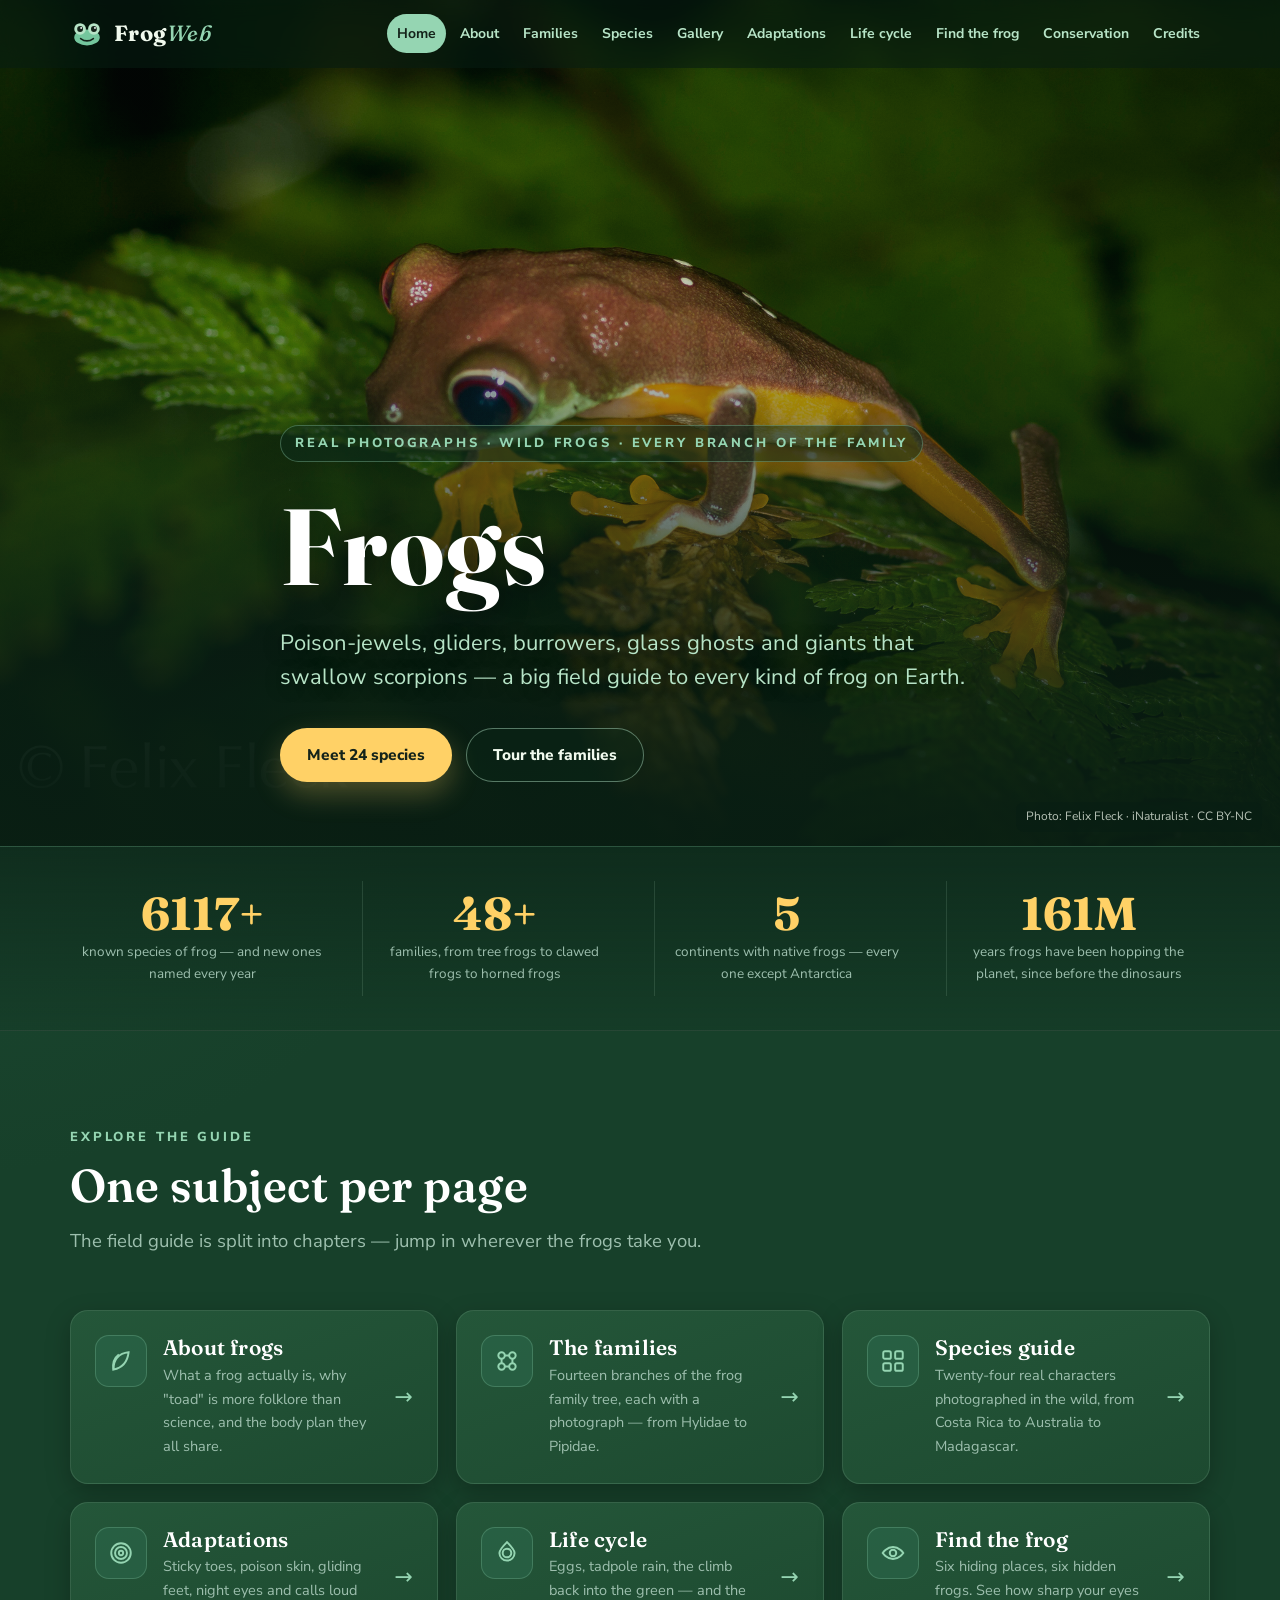
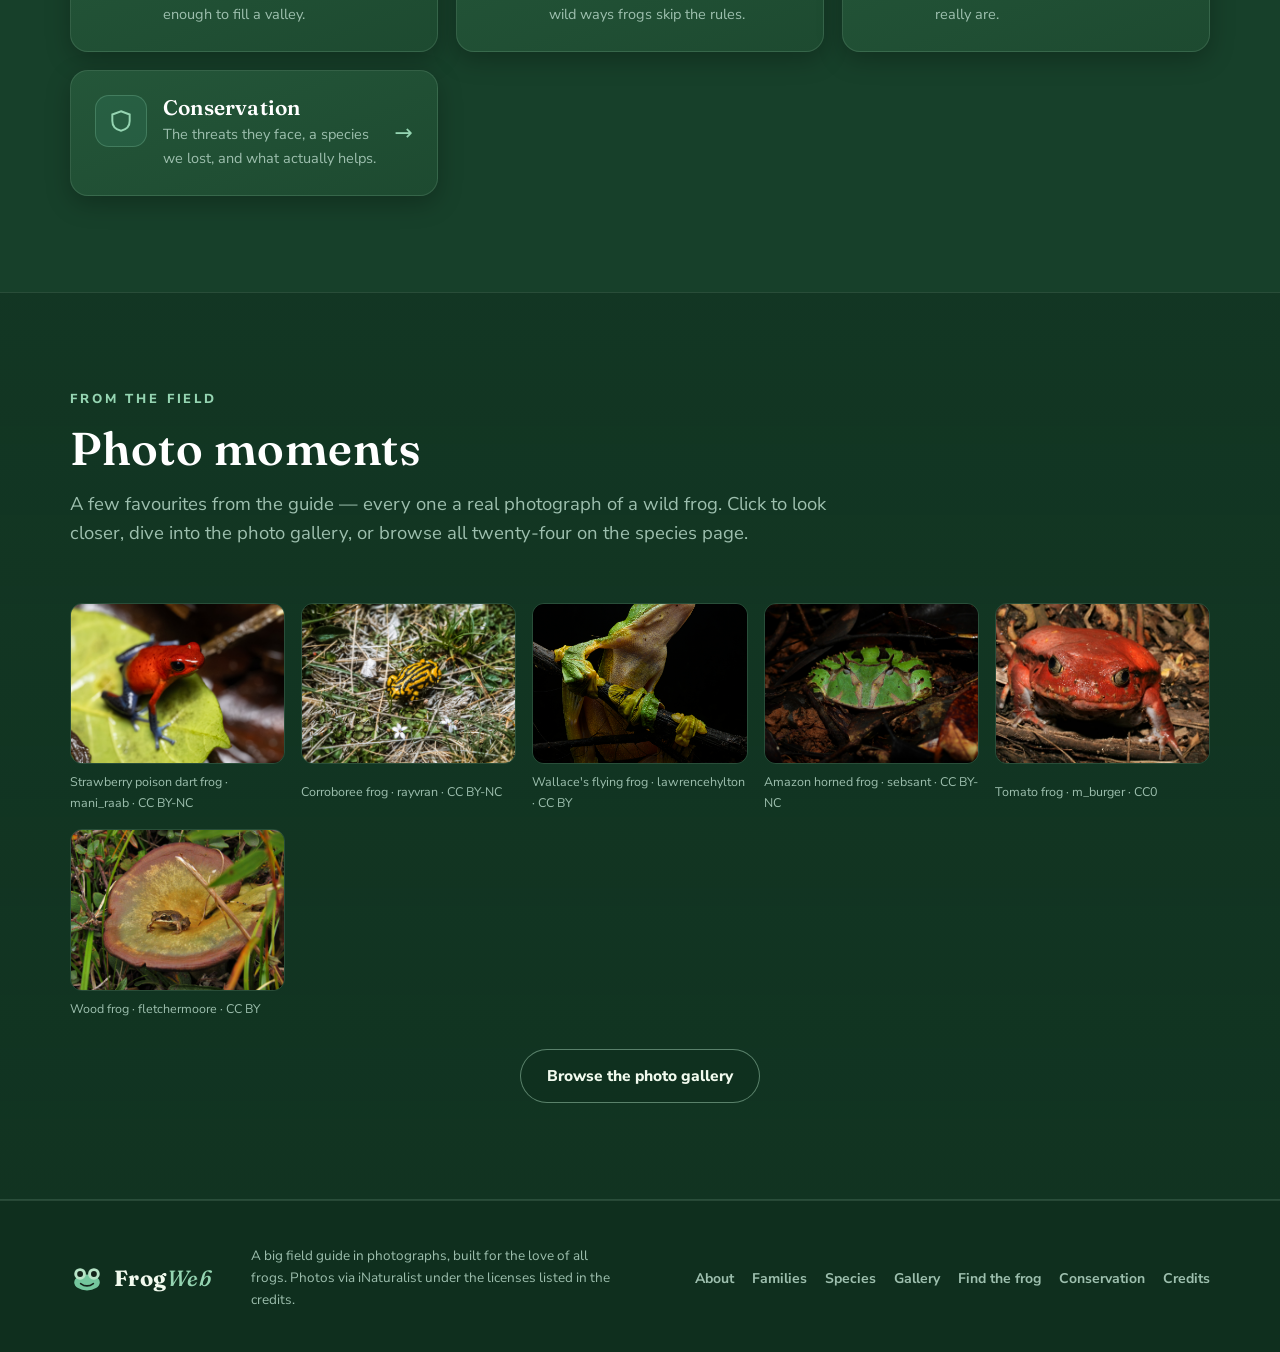
<file: index.html>
<!DOCTYPE html>
<html lang="en">
<head>
  <meta charset="UTF-8">
  <meta name="viewport" content="width=device-width, initial-scale=1.0">
  <title>FrogWeb · All Kinds of Frogs</title>
  <meta name="description" content="A big photographic field guide to frogs: real wild photos of 24 species from every branch of the family — tree frogs, poison dart frogs, glass frogs, toads, burrowers, gliders and giants.">
  <meta name="theme-color" content="#17402a">
  <meta property="og:title" content="FrogWeb · All Kinds of Frogs">
  <meta property="og:description" content="Poison-jewels, gliders, burrowers, glass ghosts and giants that swallow scorpions — a field guide to every kind of frog, in real photographs.">
  <meta property="og:type" content="website">
  <link rel="icon" href="data:image/svg+xml,%3Csvg xmlns='http://www.w3.org/2000/svg' viewBox='0 0 64 48'%3E%3Cellipse cx='32' cy='31' rx='24' ry='15' fill='%2374c69d'/%3E%3Ccircle cx='19' cy='15' r='11' fill='%23b7e4c7'/%3E%3Ccircle cx='45' cy='15' r='11' fill='%23b7e4c7'/%3E%3Ccircle cx='19' cy='15' r='5.5' fill='%2314231a'/%3E%3Ccircle cx='45' cy='15' r='5.5' fill='%2314231a'/%3E%3Cpath d='M20 33q12 9 24 0' fill='none' stroke='%2314231a' stroke-width='3' stroke-linecap='round'/%3E%3C/svg%3E">
  <link rel="preconnect" href="https://fonts.googleapis.com">
  <link rel="preconnect" href="https://fonts.gstatic.com" crossorigin>
  <link rel="stylesheet" href="https://fonts.googleapis.com/css2?family=Fraunces:ital,opsz,wght@0,9..144,500;0,9..144,600;0,9..144,700;1,9..144,500&family=Nunito+Sans:ital,wght@0,400;0,600;0,700;0,800;1,400&display=swap">
  <link rel="stylesheet" href="css/style.css">
</head>
<body data-page="home">
  <a class="skip-link" href="#main">Skip to content</a>

  <header class="site-header" id="top">
    <div class="container header-inner">
      <a class="brand" href="index.html" aria-label="FrogWeb home">
        <svg class="brand-mark" xmlns="http://www.w3.org/2000/svg" viewBox="0 0 64 48" aria-hidden="true">
          <ellipse cx="32" cy="31" rx="24" ry="15" fill="#74c69d"/>
          <circle cx="19" cy="15" r="11" fill="#b7e4c7"/>
          <circle cx="45" cy="15" r="11" fill="#b7e4c7"/>
          <circle cx="19" cy="15" r="5.5" fill="#14231a"/>
          <circle cx="45" cy="15" r="5.5" fill="#14231a"/>
          <circle cx="21" cy="13" r="1.8" fill="#fff"/>
          <circle cx="47" cy="13" r="1.8" fill="#fff"/>
          <path d="M20 33q12 9 24 0" fill="none" stroke="#14231a" stroke-width="3" stroke-linecap="round"/>
        </svg>
        <span class="brand-name">Frog<span class="brand-accent">Web</span></span>
      </a>
      <nav class="site-nav" id="site-nav" aria-label="Primary">
        <a href="index.html" data-nav="home">Home</a>
        <a href="about.html" data-nav="about">About</a>
        <a href="families.html" data-nav="families">Families</a>
        <a href="species.html" data-nav="species">Species</a>
        <a href="gallery.html" data-nav="gallery">Gallery</a>
        <a href="adaptations.html" data-nav="adaptations">Adaptations</a>
        <a href="lifecycle.html" data-nav="lifecycle">Life cycle</a>
        <a href="find.html" data-nav="find">Find the frog</a>
        <a href="conservation.html" data-nav="conservation">Conservation</a>
        <a href="credits.html" data-nav="credits">Credits</a>
      </nav>
      <button class="nav-toggle" aria-expanded="false" aria-controls="site-nav" aria-label="Open menu">
        <svg xmlns="http://www.w3.org/2000/svg" viewBox="0 0 24 24" aria-hidden="true"><path d="M4 7h16M4 12h16M4 17h16" stroke="currentColor" stroke-width="2" stroke-linecap="round"/></svg>
      </button>
    </div>
  </header>

  <main id="main">

    <!-- ============ HERO ============ -->
    <section class="hero" aria-label="Introduction">
      <img class="hero-media" src="images/hero-redeyed-treefrog.jpg" alt="A red-eyed tree frog perched on a fern frond in a Costa Rican rainforest at night" fetchpriority="high" decoding="async">
      <div class="hero-scrim" aria-hidden="true"></div>
      <div class="container hero-content">
        <p class="hero-kicker">Real photographs · wild frogs · every branch of the family</p>
        <h1 class="hero-title">Frogs</h1>
        <p class="hero-lede">Poison-jewels, gliders, burrowers, glass ghosts and giants that swallow scorpions — a big field guide to every kind of frog on Earth.</p>
        <div class="hero-actions">
          <a class="btn btn-primary" href="species.html">Meet 24 species</a>
          <a class="btn btn-ghost" href="families.html">Tour the families</a>
        </div>
      </div>
      <a class="hero-credit" href="https://www.inaturalist.org/photos/11671107" target="_blank" rel="noopener">Photo: Felix Fleck · iNaturalist · CC&nbsp;BY-NC</a>
    </section>

    <!-- ============ STATS ============ -->
    <section class="stats" aria-label="Frogs at a glance">
      <div class="container stats-grid">
        <div class="stat reveal">
          <span class="stat-num" data-count="7600" data-suffix="+">0</span>
          <span class="stat-label">known species of frog — and new ones named every year</span>
        </div>
        <div class="stat reveal">
          <span class="stat-num" data-count="60" data-suffix="+">0</span>
          <span class="stat-label">families, from tree frogs to clawed frogs to horned frogs</span>
        </div>
        <div class="stat reveal">
          <span class="stat-num" data-count="6">0</span>
          <span class="stat-label">continents with native frogs — every one except Antarctica</span>
        </div>
        <div class="stat reveal">
          <span class="stat-num" data-count="200" data-suffix="M">0</span>
          <span class="stat-label">years frogs have been hopping the planet, since before the dinosaurs</span>
        </div>
      </div>
    </section>

    <!-- ============ EXPLORE ============ -->
    <section class="section" id="explore">
      <div class="container">
        <div class="section-head reveal">
          <p class="overline">Explore the guide</p>
          <h2>One subject per page</h2>
          <p class="lede">The field guide is split into chapters — jump in wherever the frogs take you.</p>
        </div>

        <div class="explore-grid">
          <a class="explore-card reveal" href="about.html">
            <span class="explore-icon" aria-hidden="true">
              <svg xmlns="http://www.w3.org/2000/svg" viewBox="0 0 24 24" fill="none" stroke="currentColor" stroke-width="1.8"><path d="M5 20c0-9 5-15 14-16-1 9-5 14-14 16z"/><path d="M5 20C4 14 6 9 10 6"/></svg>
            </span>
            <span class="explore-body">
              <h3>About frogs</h3>
              <p>What a frog actually is, why "toad" is more folklore than science, and the body plan they all share.</p>
            </span>
            <span class="explore-arrow" aria-hidden="true">→</span>
          </a>

          <a class="explore-card reveal" href="families.html">
            <span class="explore-icon" aria-hidden="true">
              <svg xmlns="http://www.w3.org/2000/svg" viewBox="0 0 24 24" fill="none" stroke="currentColor" stroke-width="1.8"><circle cx="7" cy="7" r="3"/><circle cx="17" cy="7" r="3"/><circle cx="7" cy="17" r="3"/><circle cx="17" cy="17" r="3"/><path d="M10 7h4M7 10v4M17 10v4M10 17h4"/></svg>
            </span>
            <span class="explore-body">
              <h3>The families</h3>
              <p>Fourteen branches of the frog family tree, each with a photograph — from Hylidae to Pipidae.</p>
            </span>
            <span class="explore-arrow" aria-hidden="true">→</span>
          </a>

          <a class="explore-card reveal" href="species.html">
            <span class="explore-icon" aria-hidden="true">
              <svg xmlns="http://www.w3.org/2000/svg" viewBox="0 0 24 24" fill="none" stroke="currentColor" stroke-width="1.8"><rect x="3" y="3" width="7" height="7" rx="1.5"/><rect x="14" y="3" width="7" height="7" rx="1.5"/><rect x="3" y="14" width="7" height="7" rx="1.5"/><rect x="14" y="14" width="7" height="7" rx="1.5"/></svg>
            </span>
            <span class="explore-body">
              <h3>Species guide</h3>
              <p>Twenty-four real characters photographed in the wild, from Costa Rica to Australia to Madagascar.</p>
            </span>
            <span class="explore-arrow" aria-hidden="true">→</span>
          </a>

          <a class="explore-card reveal" href="adaptations.html">
            <span class="explore-icon" aria-hidden="true">
              <svg xmlns="http://www.w3.org/2000/svg" viewBox="0 0 24 24" fill="none" stroke="currentColor" stroke-width="1.8"><circle cx="12" cy="12" r="9"/><circle cx="12" cy="12" r="5.5"/><circle cx="12" cy="12" r="2"/></svg>
            </span>
            <span class="explore-body">
              <h3>Adaptations</h3>
              <p>Sticky toes, poison skin, gliding feet, night eyes and calls loud enough to fill a valley.</p>
            </span>
            <span class="explore-arrow" aria-hidden="true">→</span>
          </a>

          <a class="explore-card reveal" href="lifecycle.html">
            <span class="explore-icon" aria-hidden="true">
              <svg xmlns="http://www.w3.org/2000/svg" viewBox="0 0 24 24" fill="none" stroke="currentColor" stroke-width="1.8"><circle cx="12" cy="12" r="4"/><path d="M12 2c4 4 7 7 7 10a7 7 0 0 1-14 0c0-3 3-6 7-10z"/></svg>
            </span>
            <span class="explore-body">
              <h3>Life cycle</h3>
              <p>Eggs, tadpole rain, the climb back into the green — and the wild ways frogs skip the rules.</p>
            </span>
            <span class="explore-arrow" aria-hidden="true">→</span>
          </a>

          <a class="explore-card reveal" href="find.html">
            <span class="explore-icon" aria-hidden="true">
              <svg xmlns="http://www.w3.org/2000/svg" viewBox="0 0 24 24" fill="none" stroke="currentColor" stroke-width="1.8"><circle cx="12" cy="12" r="3"/><path d="M2.5 12S6 6.5 12 6.5 21.5 12 21.5 12 18 17.5 12 17.5 2.5 12 2.5 12z"/></svg>
            </span>
            <span class="explore-body">
              <h3>Find the frog</h3>
              <p>Six hiding places, six hidden frogs. See how sharp your eyes really are.</p>
            </span>
            <span class="explore-arrow" aria-hidden="true">→</span>
          </a>

          <a class="explore-card reveal" href="conservation.html">
            <span class="explore-icon" aria-hidden="true">
              <svg xmlns="http://www.w3.org/2000/svg" viewBox="0 0 24 24" fill="none" stroke="currentColor" stroke-width="1.8"><path d="M12 3l8 3v6c0 5-3.5 8-8 9-4.5-1-8-4-8-9V6l8-3z"/></svg>
            </span>
            <span class="explore-body">
              <h3>Conservation</h3>
              <p>The threats they face, a species we lost, and what actually helps.</p>
            </span>
            <span class="explore-arrow" aria-hidden="true">→</span>
          </a>
        </div>
      </div>
    </section>

    <!-- ============ PHOTO MOMENTS ============ -->
    <section class="section section-alt" id="moments">
      <div class="container">
        <div class="section-head reveal">
          <p class="overline">From the field</p>
          <h2>Photo moments</h2>
          <p class="lede">A few favourites from the guide — every one a real photograph of a wild frog. Click to look closer, dive into the photo gallery, or browse all twenty-four on the species page.</p>
        </div>

        <div class="gallery-grid reveal">
          <figure>
            <button class="lightbox-source" data-src="images/strawberry-poison-frog.jpg" data-title="Strawberry poison dart frog · Oophaga pumilio" data-credit="mani_raab · CC BY-NC · iNaturalist" data-credit-url="https://www.inaturalist.org/photos/625342215" aria-label="View larger photograph of the strawberry poison dart frog">
              <img src="images/strawberry-poison-frog.jpg" alt="A strawberry poison dart frog with a bright red body and blue legs resting on a green leaf" loading="lazy" decoding="async">
              <span class="zoom-hint" aria-hidden="true">
                <svg xmlns="http://www.w3.org/2000/svg" viewBox="0 0 24 24" fill="none" stroke="currentColor" stroke-width="2"><circle cx="10.5" cy="10.5" r="6.5"/><path d="M15.5 15.5 21 21"/></svg>
              </span>
            </button>
            <figcaption>Strawberry poison dart frog · mani_raab · CC&nbsp;BY-NC</figcaption>
          </figure>

          <figure>
            <button class="lightbox-source" data-src="images/corroboree-frog.jpg" data-title="Corroboree frog · Pseudophryne corroboree" data-credit="rayvran · CC BY-NC · iNaturalist" data-credit-url="https://www.inaturalist.org/photos/532823411" aria-label="View larger photograph of the corroboree frog">
              <img src="images/corroboree-frog.jpg" alt="A corroboree frog with bold yellow and black stripes sitting among grass and moss" loading="lazy" decoding="async">
              <span class="zoom-hint" aria-hidden="true">
                <svg xmlns="http://www.w3.org/2000/svg" viewBox="0 0 24 24" fill="none" stroke="currentColor" stroke-width="2"><circle cx="10.5" cy="10.5" r="6.5"/><path d="M15.5 15.5 21 21"/></svg>
              </span>
            </button>
            <figcaption>Corroboree frog · rayvran · CC&nbsp;BY-NC</figcaption>
          </figure>

          <figure>
            <button class="lightbox-source" data-src="images/wallaces-flying-frog.jpg" data-title="Wallace's flying frog · Rhacophorus nigropalmatus" data-credit="lawrencehylton · CC BY · iNaturalist" data-credit-url="https://www.inaturalist.org/photos/310231891" aria-label="View larger photograph of Wallace's flying frog">
              <img src="images/wallaces-flying-frog.jpg" alt="A bright green Wallace's flying frog gripping a dark branch, its black webbed feet wrapped around the bark" loading="lazy" decoding="async">
              <span class="zoom-hint" aria-hidden="true">
                <svg xmlns="http://www.w3.org/2000/svg" viewBox="0 0 24 24" fill="none" stroke="currentColor" stroke-width="2"><circle cx="10.5" cy="10.5" r="6.5"/><path d="M15.5 15.5 21 21"/></svg>
              </span>
            </button>
            <figcaption>Wallace's flying frog · lawrencehylton · CC&nbsp;BY</figcaption>
          </figure>

          <figure>
            <button class="lightbox-source" data-src="images/amazon-horned-frog.jpeg" data-title="Amazon horned frog · Ceratophrys cornuta" data-credit="sebsant · CC BY-NC · iNaturalist" data-credit-url="https://www.inaturalist.org/photos/114948996" aria-label="View larger photograph of the Amazon horned frog">
              <img src="images/amazon-horned-frog.jpeg" alt="A green Amazon horned frog with pointed eyelid horns resting on rainforest leaf litter" loading="lazy" decoding="async">
              <span class="zoom-hint" aria-hidden="true">
                <svg xmlns="http://www.w3.org/2000/svg" viewBox="0 0 24 24" fill="none" stroke="currentColor" stroke-width="2"><circle cx="10.5" cy="10.5" r="6.5"/><path d="M15.5 15.5 21 21"/></svg>
              </span>
            </button>
            <figcaption>Amazon horned frog · sebsant · CC&nbsp;BY-NC</figcaption>
          </figure>

          <figure>
            <button class="lightbox-source" data-src="images/tomato-frog.jpg" data-title="Tomato frog · Dyscophus antongilii" data-credit="m_burger · CC0 · iNaturalist" data-credit-url="https://www.inaturalist.org/photos/186311549" aria-label="View larger photograph of the tomato frog">
              <img src="images/tomato-frog.jpg" alt="A plump, bright orange-red tomato frog sitting on the forest floor among dry leaves" loading="lazy" decoding="async">
              <span class="zoom-hint" aria-hidden="true">
                <svg xmlns="http://www.w3.org/2000/svg" viewBox="0 0 24 24" fill="none" stroke="currentColor" stroke-width="2"><circle cx="10.5" cy="10.5" r="6.5"/><path d="M15.5 15.5 21 21"/></svg>
              </span>
            </button>
            <figcaption>Tomato frog · m_burger · CC0</figcaption>
          </figure>

          <figure>
            <button class="lightbox-source" data-src="images/wood-frog.jpeg" data-title="Wood frog · Lithobates sylvaticus" data-credit="fletchermoore · CC BY · iNaturalist" data-credit-url="https://www.inaturalist.org/photos/446317812" aria-label="View larger photograph of the wood frog">
              <img src="images/wood-frog.jpeg" alt="A brown wood frog with a dark eye stripe sitting inside the bowl of a large mushroom" loading="lazy" decoding="async">
              <span class="zoom-hint" aria-hidden="true">
                <svg xmlns="http://www.w3.org/2000/svg" viewBox="0 0 24 24" fill="none" stroke="currentColor" stroke-width="2"><circle cx="10.5" cy="10.5" r="6.5"/><path d="M15.5 15.5 21 21"/></svg>
              </span>
            </button>
            <figcaption>Wood frog · fletchermoore · CC&nbsp;BY</figcaption>
          </figure>
        </div>

        <p class="gallery-more reveal"><a class="btn btn-ghost" href="gallery.html">Browse the photo gallery</a></p>
      </div>
    </section>

  </main>

  <footer class="site-footer">
    <div class="container footer-inner">
      <a class="brand brand-footer" href="index.html">
        <svg class="brand-mark" xmlns="http://www.w3.org/2000/svg" viewBox="0 0 64 48" aria-hidden="true">
          <ellipse cx="32" cy="31" rx="24" ry="15" fill="#74c69d"/>
          <circle cx="19" cy="15" r="11" fill="#b7e4c7"/>
          <circle cx="45" cy="15" r="11" fill="#b7e4c7"/>
          <circle cx="19" cy="15" r="5.5" fill="#14231a"/>
          <circle cx="45" cy="15" r="5.5" fill="#14231a"/>
          <path d="M20 33q12 9 24 0" fill="none" stroke="#14231a" stroke-width="3" stroke-linecap="round"/>
        </svg>
        <span class="brand-name">Frog<span class="brand-accent">Web</span></span>
      </a>
      <p class="footer-note">A big field guide in photographs, built for the love of all frogs. Photos via iNaturalist under the licenses listed in the credits.</p>
      <nav class="footer-nav" aria-label="Footer">
        <a href="about.html">About</a>
        <a href="families.html">Families</a>
        <a href="species.html">Species</a>
        <a href="gallery.html">Gallery</a>
        <a href="find.html">Find the frog</a>
        <a href="conservation.html">Conservation</a>
        <a href="credits.html">Credits</a>
      </nav>
    </div>
  </footer>

  <script src="js/main.js"></script>
</body>
</html>
</file>
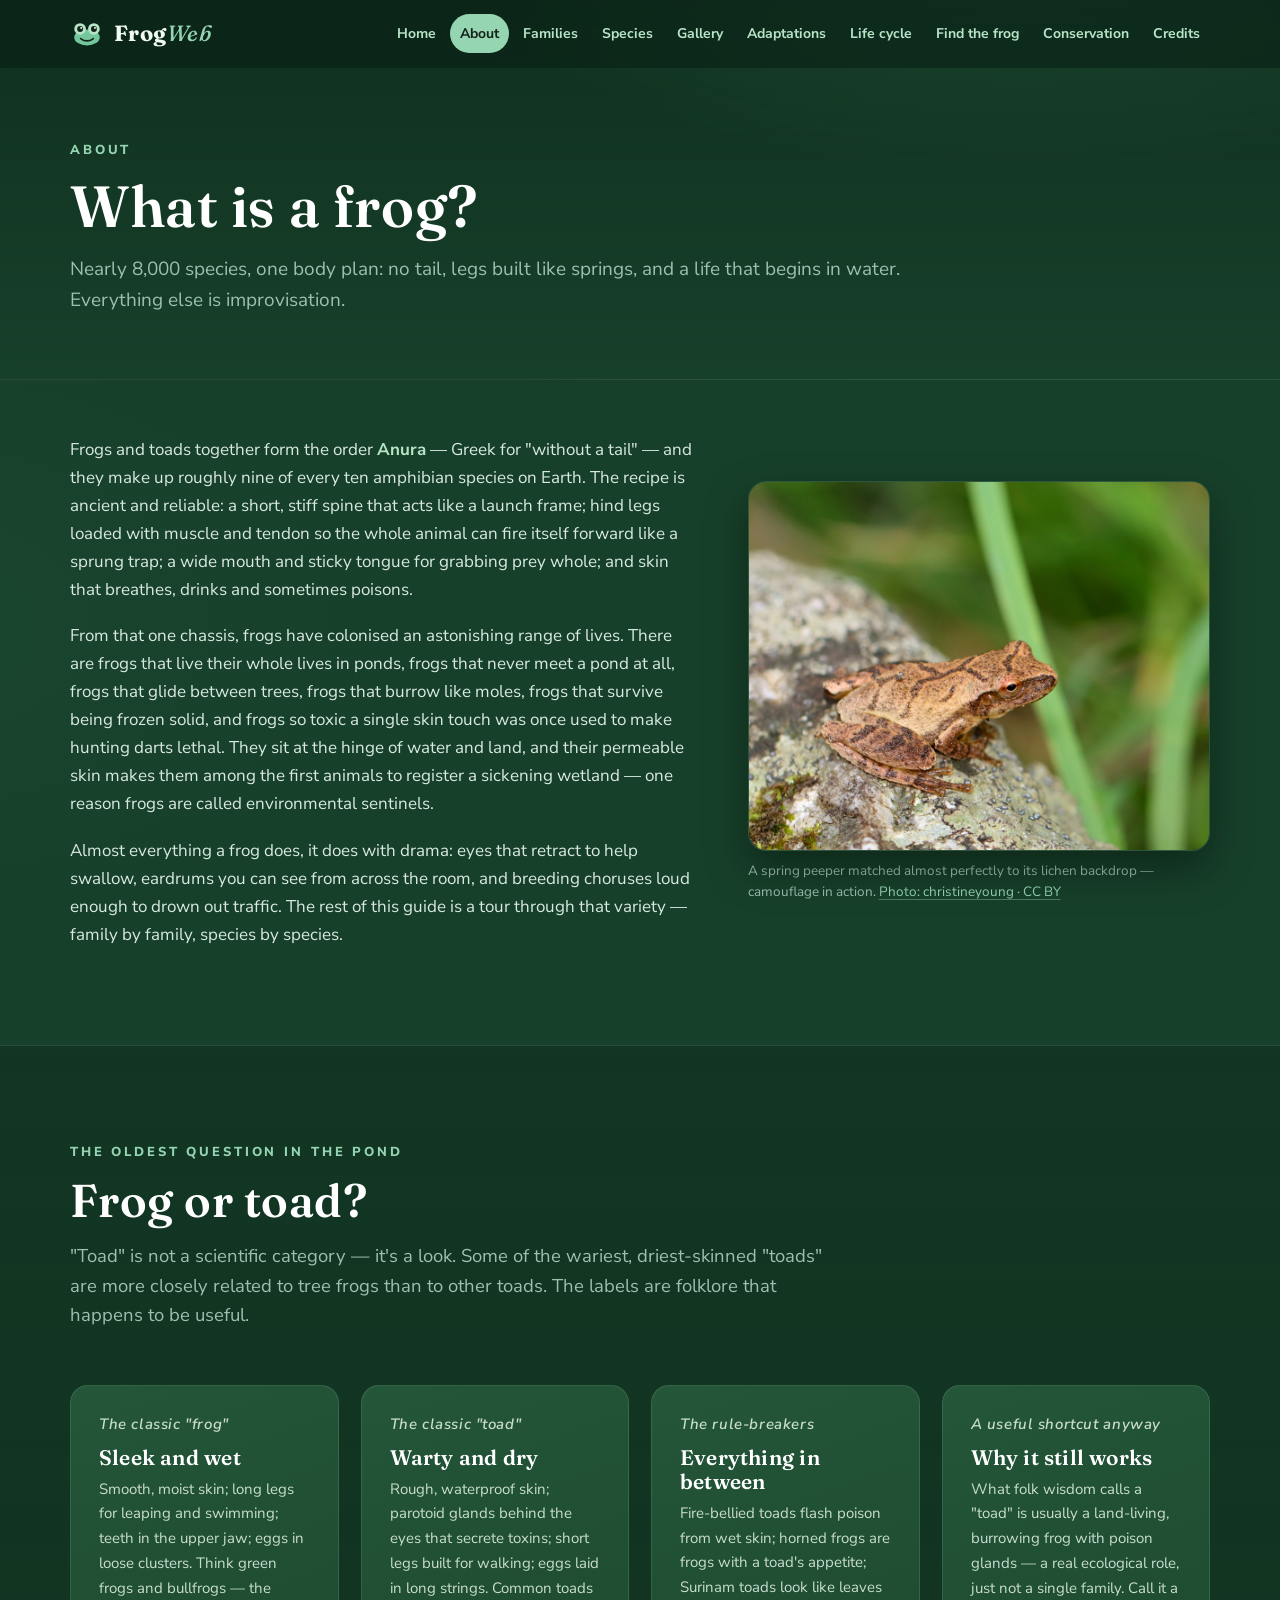
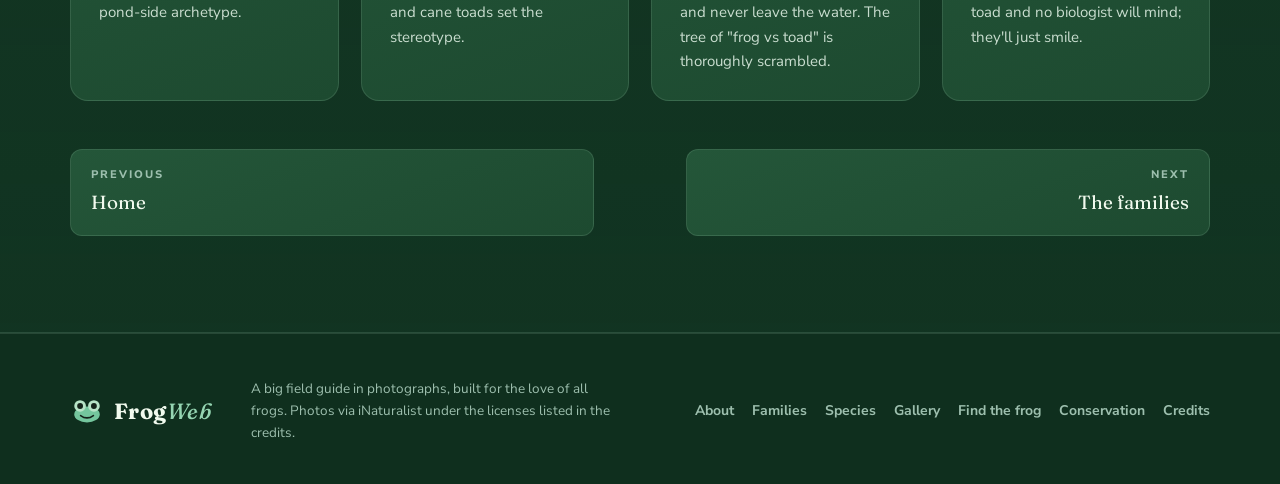
<file: about.html>
<!DOCTYPE html>
<html lang="en">
<head>
  <meta charset="UTF-8">
  <meta name="viewport" content="width=device-width, initial-scale=1.0">
  <title>About Frogs · FrogWeb</title>
  <meta name="description" content="What is a frog? The order Anura in plain words: no tail, jumping legs, a life that starts in water — and why the frog-versus-toad divide is folklore, not biology.">
  <meta name="theme-color" content="#17402a">
  <link rel="icon" href="data:image/svg+xml,%3Csvg xmlns='http://www.w3.org/2000/svg' viewBox='0 0 64 48'%3E%3Cellipse cx='32' cy='31' rx='24' ry='15' fill='%2374c69d'/%3E%3Ccircle cx='19' cy='15' r='11' fill='%23b7e4c7'/%3E%3Ccircle cx='45' cy='15' r='11' fill='%23b7e4c7'/%3E%3Ccircle cx='19' cy='15' r='5.5' fill='%2314231a'/%3E%3Ccircle cx='45' cy='15' r='5.5' fill='%2314231a'/%3E%3Cpath d='M20 33q12 9 24 0' fill='none' stroke='%2314231a' stroke-width='3' stroke-linecap='round'/%3E%3C/svg%3E">
  <link rel="preconnect" href="https://fonts.googleapis.com">
  <link rel="preconnect" href="https://fonts.gstatic.com" crossorigin>
  <link rel="stylesheet" href="https://fonts.googleapis.com/css2?family=Fraunces:ital,opsz,wght@0,9..144,500;0,9..144,600;0,9..144,700;1,9..144,500&family=Nunito+Sans:ital,wght@0,400;0,600;0,700;0,800;1,400&display=swap">
  <link rel="stylesheet" href="css/style.css">
</head>
<body data-page="about">
  <a class="skip-link" href="#main">Skip to content</a>

  <header class="site-header" id="top">
    <div class="container header-inner">
      <a class="brand" href="index.html" aria-label="FrogWeb home">
        <svg class="brand-mark" xmlns="http://www.w3.org/2000/svg" viewBox="0 0 64 48" aria-hidden="true">
          <ellipse cx="32" cy="31" rx="24" ry="15" fill="#74c69d"/>
          <circle cx="19" cy="15" r="11" fill="#b7e4c7"/>
          <circle cx="45" cy="15" r="11" fill="#b7e4c7"/>
          <circle cx="19" cy="15" r="5.5" fill="#14231a"/>
          <circle cx="45" cy="15" r="5.5" fill="#14231a"/>
          <circle cx="21" cy="13" r="1.8" fill="#fff"/>
          <circle cx="47" cy="13" r="1.8" fill="#fff"/>
          <path d="M20 33q12 9 24 0" fill="none" stroke="#14231a" stroke-width="3" stroke-linecap="round"/>
        </svg>
        <span class="brand-name">Frog<span class="brand-accent">Web</span></span>
      </a>
      <nav class="site-nav" id="site-nav" aria-label="Primary">
        <a href="index.html" data-nav="home">Home</a>
        <a href="about.html" data-nav="about">About</a>
        <a href="families.html" data-nav="families">Families</a>
        <a href="species.html" data-nav="species">Species</a>
        <a href="gallery.html" data-nav="gallery">Gallery</a>
        <a href="adaptations.html" data-nav="adaptations">Adaptations</a>
        <a href="lifecycle.html" data-nav="lifecycle">Life cycle</a>
        <a href="find.html" data-nav="find">Find the frog</a>
        <a href="conservation.html" data-nav="conservation">Conservation</a>
        <a href="credits.html" data-nav="credits">Credits</a>
      </nav>
      <button class="nav-toggle" aria-expanded="false" aria-controls="site-nav" aria-label="Open menu">
        <svg xmlns="http://www.w3.org/2000/svg" viewBox="0 0 24 24" aria-hidden="true"><path d="M4 7h16M4 12h16M4 17h16" stroke="currentColor" stroke-width="2" stroke-linecap="round"/></svg>
      </button>
    </div>
  </header>

  <main id="main">

    <section class="page-hero" aria-label="Page introduction">
      <div class="container">
        <p class="overline">About</p>
        <h1>What is a frog?</h1>
        <p class="lede">Nearly 8,000 species, one body plan: no tail, legs built like springs, and a life that begins in water. Everything else is improvisation.</p>
      </div>
    </section>

    <section class="section">
      <div class="container">
        <div class="about-grid">
          <div class="about-copy reveal">
            <p>Frogs and toads together form the order <strong>Anura</strong> — Greek for "without a tail" — and they make up roughly nine of every ten amphibian species on Earth. The recipe is ancient and reliable: a short, stiff spine that acts like a launch frame; hind legs loaded with muscle and tendon so the whole animal can fire itself forward like a sprung trap; a wide mouth and sticky tongue for grabbing prey whole; and skin that breathes, drinks and sometimes poisons.</p>
            <p>From that one chassis, frogs have colonised an astonishing range of lives. There are frogs that live their whole lives in ponds, frogs that never meet a pond at all, frogs that glide between trees, frogs that burrow like moles, frogs that survive being frozen solid, and frogs so toxic a single skin touch was once used to make hunting darts lethal. They sit at the hinge of water and land, and their permeable skin makes them among the first animals to register a sickening wetland — one reason frogs are called environmental sentinels.</p>
            <p>Almost everything a frog does, it does with drama: eyes that retract to help swallow, eardrums you can see from across the room, and breeding choruses loud enough to drown out traffic. The rest of this guide is a tour through that variety — family by family, species by species.</p>
          </div>
          <figure class="about-figure reveal">
            <button class="lightbox-source" data-src="images/spring-peeper-lichen.jpg" data-title="Spring peeper, Sharon, Connecticut" data-credit="christineyoung · CC BY · iNaturalist" data-credit-url="https://www.inaturalist.org/photos/208482353" aria-label="View larger photograph of a spring peeper on lichen">
              <img src="images/spring-peeper-lichen.jpg" alt="A brown spring peeper sitting on a lichen-covered rock, its mottled skin almost perfectly matching the lichen" loading="lazy" decoding="async">
              <span class="zoom-hint" aria-hidden="true">
                <svg xmlns="http://www.w3.org/2000/svg" viewBox="0 0 24 24" fill="none" stroke="currentColor" stroke-width="2"><circle cx="10.5" cy="10.5" r="6.5"/><path d="M15.5 15.5 21 21"/></svg>
              </span>
            </button>
            <figcaption>A spring peeper matched almost perfectly to its lichen backdrop — camouflage in action. <a href="https://www.inaturalist.org/photos/208482353" target="_blank" rel="noopener">Photo: christineyoung · CC&nbsp;BY</a></figcaption>
          </figure>
        </div>
      </div>
    </section>

    <section class="section section-alt">
      <div class="container">
        <div class="section-head reveal">
          <p class="overline">The oldest question in the pond</p>
          <h2>Frog or toad?</h2>
          <p class="lede">"Toad" is not a scientific category — it's a look. Some of the wariest, driest-skinned "toads" are more closely related to tree frogs than to other toads. The labels are folklore that happens to be useful.</p>
        </div>

        <div class="family-grid">
          <article class="family-card reveal">
            <p class="family-sci">The classic "frog"</p>
            <h3>Sleek and wet</h3>
            <p>Smooth, moist skin; long legs for leaping and swimming; teeth in the upper jaw; eggs in loose clusters. Think green frogs and bullfrogs — the pond-side archetype.</p>
          </article>
          <article class="family-card reveal">
            <p class="family-sci">The classic "toad"</p>
            <h3>Warty and dry</h3>
            <p>Rough, waterproof skin; parotoid glands behind the eyes that secrete toxins; short legs built for walking; eggs laid in long strings. Common toads and cane toads set the stereotype.</p>
          </article>
          <article class="family-card reveal">
            <p class="family-sci">The rule-breakers</p>
            <h3>Everything in between</h3>
            <p>Fire-bellied toads flash poison from wet skin; horned frogs are frogs with a toad's appetite; Surinam toads look like leaves and never leave the water. The tree of "frog vs toad" is thoroughly scrambled.</p>
          </article>
          <article class="family-card reveal">
            <p class="family-sci">A useful shortcut anyway</p>
            <h3>Why it still works</h3>
            <p>What folk wisdom calls a "toad" is usually a land-living, burrowing frog with poison glands — a real ecological role, just not a single family. Call it a toad and no biologist will mind; they'll just smile.</p>
          </article>
        </div>

        <nav class="page-pager reveal" aria-label="Page navigation">
          <a href="index.html"><span class="pager-dir">Previous</span><span class="pager-title">Home</span></a>
          <a class="next" href="families.html"><span class="pager-dir">Next</span><span class="pager-title">The families</span></a>
        </nav>
      </div>
    </section>

  </main>

  <footer class="site-footer">
    <div class="container footer-inner">
      <a class="brand brand-footer" href="index.html">
        <svg class="brand-mark" xmlns="http://www.w3.org/2000/svg" viewBox="0 0 64 48" aria-hidden="true">
          <ellipse cx="32" cy="31" rx="24" ry="15" fill="#74c69d"/>
          <circle cx="19" cy="15" r="11" fill="#b7e4c7"/>
          <circle cx="45" cy="15" r="11" fill="#b7e4c7"/>
          <circle cx="19" cy="15" r="5.5" fill="#14231a"/>
          <circle cx="45" cy="15" r="5.5" fill="#14231a"/>
          <path d="M20 33q12 9 24 0" fill="none" stroke="#14231a" stroke-width="3" stroke-linecap="round"/>
        </svg>
        <span class="brand-name">Frog<span class="brand-accent">Web</span></span>
      </a>
      <p class="footer-note">A big field guide in photographs, built for the love of all frogs. Photos via iNaturalist under the licenses listed in the credits.</p>
      <nav class="footer-nav" aria-label="Footer">
        <a href="about.html">About</a>
        <a href="families.html">Families</a>
        <a href="species.html">Species</a>
        <a href="gallery.html">Gallery</a>
        <a href="find.html">Find the frog</a>
        <a href="conservation.html">Conservation</a>
        <a href="credits.html">Credits</a>
      </nav>
    </div>
  </footer>

  <script src="js/main.js"></script>
</body>
</html>
</file>
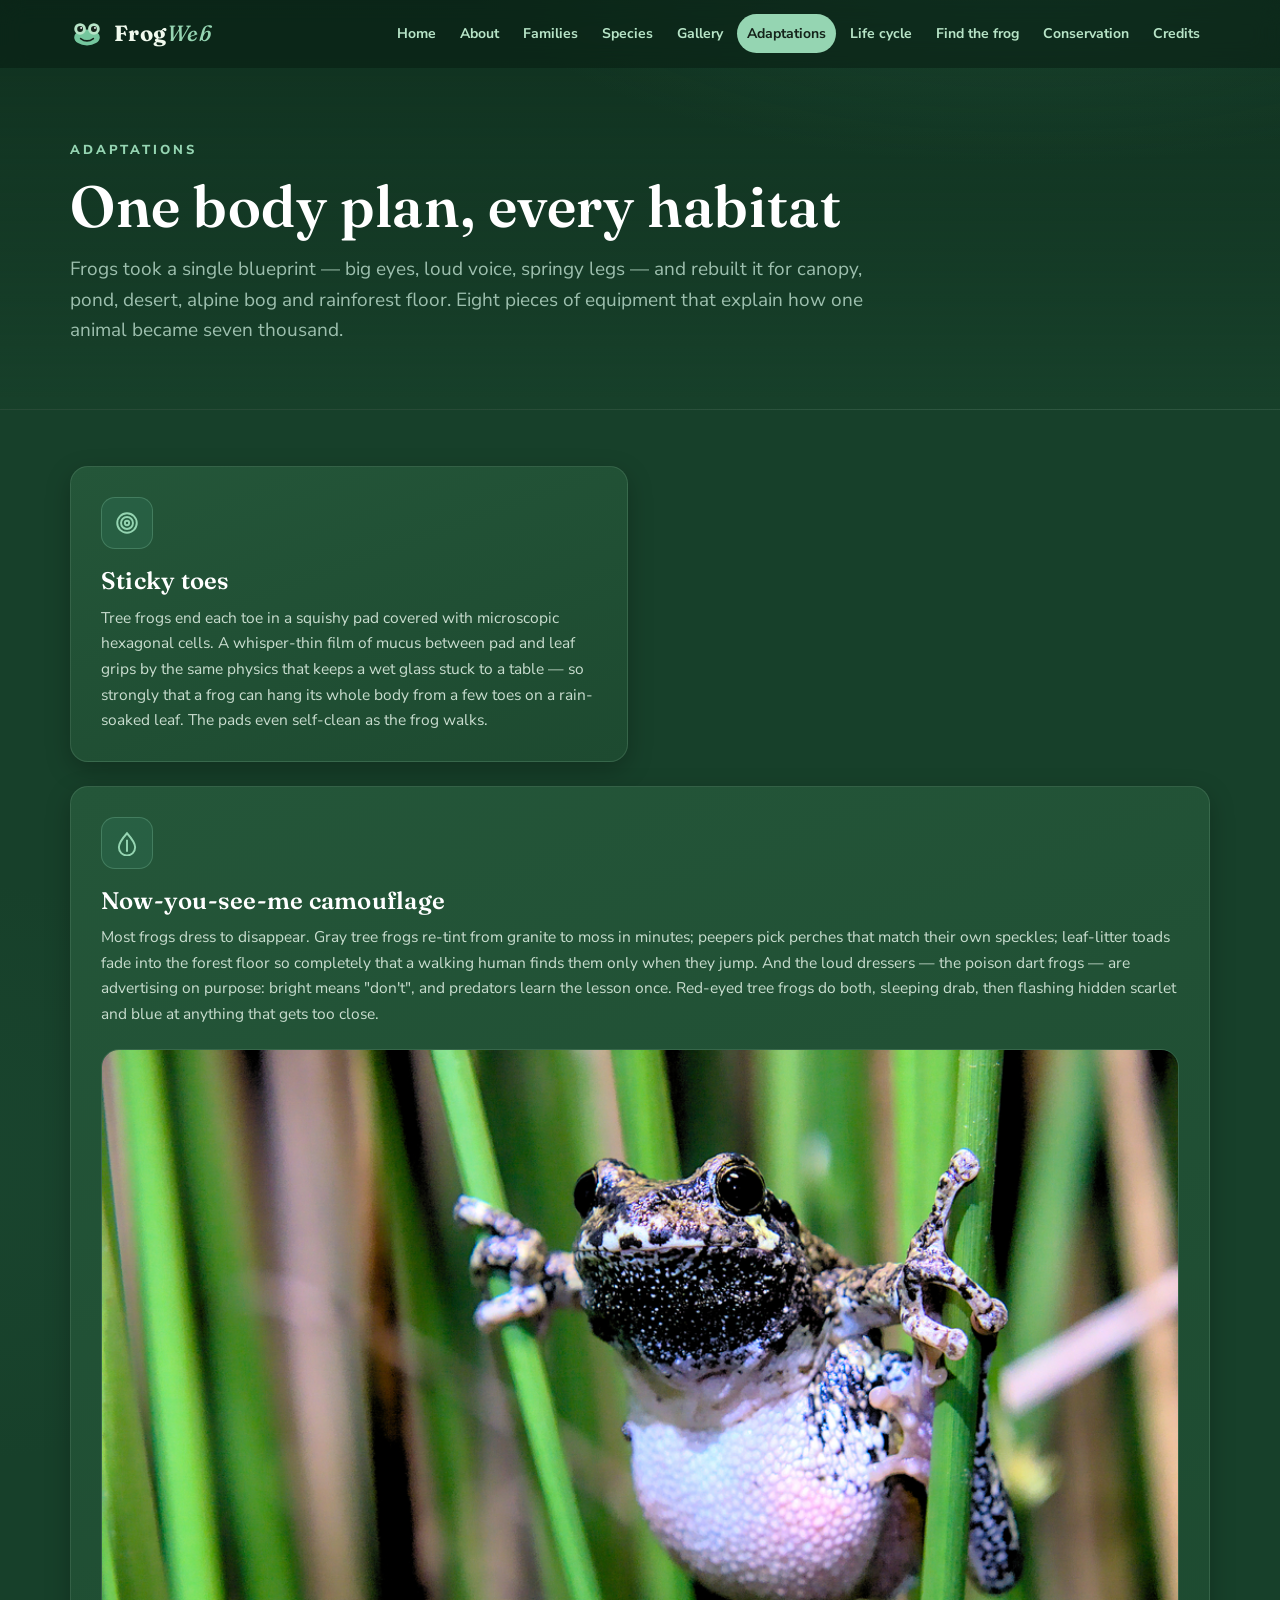
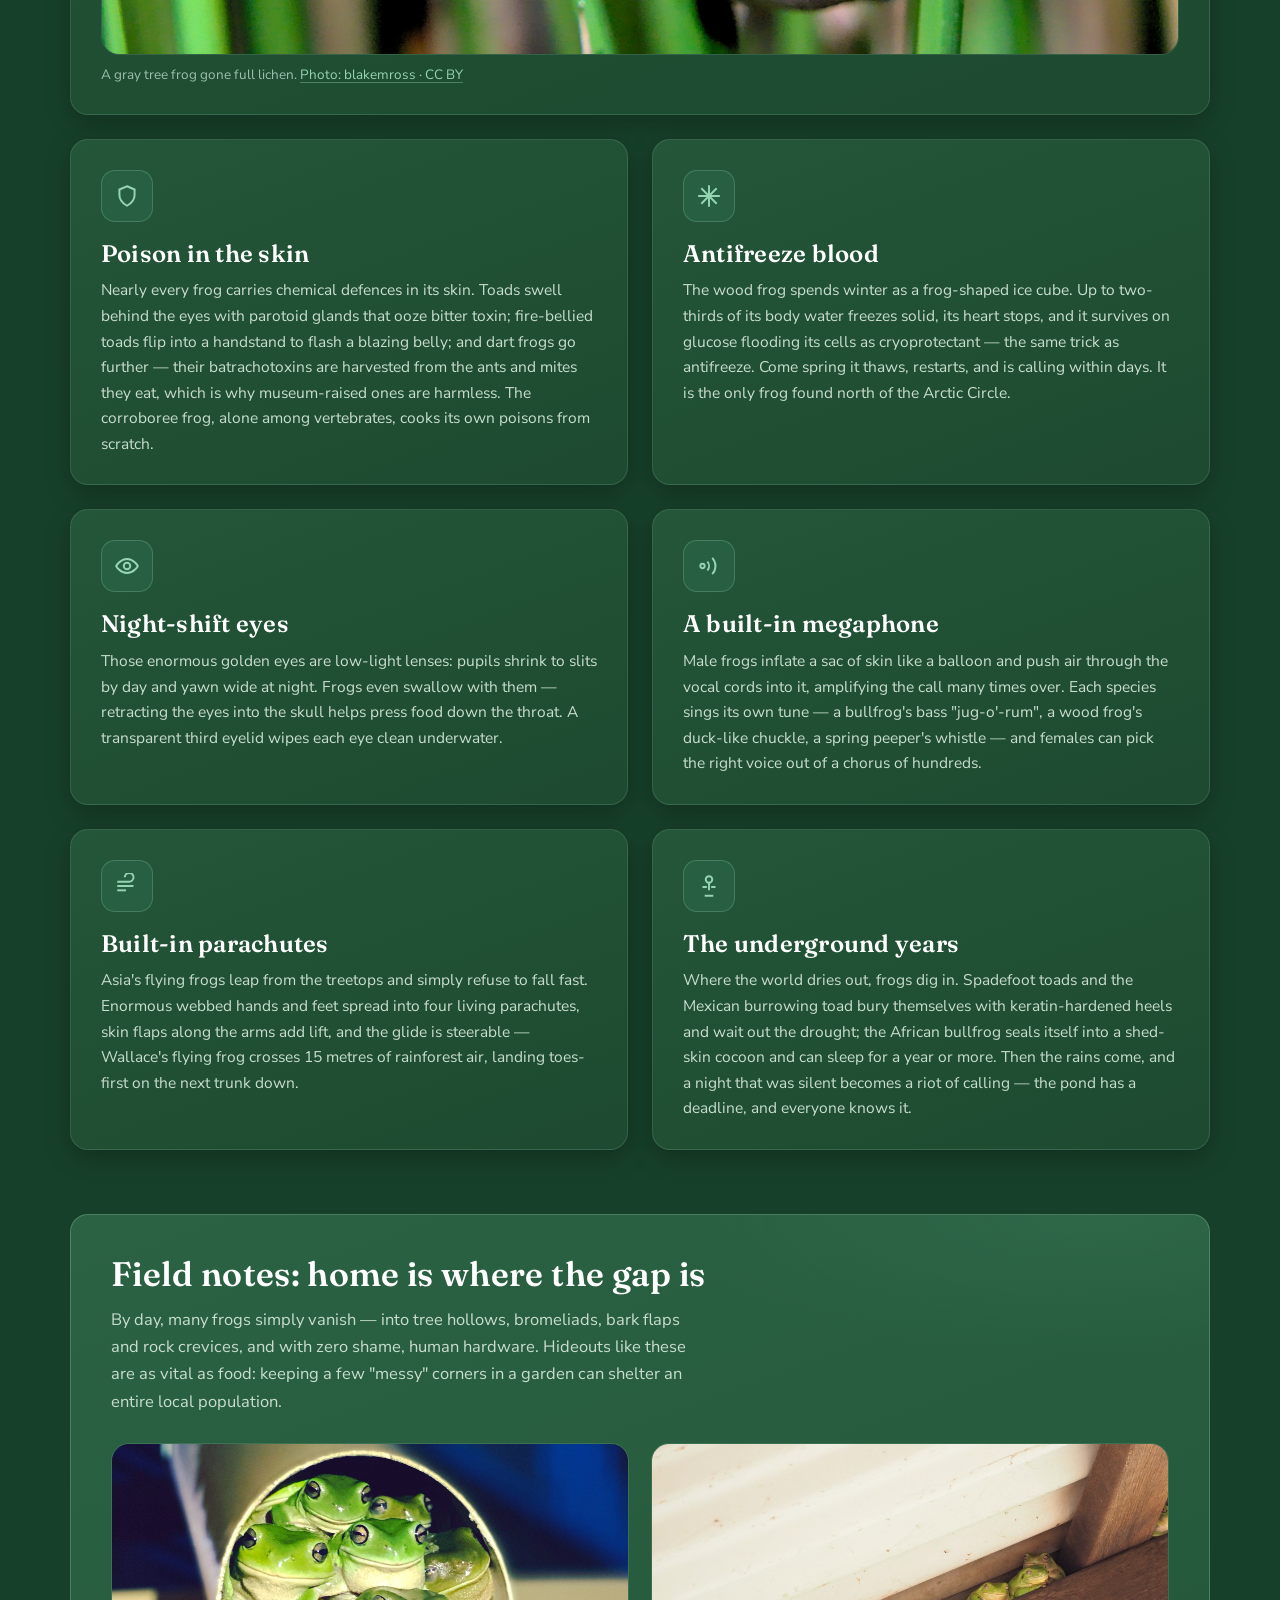
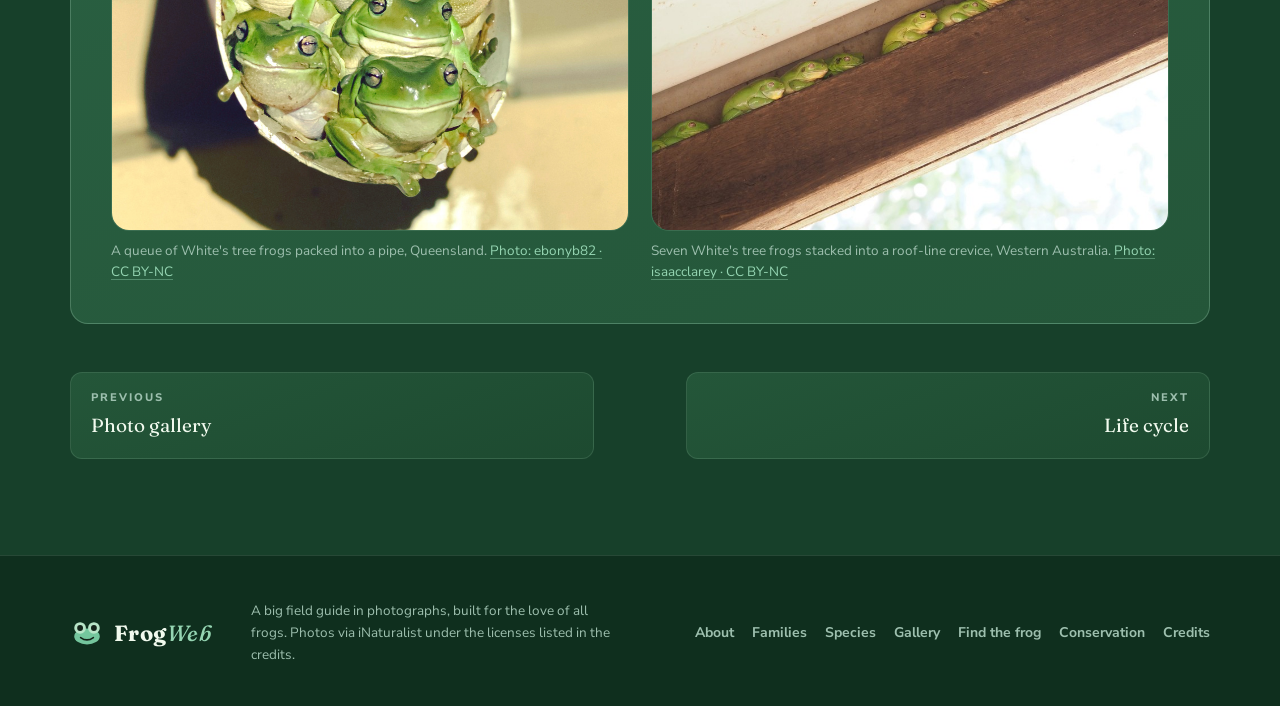
<file: adaptations.html>
<!DOCTYPE html>
<html lang="en">
<head>
  <meta charset="UTF-8">
  <meta name="viewport" content="width=device-width, initial-scale=1.0">
  <title>Adaptations · FrogWeb</title>
  <meta name="description" content="How frogs conquered the world: sticky toe pads, poison skin, antifreeze blood, gliding feet, digging spades, night eyes and a vocal sac that works like a megaphone.">
  <meta name="theme-color" content="#17402a">
  <link rel="icon" href="data:image/svg+xml,%3Csvg xmlns='http://www.w3.org/2000/svg' viewBox='0 0 64 48'%3E%3Cellipse cx='32' cy='31' rx='24' ry='15' fill='%2374c69d'/%3E%3Ccircle cx='19' cy='15' r='11' fill='%23b7e4c7'/%3E%3Ccircle cx='45' cy='15' r='11' fill='%23b7e4c7'/%3E%3Ccircle cx='19' cy='15' r='5.5' fill='%2314231a'/%3E%3Ccircle cx='45' cy='15' r='5.5' fill='%2314231a'/%3E%3Cpath d='M20 33q12 9 24 0' fill='none' stroke='%2314231a' stroke-width='3' stroke-linecap='round'/%3E%3C/svg%3E">
  <link rel="preconnect" href="https://fonts.googleapis.com">
  <link rel="preconnect" href="https://fonts.gstatic.com" crossorigin>
  <link rel="stylesheet" href="https://fonts.googleapis.com/css2?family=Fraunces:ital,opsz,wght@0,9..144,500;0,9..144,600;0,9..144,700;1,9..144,500&family=Nunito+Sans:ital,wght@0,400;0,600;0,700;0,800;1,400&display=swap">
  <link rel="stylesheet" href="css/style.css">
</head>
<body data-page="adaptations">
  <a class="skip-link" href="#main">Skip to content</a>

  <header class="site-header" id="top">
    <div class="container header-inner">
      <a class="brand" href="index.html" aria-label="FrogWeb home">
        <svg class="brand-mark" xmlns="http://www.w3.org/2000/svg" viewBox="0 0 64 48" aria-hidden="true">
          <ellipse cx="32" cy="31" rx="24" ry="15" fill="#74c69d"/>
          <circle cx="19" cy="15" r="11" fill="#b7e4c7"/>
          <circle cx="45" cy="15" r="11" fill="#b7e4c7"/>
          <circle cx="19" cy="15" r="5.5" fill="#14231a"/>
          <circle cx="45" cy="15" r="5.5" fill="#14231a"/>
          <circle cx="21" cy="13" r="1.8" fill="#fff"/>
          <circle cx="47" cy="13" r="1.8" fill="#fff"/>
          <path d="M20 33q12 9 24 0" fill="none" stroke="#14231a" stroke-width="3" stroke-linecap="round"/>
        </svg>
        <span class="brand-name">Frog<span class="brand-accent">Web</span></span>
      </a>
      <nav class="site-nav" id="site-nav" aria-label="Primary">
        <a href="index.html" data-nav="home">Home</a>
        <a href="about.html" data-nav="about">About</a>
        <a href="families.html" data-nav="families">Families</a>
        <a href="species.html" data-nav="species">Species</a>
        <a href="gallery.html" data-nav="gallery">Gallery</a>
        <a href="adaptations.html" data-nav="adaptations">Adaptations</a>
        <a href="lifecycle.html" data-nav="lifecycle">Life cycle</a>
        <a href="find.html" data-nav="find">Find the frog</a>
        <a href="conservation.html" data-nav="conservation">Conservation</a>
        <a href="credits.html" data-nav="credits">Credits</a>
      </nav>
      <button class="nav-toggle" aria-expanded="false" aria-controls="site-nav" aria-label="Open menu">
        <svg xmlns="http://www.w3.org/2000/svg" viewBox="0 0 24 24" aria-hidden="true"><path d="M4 7h16M4 12h16M4 17h16" stroke="currentColor" stroke-width="2" stroke-linecap="round"/></svg>
      </button>
    </div>
  </header>

  <main id="main">

    <section class="page-hero" aria-label="Page introduction">
      <div class="container">
        <p class="overline">Adaptations</p>
        <h1>One body plan, every habitat</h1>
        <p class="lede">Frogs took a single blueprint — big eyes, loud voice, springy legs — and rebuilt it for canopy, pond, desert, alpine bog and rainforest floor. Eight pieces of equipment that explain how one animal became seven thousand.</p>
      </div>
    </section>

    <section class="section">
      <div class="container">
        <div class="feature-grid">
          <article class="feature reveal">
            <div class="feature-icon" aria-hidden="true">
              <svg xmlns="http://www.w3.org/2000/svg" viewBox="0 0 24 24" fill="none" stroke="currentColor" stroke-width="1.8"><circle cx="12" cy="12" r="9"/><circle cx="12" cy="12" r="5.5"/><circle cx="12" cy="12" r="2"/></svg>
            </div>
            <h3>Sticky toes</h3>
            <p>Tree frogs end each toe in a squishy pad covered with microscopic hexagonal cells. A whisper-thin film of mucus between pad and leaf grips by the same physics that keeps a wet glass stuck to a table — so strongly that a frog can hang its whole body from a few toes on a rain-soaked leaf. The pads even self-clean as the frog walks.</p>
          </article>

          <article class="feature feature-wide reveal">
            <div class="feature-icon" aria-hidden="true">
              <svg xmlns="http://www.w3.org/2000/svg" viewBox="0 0 24 24" fill="none" stroke="currentColor" stroke-width="1.8"><path d="M12 3C7.5 8 4.5 12 4.5 16a7.5 7.5 0 0 0 15 0C19.5 12 16.5 8 12 3z"/><path d="M12 9v11"/></svg>
            </div>
            <h3>Now-you-see-me camouflage</h3>
            <p>Most frogs dress to disappear. Gray tree frogs re-tint from granite to moss in minutes; peepers pick perches that match their own speckles; leaf-litter toads fade into the forest floor so completely that a walking human finds them only when they jump. And the loud dressers — the poison dart frogs — are advertising on purpose: bright means "don't", and predators learn the lesson once. Red-eyed tree frogs do both, sleeping drab, then flashing hidden scarlet and blue at anything that gets too close.</p>
            <figure class="feature-figure">
              <button class="lightbox-source" data-src="images/gray-treefrog-camouflage.jpg" data-title="Gray tree frog in full camouflage · New Brunswick, Canada" data-credit="blakemross · CC BY · iNaturalist" data-credit-url="https://www.inaturalist.org/photos/135618068" aria-label="View larger photograph of the camouflaged gray tree frog">
                <img src="images/gray-treefrog-camouflage.jpg" alt="A gray tree frog with black-and-white mottled camouflage clinging to plant stems" loading="lazy" decoding="async">
                <span class="zoom-hint" aria-hidden="true">
                  <svg xmlns="http://www.w3.org/2000/svg" viewBox="0 0 24 24" fill="none" stroke="currentColor" stroke-width="2"><circle cx="10.5" cy="10.5" r="6.5"/><path d="M15.5 15.5 21 21"/></svg>
                </span>
              </button>
              <figcaption>A gray tree frog gone full lichen. <a href="https://www.inaturalist.org/photos/135618068" target="_blank" rel="noopener">Photo: blakemross · CC&nbsp;BY</a></figcaption>
            </figure>
          </article>

          <article class="feature reveal">
            <div class="feature-icon" aria-hidden="true">
              <svg xmlns="http://www.w3.org/2000/svg" viewBox="0 0 24 24" fill="none" stroke="currentColor" stroke-width="1.8"><path d="M12 3l7 3v5c0 5-3.5 8-7 10-3.5-2-7-5-7-10V6l7-3z"/></svg>
            </div>
            <h3>Poison in the skin</h3>
            <p>Nearly every frog carries chemical defences in its skin. Toads swell behind the eyes with parotoid glands that ooze bitter toxin; fire-bellied toads flip into a handstand to flash a blazing belly; and dart frogs go further — their batrachotoxins are harvested from the ants and mites they eat, which is why museum-raised ones are harmless. The corroboree frog, alone among vertebrates, cooks its own poisons from scratch.</p>
          </article>

          <article class="feature reveal">
            <div class="feature-icon" aria-hidden="true">
              <svg xmlns="http://www.w3.org/2000/svg" viewBox="0 0 24 24" fill="none" stroke="currentColor" stroke-width="1.8"><path d="M12 2v20M2 12h20M4.9 4.9l14.2 14.2M19.1 4.9L4.9 19.1"/></svg>
            </div>
            <h3>Antifreeze blood</h3>
            <p>The wood frog spends winter as a frog-shaped ice cube. Up to two-thirds of its body water freezes solid, its heart stops, and it survives on glucose flooding its cells as cryoprotectant — the same trick as antifreeze. Come spring it thaws, restarts, and is calling within days. It is the only frog found north of the Arctic Circle.</p>
          </article>

          <article class="feature reveal">
            <div class="feature-icon" aria-hidden="true">
              <svg xmlns="http://www.w3.org/2000/svg" viewBox="0 0 24 24" fill="none" stroke="currentColor" stroke-width="1.8"><path d="M2 12s3.5-6.5 10-6.5S22 12 22 12s-3.5 6.5-10 6.5S2 12 2 12z"/><circle cx="12" cy="12" r="3"/></svg>
            </div>
            <h3>Night-shift eyes</h3>
            <p>Those enormous golden eyes are low-light lenses: pupils shrink to slits by day and yawn wide at night. Frogs even swallow with them — retracting the eyes into the skull helps press food down the throat. A transparent third eyelid wipes each eye clean underwater.</p>
          </article>

          <article class="feature reveal">
            <div class="feature-icon" aria-hidden="true">
              <svg xmlns="http://www.w3.org/2000/svg" viewBox="0 0 24 24" fill="none" stroke="currentColor" stroke-width="1.8"><circle cx="6" cy="12" r="2"/><path d="M10.5 8a6 6 0 0 1 0 8"/><path d="M15 4.5a11 11 0 0 1 0 15"/></svg>
            </div>
            <h3>A built-in megaphone</h3>
            <p>Male frogs inflate a sac of skin like a balloon and push air through the vocal cords into it, amplifying the call many times over. Each species sings its own tune — a bullfrog's bass "jug-o'-rum", a wood frog's duck-like chuckle, a spring peeper's whistle — and females can pick the right voice out of a chorus of hundreds.</p>
          </article>

          <article class="feature reveal">
            <div class="feature-icon" aria-hidden="true">
              <svg xmlns="http://www.w3.org/2000/svg" viewBox="0 0 24 24" fill="none" stroke="currentColor" stroke-width="1.8"><path d="M3 8h11a4 4 0 1 0-4-4"/><path d="M3 12h15"/><path d="M3 16h8"/></svg>
            </div>
            <h3>Built-in parachutes</h3>
            <p>Asia's flying frogs leap from the treetops and simply refuse to fall fast. Enormous webbed hands and feet spread into four living parachutes, skin flaps along the arms add lift, and the glide is steerable — Wallace's flying frog crosses 15 metres of rainforest air, landing toes-first on the next trunk down.</p>
          </article>

          <article class="feature reveal">
            <div class="feature-icon" aria-hidden="true">
              <svg xmlns="http://www.w3.org/2000/svg" viewBox="0 0 24 24" fill="none" stroke="currentColor" stroke-width="1.8"><circle cx="12" cy="6" r="3"/><path d="M12 9v7"/><path d="M8 21h8"/><path d="M6 13h4M14 13h4"/></svg>
            </div>
            <h3>The underground years</h3>
            <p>Where the world dries out, frogs dig in. Spadefoot toads and the Mexican burrowing toad bury themselves with keratin-hardened heels and wait out the drought; the African bullfrog seals itself into a shed-skin cocoon and can sleep for a year or more. Then the rains come, and a night that was silent becomes a riot of calling — the pond has a deadline, and everyone knows it.</p>
          </article>
        </div>

        <div class="hideouts reveal">
          <h3>Field notes: home is where the gap is</h3>
          <p>By day, many frogs simply vanish — into tree hollows, bromeliads, bark flaps and rock crevices, and with zero shame, human hardware. Hideouts like these are as vital as food: keeping a few "messy" corners in a garden can shelter an entire local population.</p>
          <div class="hideout-grid">
            <figure>
              <button class="lightbox-source" data-src="images/whites-treefrogs-pipe.jpg" data-title="White's tree frogs in a pipe · Pinkenba, Queensland" data-credit="ebonyb82 · CC BY-NC · iNaturalist" data-credit-url="https://www.inaturalist.org/photos/288321743" aria-label="View larger photograph of White's tree frogs packed into a pipe">
                <img src="images/whites-treefrogs-pipe.jpg" alt="A crowd of bright green White's tree frogs packed together inside the open end of a white pipe" loading="lazy" decoding="async">
                <span class="zoom-hint" aria-hidden="true">
                  <svg xmlns="http://www.w3.org/2000/svg" viewBox="0 0 24 24" fill="none" stroke="currentColor" stroke-width="2"><circle cx="10.5" cy="10.5" r="6.5"/><path d="M15.5 15.5 21 21"/></svg>
                </span>
              </button>
              <figcaption>A queue of White's tree frogs packed into a pipe, Queensland. <a href="https://www.inaturalist.org/photos/288321743" target="_blank" rel="noopener">Photo: ebonyb82 · CC&nbsp;BY-NC</a></figcaption>
            </figure>
            <figure>
              <button class="lightbox-source" data-src="images/whites-treefrogs-roof.jpg" data-title="White's tree frogs in a roof crevice · Roebuck, Western Australia" data-credit="isaacclarey · CC BY-NC · iNaturalist" data-credit-url="https://www.inaturalist.org/photos/154512630" aria-label="View larger photograph of White's tree frogs lined up in a roof crevice">
                <img src="images/whites-treefrogs-roof.jpg" alt="Seven bright green White's tree frogs lined up in the narrow crevice between a roof and a wooden beam" loading="lazy" decoding="async">
                <span class="zoom-hint" aria-hidden="true">
                  <svg xmlns="http://www.w3.org/2000/svg" viewBox="0 0 24 24" fill="none" stroke="currentColor" stroke-width="2"><circle cx="10.5" cy="10.5" r="6.5"/><path d="M15.5 15.5 21 21"/></svg>
                </span>
              </button>
              <figcaption>Seven White's tree frogs stacked into a roof-line crevice, Western Australia. <a href="https://www.inaturalist.org/photos/154512630" target="_blank" rel="noopener">Photo: isaacclarey · CC&nbsp;BY-NC</a></figcaption>
            </figure>
          </div>
        </div>

        <nav class="page-pager reveal" aria-label="Page navigation">
          <a href="gallery.html"><span class="pager-dir">Previous</span><span class="pager-title">Photo gallery</span></a>
          <a class="next" href="lifecycle.html"><span class="pager-dir">Next</span><span class="pager-title">Life cycle</span></a>
        </nav>
      </div>
    </section>

  </main>

  <footer class="site-footer">
    <div class="container footer-inner">
      <a class="brand brand-footer" href="index.html">
        <svg class="brand-mark" xmlns="http://www.w3.org/2000/svg" viewBox="0 0 64 48" aria-hidden="true">
          <ellipse cx="32" cy="31" rx="24" ry="15" fill="#74c69d"/>
          <circle cx="19" cy="15" r="11" fill="#b7e4c7"/>
          <circle cx="45" cy="15" r="11" fill="#b7e4c7"/>
          <circle cx="19" cy="15" r="5.5" fill="#14231a"/>
          <circle cx="45" cy="15" r="5.5" fill="#14231a"/>
          <path d="M20 33q12 9 24 0" fill="none" stroke="#14231a" stroke-width="3" stroke-linecap="round"/>
        </svg>
        <span class="brand-name">Frog<span class="brand-accent">Web</span></span>
      </a>
      <p class="footer-note">A big field guide in photographs, built for the love of all frogs. Photos via iNaturalist under the licenses listed in the credits.</p>
      <nav class="footer-nav" aria-label="Footer">
        <a href="about.html">About</a>
        <a href="families.html">Families</a>
        <a href="species.html">Species</a>
        <a href="gallery.html">Gallery</a>
        <a href="find.html">Find the frog</a>
        <a href="conservation.html">Conservation</a>
        <a href="credits.html">Credits</a>
      </nav>
    </div>
  </footer>

  <script src="js/main.js"></script>
</body>
</html>
</file>
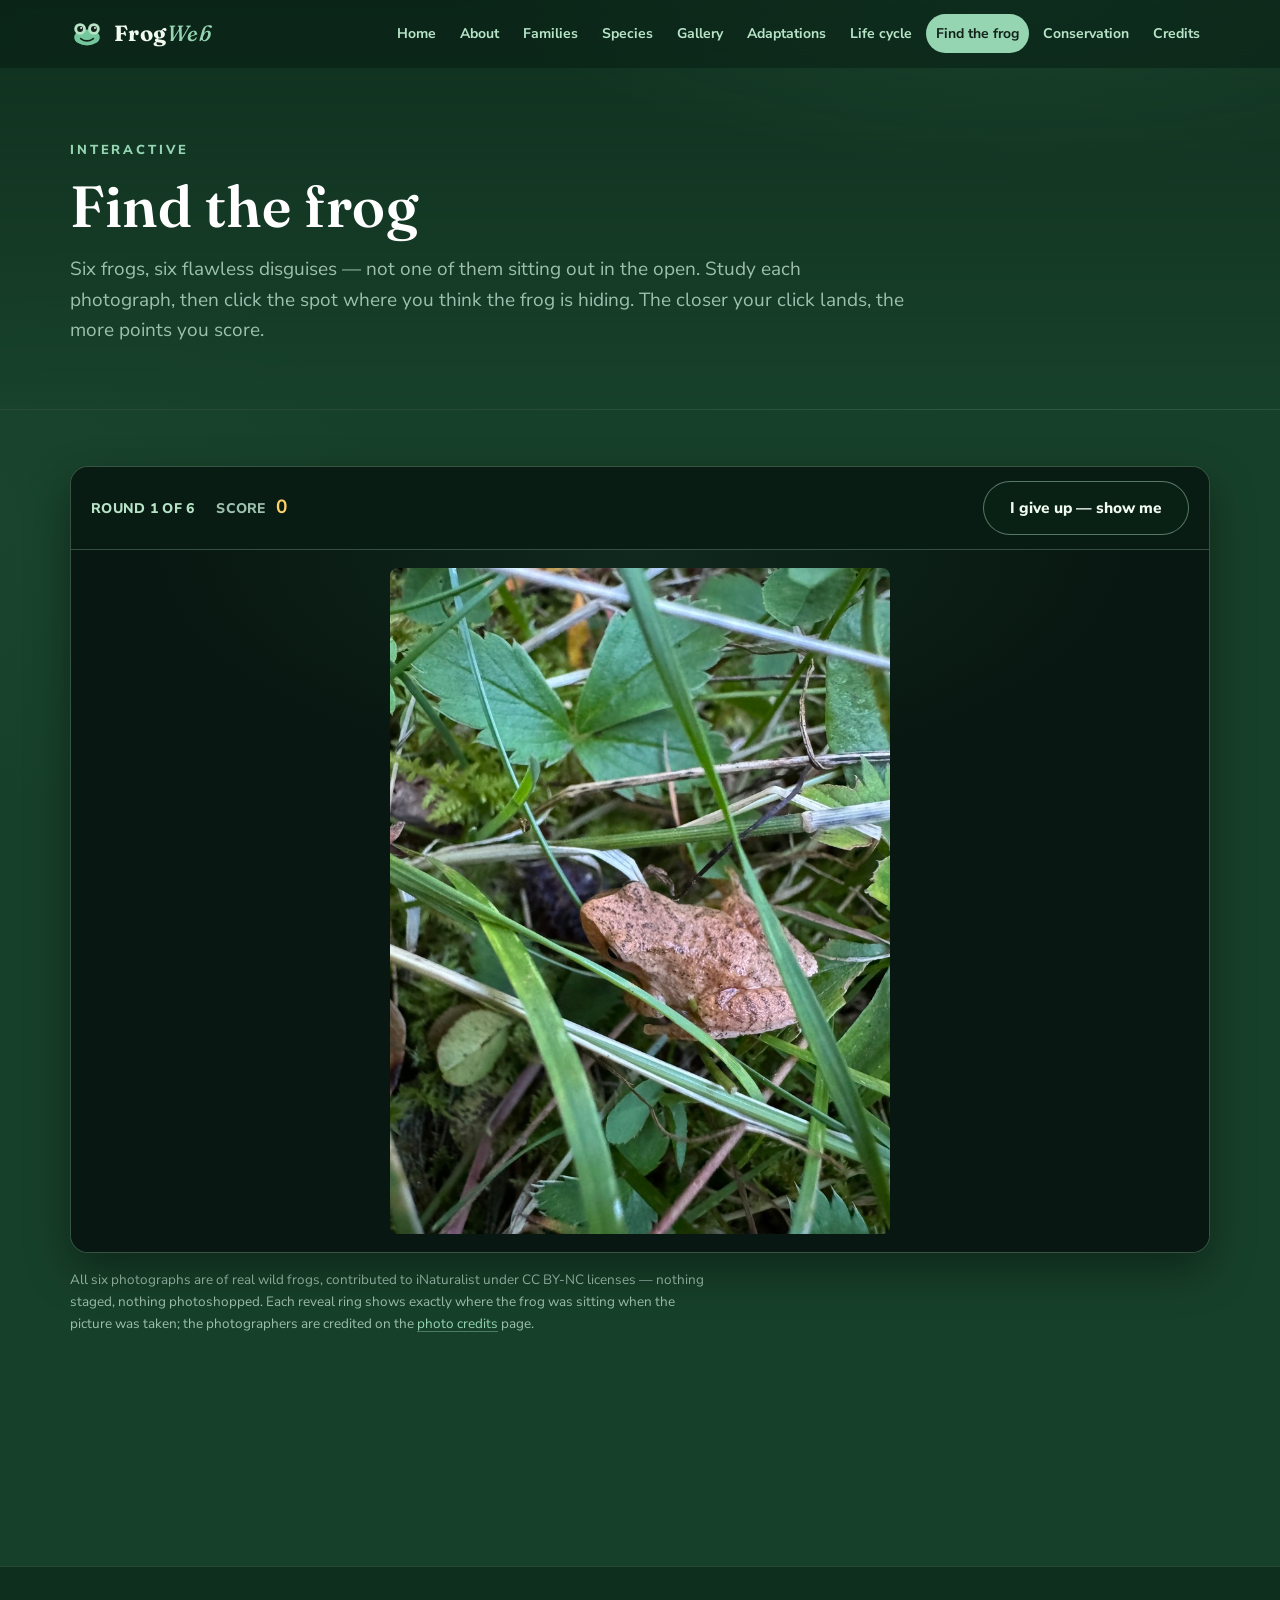
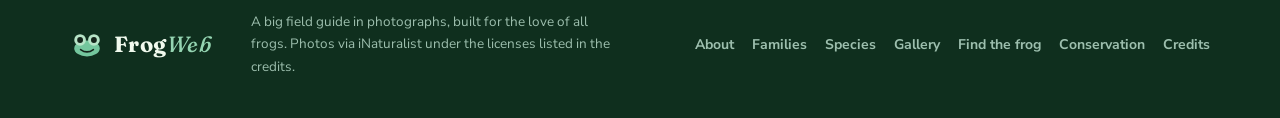
<file: chorus.html>
<!DOCTYPE html>
<html lang="en">
<head>
  <meta charset="UTF-8">
  <title>Find the frog · FrogWeb</title>
  <meta http-equiv="refresh" content="0; url=find.html">
  <link rel="canonical" href="find.html">
  <meta name="robots" content="noindex">
</head>
<body>
  <p>The night chorus has become the <a href="find.html">Find the frog</a> station. If you are not redirected automatically, follow the link.</p>
</body>
</html>
</file>
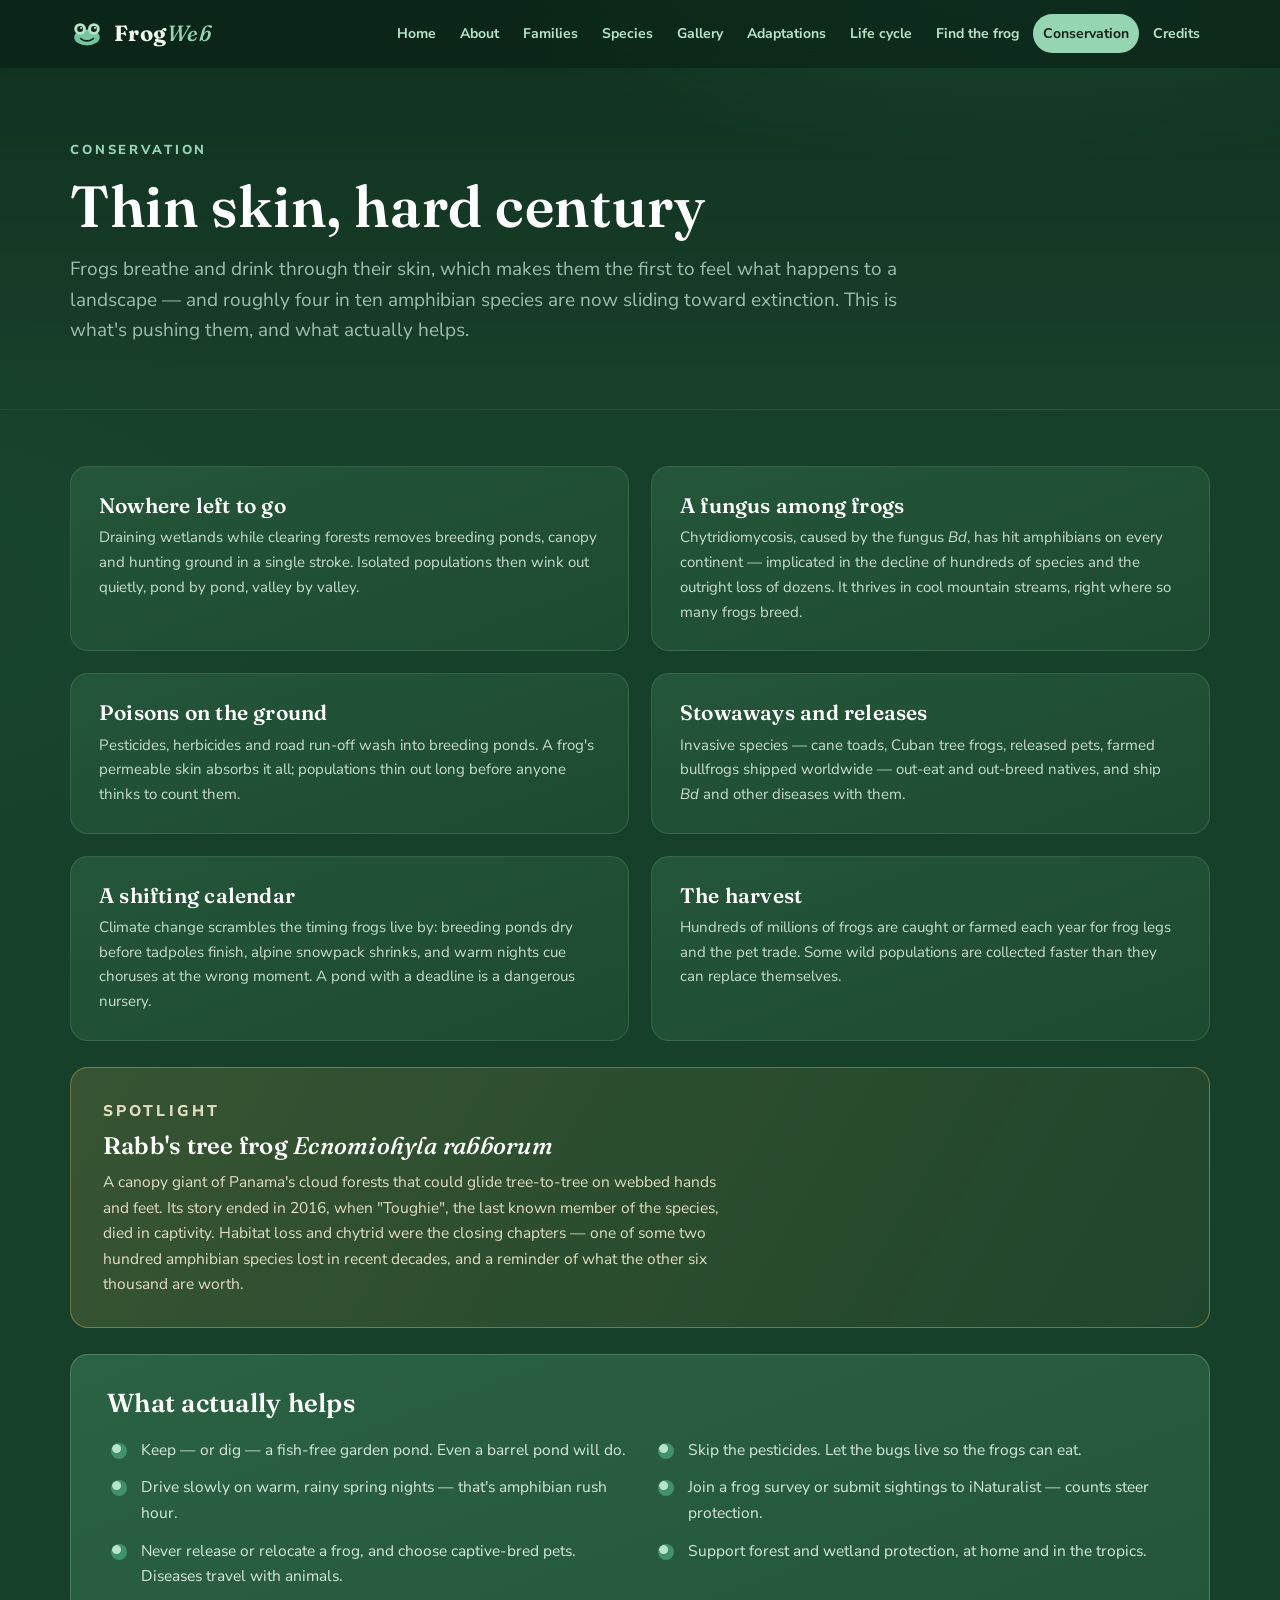
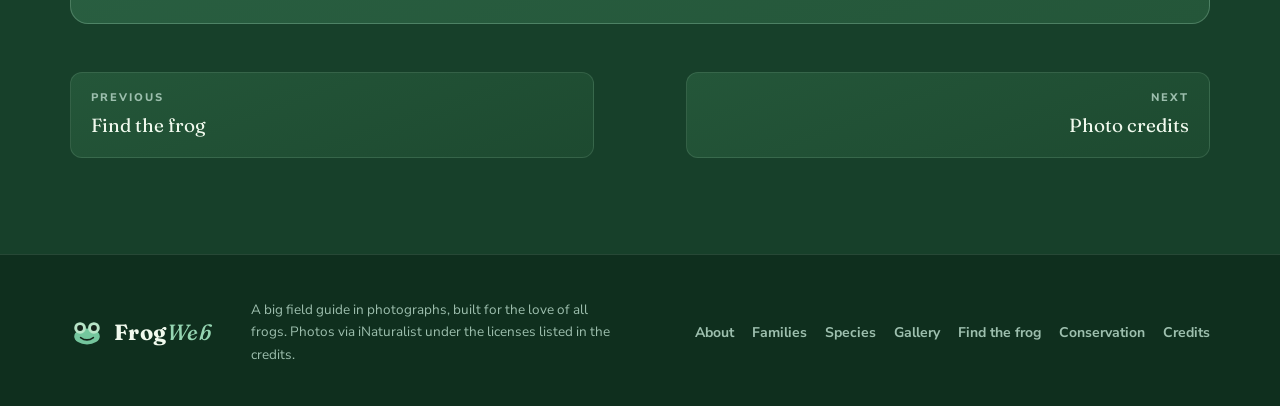
<file: conservation.html>
<!DOCTYPE html>
<html lang="en">
<head>
  <meta charset="UTF-8">
  <meta name="viewport" content="width=device-width, initial-scale=1.0">
  <title>Conservation · FrogWeb</title>
  <meta name="description" content="Frog conservation: habitat loss, chytrid fungus, pesticides, invasive species, climate change and the wildlife trade — the story of Rabb's tree frog, and six things that actually help frogs in the real world.">
  <meta name="theme-color" content="#17402a">
  <link rel="icon" href="data:image/svg+xml,%3Csvg xmlns='http://www.w3.org/2000/svg' viewBox='0 0 64 48'%3E%3Cellipse cx='32' cy='31' rx='24' ry='15' fill='%2374c69d'/%3E%3Ccircle cx='19' cy='15' r='11' fill='%23b7e4c7'/%3E%3Ccircle cx='45' cy='15' r='11' fill='%23b7e4c7'/%3E%3Ccircle cx='19' cy='15' r='5.5' fill='%2314231a'/%3E%3Ccircle cx='45' cy='15' r='5.5' fill='%2314231a'/%3E%3Cpath d='M20 33q12 9 24 0' fill='none' stroke='%2314231a' stroke-width='3' stroke-linecap='round'/%3E%3C/svg%3E">
  <link rel="preconnect" href="https://fonts.googleapis.com">
  <link rel="preconnect" href="https://fonts.gstatic.com" crossorigin>
  <link rel="stylesheet" href="https://fonts.googleapis.com/css2?family=Fraunces:ital,opsz,wght@0,9..144,500;0,9..144,600;0,9..144,700;1,9..144,500&family=Nunito+Sans:ital,wght@0,400;0,600;0,700;0,800;1,400&display=swap">
  <link rel="stylesheet" href="css/style.css">
</head>
<body data-page="conservation">
  <a class="skip-link" href="#main">Skip to content</a>

  <header class="site-header" id="top">
    <div class="container header-inner">
      <a class="brand" href="index.html" aria-label="FrogWeb home">
        <svg class="brand-mark" xmlns="http://www.w3.org/2000/svg" viewBox="0 0 64 48" aria-hidden="true">
          <ellipse cx="32" cy="31" rx="24" ry="15" fill="#74c69d"/>
          <circle cx="19" cy="15" r="11" fill="#b7e4c7"/>
          <circle cx="45" cy="15" r="11" fill="#b7e4c7"/>
          <circle cx="19" cy="15" r="5.5" fill="#14231a"/>
          <circle cx="45" cy="15" r="5.5" fill="#14231a"/>
          <circle cx="21" cy="13" r="1.8" fill="#fff"/>
          <circle cx="47" cy="13" r="1.8" fill="#fff"/>
          <path d="M20 33q12 9 24 0" fill="none" stroke="#14231a" stroke-width="3" stroke-linecap="round"/>
        </svg>
        <span class="brand-name">Frog<span class="brand-accent">Web</span></span>
      </a>
      <nav class="site-nav" id="site-nav" aria-label="Primary">
        <a href="index.html" data-nav="home">Home</a>
        <a href="about.html" data-nav="about">About</a>
        <a href="families.html" data-nav="families">Families</a>
        <a href="species.html" data-nav="species">Species</a>
        <a href="gallery.html" data-nav="gallery">Gallery</a>
        <a href="adaptations.html" data-nav="adaptations">Adaptations</a>
        <a href="lifecycle.html" data-nav="lifecycle">Life cycle</a>
        <a href="find.html" data-nav="find">Find the frog</a>
        <a href="conservation.html" data-nav="conservation">Conservation</a>
        <a href="credits.html" data-nav="credits">Credits</a>
      </nav>
      <button class="nav-toggle" aria-expanded="false" aria-controls="site-nav" aria-label="Open menu">
        <svg xmlns="http://www.w3.org/2000/svg" viewBox="0 0 24 24" aria-hidden="true"><path d="M4 7h16M4 12h16M4 17h16" stroke="currentColor" stroke-width="2" stroke-linecap="round"/></svg>
      </button>
    </div>
  </header>

  <main id="main">

    <section class="page-hero" aria-label="Page introduction">
      <div class="container">
        <p class="overline">Conservation</p>
        <h1>Thin skin, hard century</h1>
        <p class="lede">Frogs breathe and drink through their skin, which makes them the first to feel what happens to a landscape — and roughly four in ten amphibian species are now sliding toward extinction. This is what's pushing them, and what actually helps.</p>
      </div>
    </section>

    <section class="section">
      <div class="container">
        <div class="threat-grid">
          <article class="threat reveal">
            <h3>Nowhere left to go</h3>
            <p>Draining wetlands while clearing forests removes breeding ponds, canopy and hunting ground in a single stroke. Isolated populations then wink out quietly, pond by pond, valley by valley.</p>
          </article>
          <article class="threat reveal">
            <h3>A fungus among frogs</h3>
            <p>Chytridiomycosis, caused by the fungus <em>Bd</em>, has hit amphibians on every continent — implicated in the decline of hundreds of species and the outright loss of dozens. It thrives in cool mountain streams, right where so many frogs breed.</p>
          </article>
          <article class="threat reveal">
            <h3>Poisons on the ground</h3>
            <p>Pesticides, herbicides and road run-off wash into breeding ponds. A frog's permeable skin absorbs it all; populations thin out long before anyone thinks to count them.</p>
          </article>
          <article class="threat reveal">
            <h3>Stowaways and releases</h3>
            <p>Invasive species — cane toads, Cuban tree frogs, released pets, farmed bullfrogs shipped worldwide — out-eat and out-breed natives, and ship <em>Bd</em> and other diseases with them.</p>
          </article>
          <article class="threat reveal">
            <h3>A shifting calendar</h3>
            <p>Climate change scrambles the timing frogs live by: breeding ponds dry before tadpoles finish, alpine snowpack shrinks, and warm nights cue choruses at the wrong moment. A pond with a deadline is a dangerous nursery.</p>
          </article>
          <article class="threat reveal">
            <h3>The harvest</h3>
            <p>Hundreds of millions of frogs are caught or farmed each year for frog legs and the pet trade. Some wild populations are collected faster than they can replace themselves.</p>
          </article>
        </div>

        <aside class="spotlight reveal">
          <p class="spotlight-kicker">Spotlight</p>
          <h3>Rabb's tree frog <span class="sci-inline">Ecnomiohyla rabborum</span></h3>
          <p>A canopy giant of Panama's cloud forests that could glide tree-to-tree on webbed hands and feet. Its story ended in 2016, when "Toughie", the last known member of the species, died in captivity. Habitat loss and chytrid were the closing chapters — one of some two hundred amphibian species lost in recent decades, and a reminder of what the other six thousand are worth.</p>
        </aside>

        <div class="help-panel reveal">
          <h3>What actually helps</h3>
          <ul class="help-list">
            <li>Keep — or dig — a fish-free garden pond. Even a barrel pond will do.</li>
            <li>Skip the pesticides. Let the bugs live so the frogs can eat.</li>
            <li>Drive slowly on warm, rainy spring nights — that's amphibian rush hour.</li>
            <li>Join a frog survey or submit sightings to iNaturalist — counts steer protection.</li>
            <li>Never release or relocate a frog, and choose captive-bred pets. Diseases travel with animals.</li>
            <li>Support forest and wetland protection, at home and in the tropics.</li>
          </ul>
        </div>

        <nav class="page-pager reveal" aria-label="Page navigation">
          <a href="find.html"><span class="pager-dir">Previous</span><span class="pager-title">Find the frog</span></a>
          <a class="next" href="credits.html"><span class="pager-dir">Next</span><span class="pager-title">Photo credits</span></a>
        </nav>
      </div>
    </section>

  </main>

  <footer class="site-footer">
    <div class="container footer-inner">
      <a class="brand brand-footer" href="index.html">
        <svg class="brand-mark" xmlns="http://www.w3.org/2000/svg" viewBox="0 0 64 48" aria-hidden="true">
          <ellipse cx="32" cy="31" rx="24" ry="15" fill="#74c69d"/>
          <circle cx="19" cy="15" r="11" fill="#b7e4c7"/>
          <circle cx="45" cy="15" r="11" fill="#b7e4c7"/>
          <circle cx="19" cy="15" r="5.5" fill="#14231a"/>
          <circle cx="45" cy="15" r="5.5" fill="#14231a"/>
          <path d="M20 33q12 9 24 0" fill="none" stroke="#14231a" stroke-width="3" stroke-linecap="round"/>
        </svg>
        <span class="brand-name">Frog<span class="brand-accent">Web</span></span>
      </a>
      <p class="footer-note">A big field guide in photographs, built for the love of all frogs. Photos via iNaturalist under the licenses listed in the credits.</p>
      <nav class="footer-nav" aria-label="Footer">
        <a href="about.html">About</a>
        <a href="families.html">Families</a>
        <a href="species.html">Species</a>
        <a href="gallery.html">Gallery</a>
        <a href="find.html">Find the frog</a>
        <a href="conservation.html">Conservation</a>
        <a href="credits.html">Credits</a>
      </nav>
    </div>
  </footer>

  <script src="js/main.js"></script>
</body>
</html>
</file>
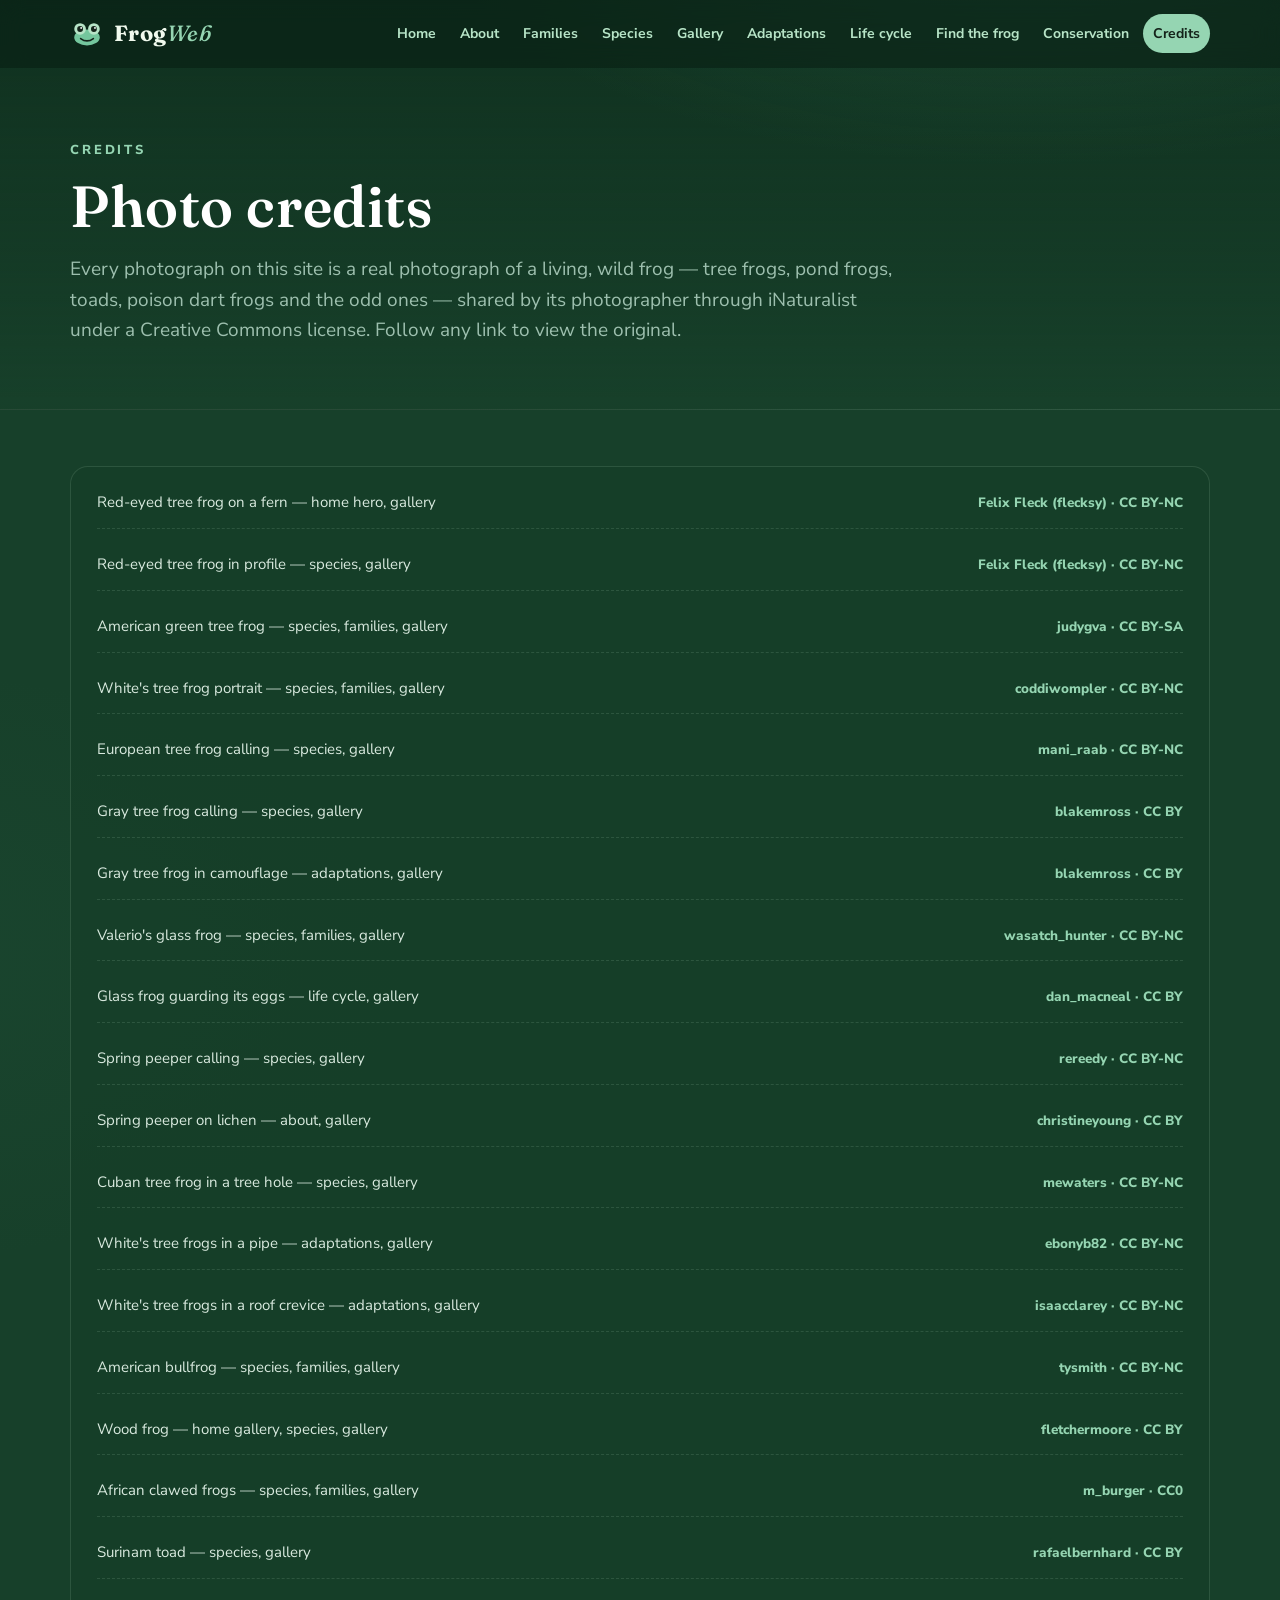
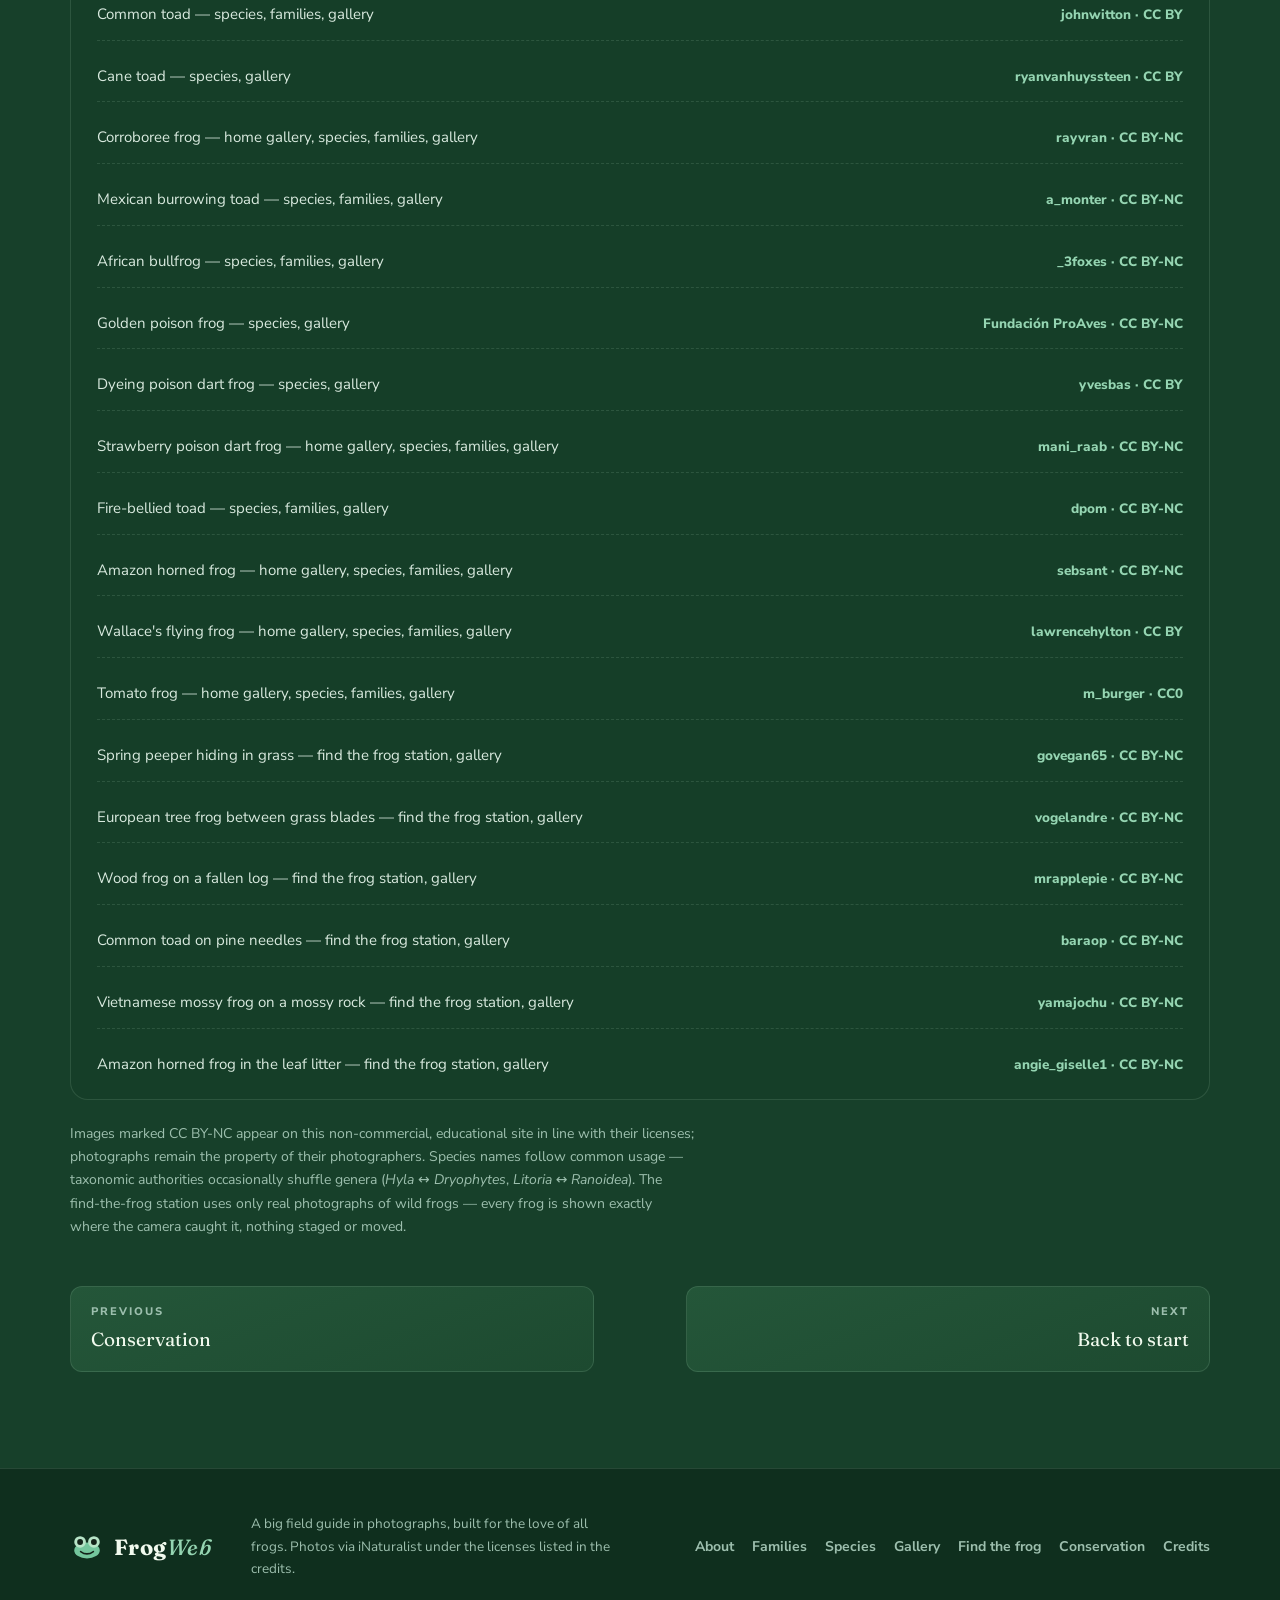
<file: credits.html>
<!DOCTYPE html>
<html lang="en">
<head>
  <meta charset="UTF-8">
  <meta name="viewport" content="width=device-width, initial-scale=1.0">
  <title>Photo Credits · FrogWeb</title>
  <meta name="description" content="Photo credits for the FrogWeb field guide: every photograph is a real image of a living, wild frog — tree frogs, pond frogs, toads, poison dart frogs and more — shared via iNaturalist under a Creative Commons license.">
  <meta name="theme-color" content="#17402a">
  <link rel="icon" href="data:image/svg+xml,%3Csvg xmlns='http://www.w3.org/2000/svg' viewBox='0 0 64 48'%3E%3Cellipse cx='32' cy='31' rx='24' ry='15' fill='%2374c69d'/%3E%3Ccircle cx='19' cy='15' r='11' fill='%23b7e4c7'/%3E%3Ccircle cx='45' cy='15' r='11' fill='%23b7e4c7'/%3E%3Ccircle cx='19' cy='15' r='5.5' fill='%2314231a'/%3E%3Ccircle cx='45' cy='15' r='5.5' fill='%2314231a'/%3E%3Cpath d='M20 33q12 9 24 0' fill='none' stroke='%2314231a' stroke-width='3' stroke-linecap='round'/%3E%3C/svg%3E">
  <link rel="preconnect" href="https://fonts.googleapis.com">
  <link rel="preconnect" href="https://fonts.gstatic.com" crossorigin>
  <link rel="stylesheet" href="https://fonts.googleapis.com/css2?family=Fraunces:ital,opsz,wght@0,9..144,500;0,9..144,600;0,9..144,700;1,9..144,500&family=Nunito+Sans:ital,wght@0,400;0,600;0,700;0,800;1,400&display=swap">
  <link rel="stylesheet" href="css/style.css">
</head>
<body data-page="credits">
  <a class="skip-link" href="#main">Skip to content</a>

  <header class="site-header" id="top">
    <div class="container header-inner">
      <a class="brand" href="index.html" aria-label="FrogWeb home">
        <svg class="brand-mark" xmlns="http://www.w3.org/2000/svg" viewBox="0 0 64 48" aria-hidden="true">
          <ellipse cx="32" cy="31" rx="24" ry="15" fill="#74c69d"/>
          <circle cx="19" cy="15" r="11" fill="#b7e4c7"/>
          <circle cx="45" cy="15" r="11" fill="#b7e4c7"/>
          <circle cx="19" cy="15" r="5.5" fill="#14231a"/>
          <circle cx="45" cy="15" r="5.5" fill="#14231a"/>
          <circle cx="21" cy="13" r="1.8" fill="#fff"/>
          <circle cx="47" cy="13" r="1.8" fill="#fff"/>
          <path d="M20 33q12 9 24 0" fill="none" stroke="#14231a" stroke-width="3" stroke-linecap="round"/>
        </svg>
        <span class="brand-name">Frog<span class="brand-accent">Web</span></span>
      </a>
      <nav class="site-nav" id="site-nav" aria-label="Primary">
        <a href="index.html" data-nav="home">Home</a>
        <a href="about.html" data-nav="about">About</a>
        <a href="families.html" data-nav="families">Families</a>
        <a href="species.html" data-nav="species">Species</a>
        <a href="gallery.html" data-nav="gallery">Gallery</a>
        <a href="adaptations.html" data-nav="adaptations">Adaptations</a>
        <a href="lifecycle.html" data-nav="lifecycle">Life cycle</a>
        <a href="find.html" data-nav="find">Find the frog</a>
        <a href="conservation.html" data-nav="conservation">Conservation</a>
        <a href="credits.html" data-nav="credits">Credits</a>
      </nav>
      <button class="nav-toggle" aria-expanded="false" aria-controls="site-nav" aria-label="Open menu">
        <svg xmlns="http://www.w3.org/2000/svg" viewBox="0 0 24 24" aria-hidden="true"><path d="M4 7h16M4 12h16M4 17h16" stroke="currentColor" stroke-width="2" stroke-linecap="round"/></svg>
      </button>
    </div>
  </header>

  <main id="main">

    <section class="page-hero" aria-label="Page introduction">
      <div class="container">
        <p class="overline">Credits</p>
        <h1>Photo credits</h1>
        <p class="lede">Every photograph on this site is a real photograph of a living, wild frog — tree frogs, pond frogs, toads, poison dart frogs and the odd ones — shared by its photographer through iNaturalist under a Creative Commons license. Follow any link to view the original.</p>
      </div>
    </section>

    <section class="section">
      <div class="container">
        <ul class="credit-list reveal">
          <li><span>Red-eyed tree frog on a fern — home hero, gallery</span><a href="https://www.inaturalist.org/photos/11671107" target="_blank" rel="noopener">Felix Fleck (flecksy) · CC BY-NC</a></li>
          <li><span>Red-eyed tree frog in profile — species, gallery</span><a href="https://www.inaturalist.org/photos/11671111" target="_blank" rel="noopener">Felix Fleck (flecksy) · CC BY-NC</a></li>
          <li><span>American green tree frog — species, families, gallery</span><a href="https://www.inaturalist.org/photos/159297799" target="_blank" rel="noopener">judygva · CC BY-SA</a></li>
          <li><span>White's tree frog portrait — species, families, gallery</span><a href="https://www.inaturalist.org/photos/247852839" target="_blank" rel="noopener">coddiwompler · CC BY-NC</a></li>
          <li><span>European tree frog calling — species, gallery</span><a href="https://www.inaturalist.org/photos/483785185" target="_blank" rel="noopener">mani_raab · CC BY-NC</a></li>
          <li><span>Gray tree frog calling — species, gallery</span><a href="https://www.inaturalist.org/photos/135618012" target="_blank" rel="noopener">blakemross · CC BY</a></li>
          <li><span>Gray tree frog in camouflage — adaptations, gallery</span><a href="https://www.inaturalist.org/photos/135618068" target="_blank" rel="noopener">blakemross · CC BY</a></li>
          <li><span>Valerio's glass frog — species, families, gallery</span><a href="https://www.inaturalist.org/photos/42767127" target="_blank" rel="noopener">wasatch_hunter · CC BY-NC</a></li>
          <li><span>Glass frog guarding its eggs — life cycle, gallery</span><a href="https://www.inaturalist.org/photos/60123702" target="_blank" rel="noopener">dan_macneal · CC BY</a></li>
          <li><span>Spring peeper calling — species, gallery</span><a href="https://www.inaturalist.org/photos/275308900" target="_blank" rel="noopener">rereedy · CC BY-NC</a></li>
          <li><span>Spring peeper on lichen — about, gallery</span><a href="https://www.inaturalist.org/photos/208482353" target="_blank" rel="noopener">christineyoung · CC BY</a></li>
          <li><span>Cuban tree frog in a tree hole — species, gallery</span><a href="https://www.inaturalist.org/photos/2632035" target="_blank" rel="noopener">mewaters · CC BY-NC</a></li>
          <li><span>White's tree frogs in a pipe — adaptations, gallery</span><a href="https://www.inaturalist.org/photos/288321743" target="_blank" rel="noopener">ebonyb82 · CC BY-NC</a></li>
          <li><span>White's tree frogs in a roof crevice — adaptations, gallery</span><a href="https://www.inaturalist.org/photos/154512630" target="_blank" rel="noopener">isaacclarey · CC BY-NC</a></li>
          <li><span>American bullfrog — species, families, gallery</span><a href="https://www.inaturalist.org/photos/162208673" target="_blank" rel="noopener">tysmith · CC BY-NC</a></li>
          <li><span>Wood frog — home gallery, species, gallery</span><a href="https://www.inaturalist.org/photos/446317812" target="_blank" rel="noopener">fletchermoore · CC BY</a></li>
          <li><span>African clawed frogs — species, families, gallery</span><a href="https://www.inaturalist.org/photos/114814503" target="_blank" rel="noopener">m_burger · CC0</a></li>
          <li><span>Surinam toad — species, gallery</span><a href="https://www.inaturalist.org/photos/58346290" target="_blank" rel="noopener">rafaelbernhard · CC BY</a></li>
          <li><span>Common toad — species, families, gallery</span><a href="https://www.inaturalist.org/photos/42142219" target="_blank" rel="noopener">johnwitton · CC BY</a></li>
          <li><span>Cane toad — species, gallery</span><a href="https://www.inaturalist.org/photos/605493562" target="_blank" rel="noopener">ryanvanhuyssteen · CC BY</a></li>
          <li><span>Corroboree frog — home gallery, species, families, gallery</span><a href="https://www.inaturalist.org/photos/532823411" target="_blank" rel="noopener">rayvran · CC BY-NC</a></li>
          <li><span>Mexican burrowing toad — species, families, gallery</span><a href="https://www.inaturalist.org/photos/15111467" target="_blank" rel="noopener">a_monter · CC BY-NC</a></li>
          <li><span>African bullfrog — species, families, gallery</span><a href="https://www.inaturalist.org/photos/206017541" target="_blank" rel="noopener">_3foxes · CC BY-NC</a></li>
          <li><span>Golden poison frog — species, gallery</span><a href="https://www.inaturalist.org/photos/638239752" target="_blank" rel="noopener">Fundación ProAves · CC BY-NC</a></li>
          <li><span>Dyeing poison dart frog — species, gallery</span><a href="https://www.inaturalist.org/photos/109403891" target="_blank" rel="noopener">yvesbas · CC BY</a></li>
          <li><span>Strawberry poison dart frog — home gallery, species, families, gallery</span><a href="https://www.inaturalist.org/photos/625342215" target="_blank" rel="noopener">mani_raab · CC BY-NC</a></li>
          <li><span>Fire-bellied toad — species, families, gallery</span><a href="https://www.inaturalist.org/photos/2019013" target="_blank" rel="noopener">dpom · CC BY-NC</a></li>
          <li><span>Amazon horned frog — home gallery, species, families, gallery</span><a href="https://www.inaturalist.org/photos/114948996" target="_blank" rel="noopener">sebsant · CC BY-NC</a></li>
          <li><span>Wallace's flying frog — home gallery, species, families, gallery</span><a href="https://www.inaturalist.org/photos/310231891" target="_blank" rel="noopener">lawrencehylton · CC BY</a></li>
          <li><span>Tomato frog — home gallery, species, families, gallery</span><a href="https://www.inaturalist.org/photos/186311549" target="_blank" rel="noopener">m_burger · CC0</a></li>
          <li><span>Spring peeper hiding in grass — find the frog station, gallery</span><a href="https://www.inaturalist.org/photos/742044590" target="_blank" rel="noopener">govegan65 · CC BY-NC</a></li>
          <li><span>European tree frog between grass blades — find the frog station, gallery</span><a href="https://www.inaturalist.org/photos/741750452" target="_blank" rel="noopener">vogelandre · CC BY-NC</a></li>
          <li><span>Wood frog on a fallen log — find the frog station, gallery</span><a href="https://www.inaturalist.org/photos/742032225" target="_blank" rel="noopener">mrapplepie · CC BY-NC</a></li>
          <li><span>Common toad on pine needles — find the frog station, gallery</span><a href="https://www.inaturalist.org/photos/742151643" target="_blank" rel="noopener">baraop · CC BY-NC</a></li>
          <li><span>Vietnamese mossy frog on a mossy rock — find the frog station, gallery</span><a href="https://www.inaturalist.org/photos/715542944" target="_blank" rel="noopener">yamajochu · CC BY-NC</a></li>
          <li><span>Amazon horned frog in the leaf litter — find the frog station, gallery</span><a href="https://www.inaturalist.org/photos/738717954" target="_blank" rel="noopener">angie_giselle1 · CC BY-NC</a></li>
        </ul>

        <p class="credits-note">Images marked CC BY-NC appear on this non-commercial, educational site in line with their licenses; photographs remain the property of their photographers. Species names follow common usage — taxonomic authorities occasionally shuffle genera (<em>Hyla</em> ↔ <em>Dryophytes</em>, <em>Litoria</em> ↔ <em>Ranoidea</em>). The find-the-frog station uses only real photographs of wild frogs — every frog is shown exactly where the camera caught it, nothing staged or moved.</p>

        <nav class="page-pager reveal" aria-label="Page navigation">
          <a href="conservation.html"><span class="pager-dir">Previous</span><span class="pager-title">Conservation</span></a>
          <a class="next" href="index.html"><span class="pager-dir">Next</span><span class="pager-title">Back to start</span></a>
        </nav>
      </div>
    </section>

  </main>

  <footer class="site-footer">
    <div class="container footer-inner">
      <a class="brand brand-footer" href="index.html">
        <svg class="brand-mark" xmlns="http://www.w3.org/2000/svg" viewBox="0 0 64 48" aria-hidden="true">
          <ellipse cx="32" cy="31" rx="24" ry="15" fill="#74c69d"/>
          <circle cx="19" cy="15" r="11" fill="#b7e4c7"/>
          <circle cx="45" cy="15" r="11" fill="#b7e4c7"/>
          <circle cx="19" cy="15" r="5.5" fill="#14231a"/>
          <circle cx="45" cy="15" r="5.5" fill="#14231a"/>
          <path d="M20 33q12 9 24 0" fill="none" stroke="#14231a" stroke-width="3" stroke-linecap="round"/>
        </svg>
        <span class="brand-name">Frog<span class="brand-accent">Web</span></span>
      </a>
      <p class="footer-note">A big field guide in photographs, built for the love of all frogs. Photos via iNaturalist under the licenses listed in the credits.</p>
      <nav class="footer-nav" aria-label="Footer">
        <a href="about.html">About</a>
        <a href="families.html">Families</a>
        <a href="species.html">Species</a>
        <a href="gallery.html">Gallery</a>
        <a href="find.html">Find the frog</a>
        <a href="conservation.html">Conservation</a>
        <a href="credits.html">Credits</a>
      </nav>
    </div>
  </footer>

  <script src="js/main.js"></script>
</body>
</html>
</file>
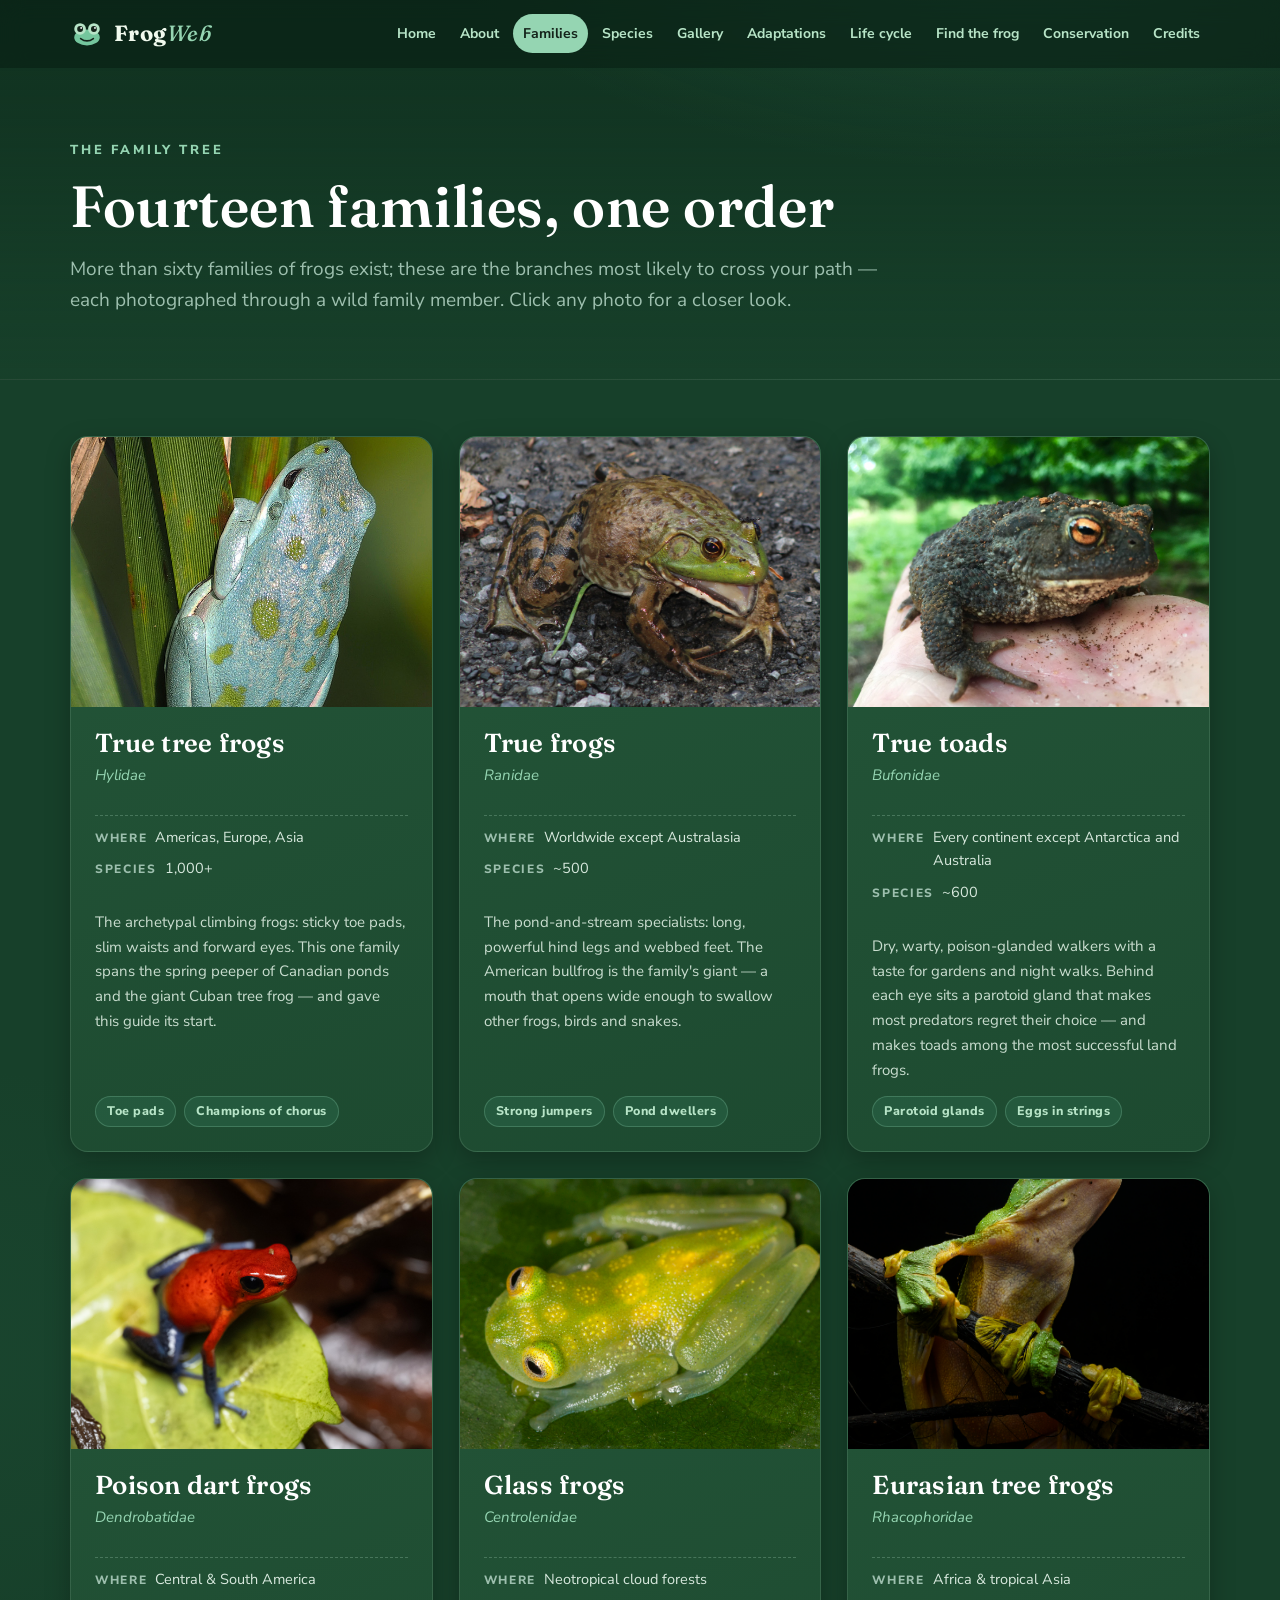
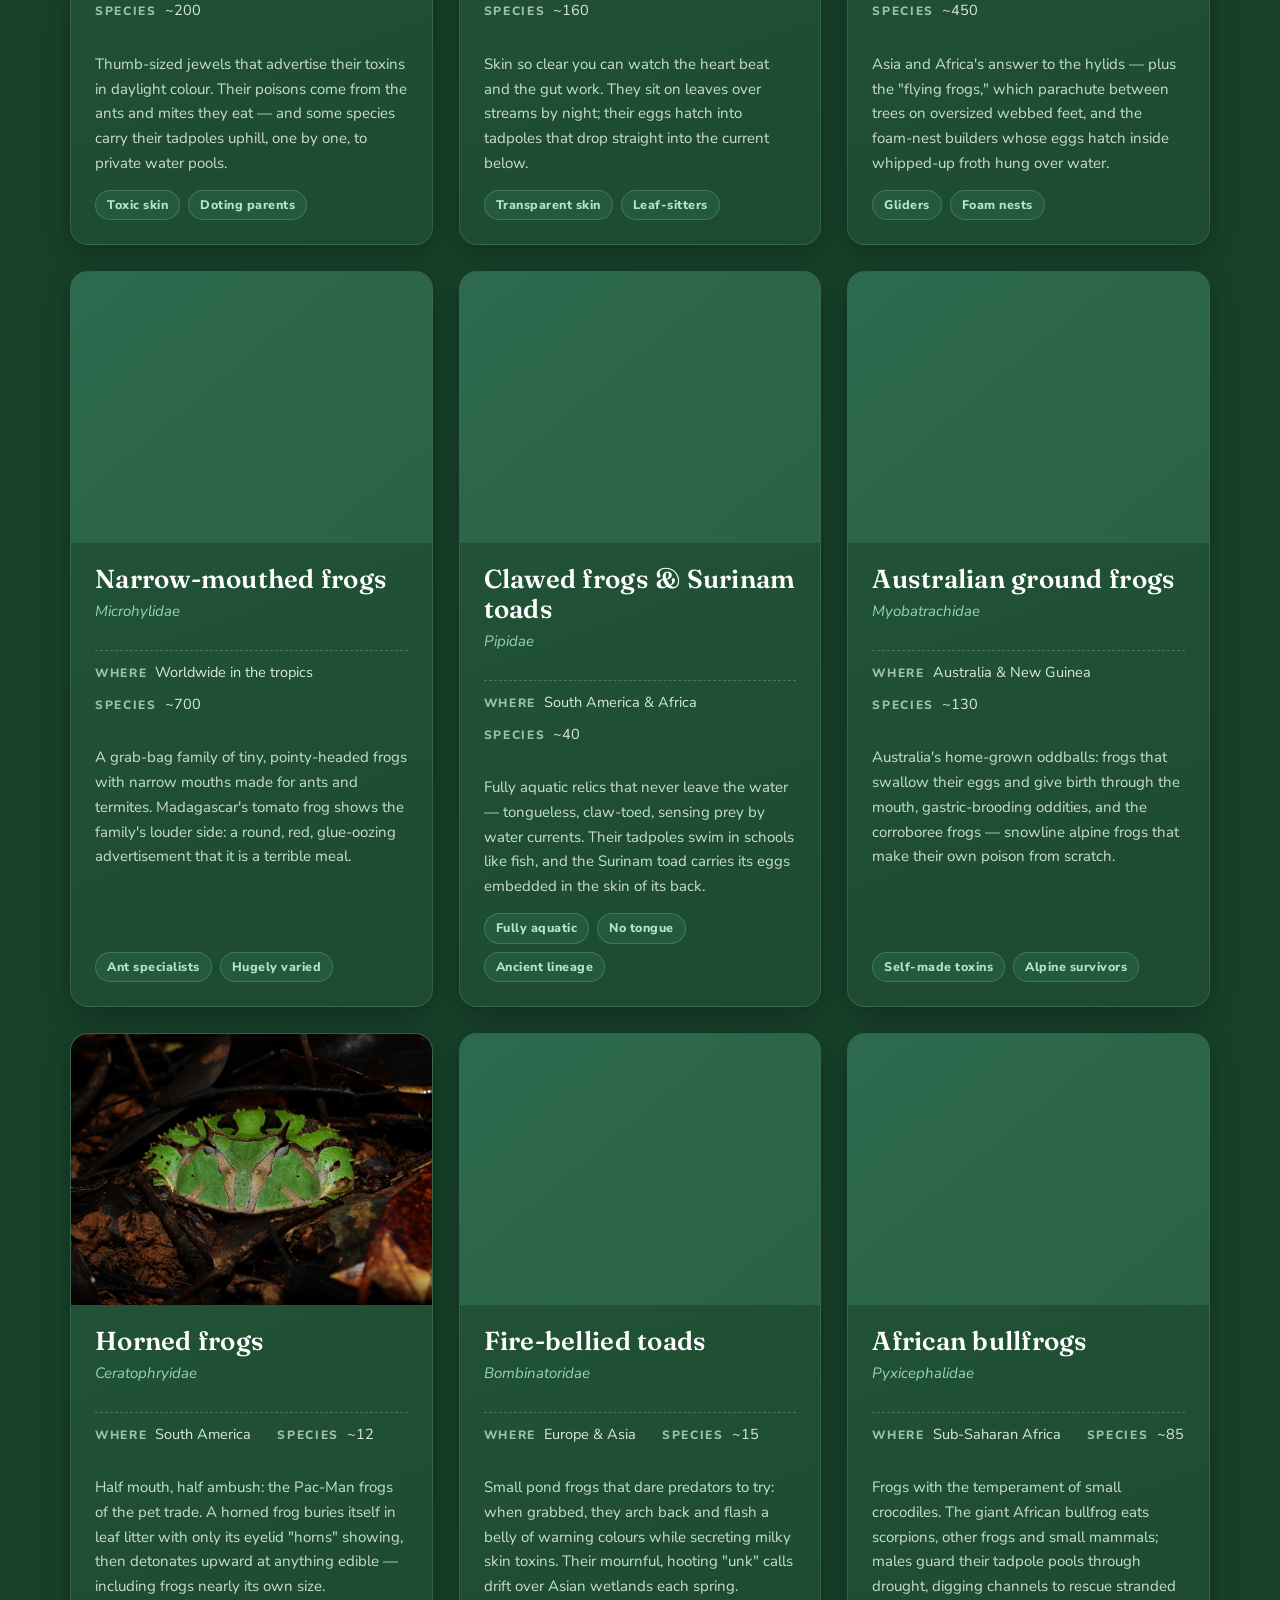
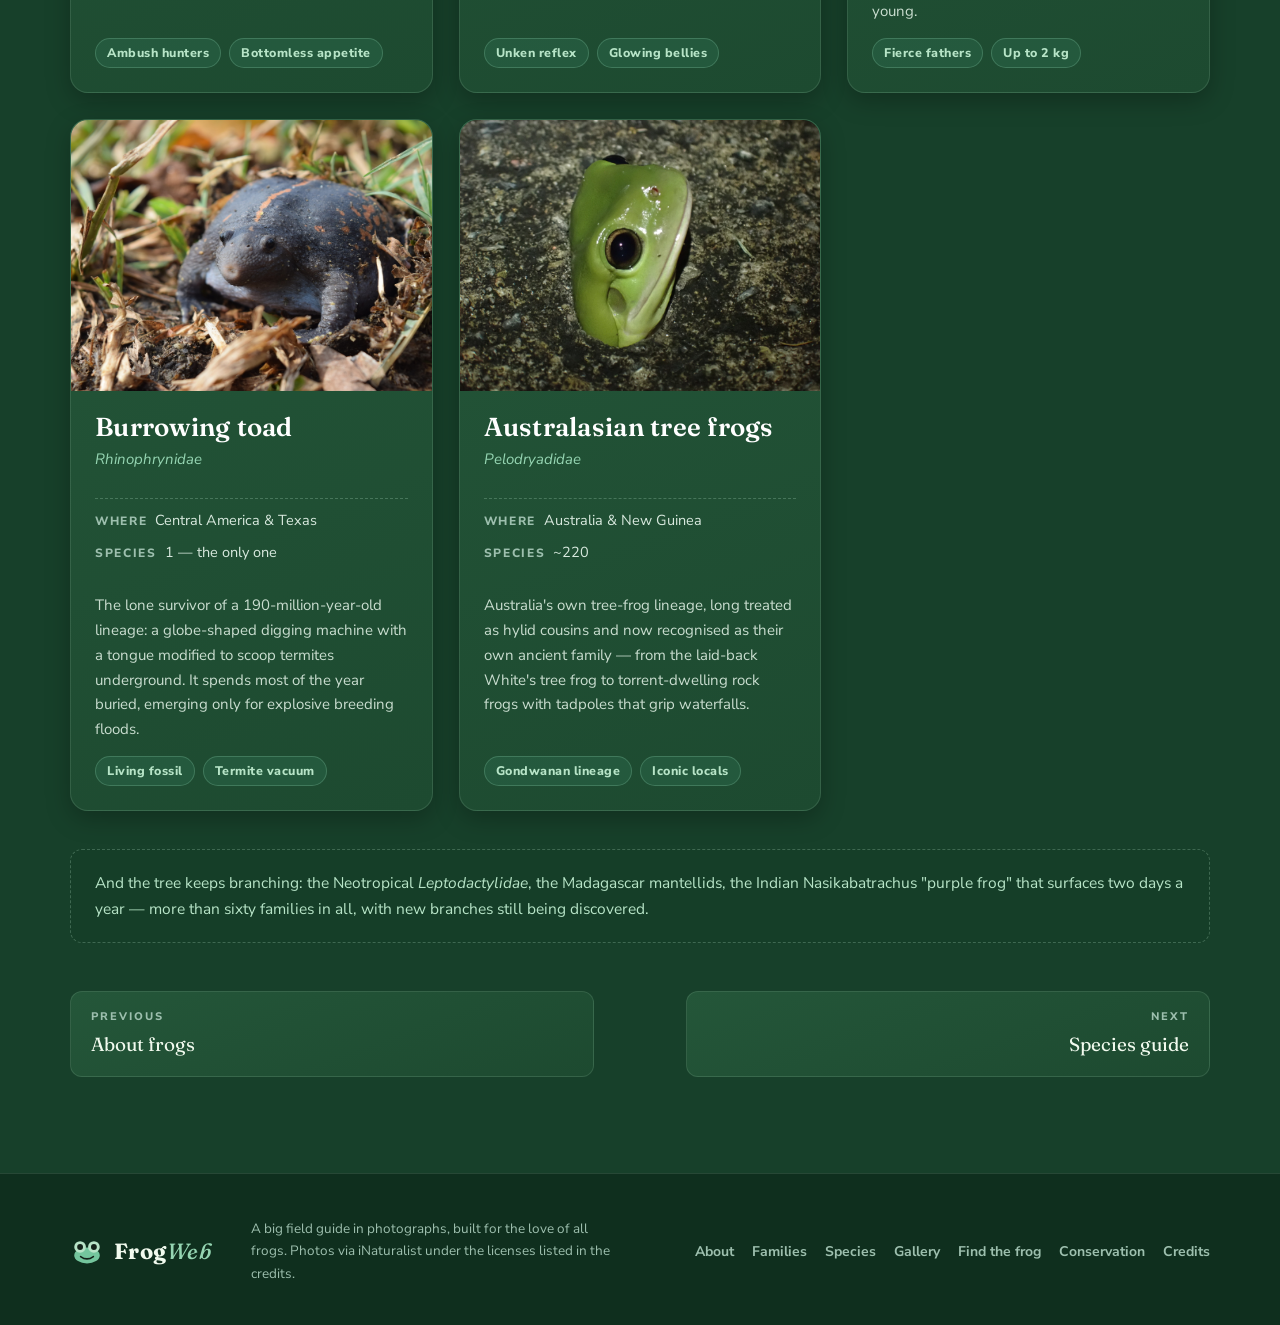
<file: families.html>
<!DOCTYPE html>
<html lang="en">
<head>
  <meta charset="UTF-8">
  <meta name="viewport" content="width=device-width, initial-scale=1.0">
  <title>The Frog Families · FrogWeb</title>
  <meta name="description" content="A photographic tour of the frog family tree: fourteen families from Hylidae the tree frogs to Pipidae the clawed frogs, each with a real wild photograph and its signature traits.">
  <meta name="theme-color" content="#17402a">
  <link rel="icon" href="data:image/svg+xml,%3Csvg xmlns='http://www.w3.org/2000/svg' viewBox='0 0 64 48'%3E%3Cellipse cx='32' cy='31' rx='24' ry='15' fill='%2374c69d'/%3E%3Ccircle cx='19' cy='15' r='11' fill='%23b7e4c7'/%3E%3Ccircle cx='45' cy='15' r='11' fill='%23b7e4c7'/%3E%3Ccircle cx='19' cy='15' r='5.5' fill='%2314231a'/%3E%3Ccircle cx='45' cy='15' r='5.5' fill='%2314231a'/%3E%3Cpath d='M20 33q12 9 24 0' fill='none' stroke='%2314231a' stroke-width='3' stroke-linecap='round'/%3E%3C/svg%3E">
  <link rel="preconnect" href="https://fonts.googleapis.com">
  <link rel="preconnect" href="https://fonts.gstatic.com" crossorigin>
  <link rel="stylesheet" href="https://fonts.googleapis.com/css2?family=Fraunces:ital,opsz,wght@0,9..144,500;0,9..144,600;0,9..144,700;1,9..144,500&family=Nunito+Sans:ital,wght@0,400;0,600;0,700;0,800;1,400&display=swap">
  <link rel="stylesheet" href="css/style.css">
</head>
<body data-page="families">
  <a class="skip-link" href="#main">Skip to content</a>

  <header class="site-header" id="top">
    <div class="container header-inner">
      <a class="brand" href="index.html" aria-label="FrogWeb home">
        <svg class="brand-mark" xmlns="http://www.w3.org/2000/svg" viewBox="0 0 64 48" aria-hidden="true">
          <ellipse cx="32" cy="31" rx="24" ry="15" fill="#74c69d"/>
          <circle cx="19" cy="15" r="11" fill="#b7e4c7"/>
          <circle cx="45" cy="15" r="11" fill="#b7e4c7"/>
          <circle cx="19" cy="15" r="5.5" fill="#14231a"/>
          <circle cx="45" cy="15" r="5.5" fill="#14231a"/>
          <circle cx="21" cy="13" r="1.8" fill="#fff"/>
          <circle cx="47" cy="13" r="1.8" fill="#fff"/>
          <path d="M20 33q12 9 24 0" fill="none" stroke="#14231a" stroke-width="3" stroke-linecap="round"/>
        </svg>
        <span class="brand-name">Frog<span class="brand-accent">Web</span></span>
      </a>
      <nav class="site-nav" id="site-nav" aria-label="Primary">
        <a href="index.html" data-nav="home">Home</a>
        <a href="about.html" data-nav="about">About</a>
        <a href="families.html" data-nav="families">Families</a>
        <a href="species.html" data-nav="species">Species</a>
        <a href="gallery.html" data-nav="gallery">Gallery</a>
        <a href="adaptations.html" data-nav="adaptations">Adaptations</a>
        <a href="lifecycle.html" data-nav="lifecycle">Life cycle</a>
        <a href="find.html" data-nav="find">Find the frog</a>
        <a href="conservation.html" data-nav="conservation">Conservation</a>
        <a href="credits.html" data-nav="credits">Credits</a>
      </nav>
      <button class="nav-toggle" aria-expanded="false" aria-controls="site-nav" aria-label="Open menu">
        <svg xmlns="http://www.w3.org/2000/svg" viewBox="0 0 24 24" aria-hidden="true"><path d="M4 7h16M4 12h16M4 17h16" stroke="currentColor" stroke-width="2" stroke-linecap="round"/></svg>
      </button>
    </div>
  </header>

  <main id="main">

    <section class="page-hero" aria-label="Page introduction">
      <div class="container">
        <p class="overline">The family tree</p>
        <h1>Fourteen families, one order</h1>
        <p class="lede">More than sixty families of frogs exist; these are the branches most likely to cross your path — each photographed through a wild family member. Click any photo for a closer look.</p>
      </div>
    </section>

    <section class="section">
      <div class="container">
        <div class="species-grid">

          <article class="species-card reveal">
            <div class="card-media">
              <button class="lightbox-source" data-src="images/green-treefrog.jpg" data-title="Hylidae · American green tree frog · Hyla cinerea" data-credit="judygva · CC BY-SA · iNaturalist" data-credit-url="https://www.inaturalist.org/photos/159297799" aria-label="View larger photograph of the green tree frog representing the family Hylidae">
                <img src="images/green-treefrog.jpg" alt="An American green tree frog clinging to a vertical plant stem among blurred foliage" loading="lazy" decoding="async">
                <span class="zoom-hint" aria-hidden="true">
                  <svg xmlns="http://www.w3.org/2000/svg" viewBox="0 0 24 24" fill="none" stroke="currentColor" stroke-width="2"><circle cx="10.5" cy="10.5" r="6.5"/><path d="M15.5 15.5 21 21"/></svg>
                </span>
              </button>
            </div>
            <div class="card-body">
              <h3>True tree frogs</h3>
              <p class="sci">Hylidae</p>
              <dl class="card-meta">
                <div><dt>Where</dt><dd>Americas, Europe, Asia</dd></div>
                <div><dt>Species</dt><dd>1,000+</dd></div>
              </dl>
              <p class="card-notes">The archetypal climbing frogs: sticky toe pads, slim waists and forward eyes. This one family spans the spring peeper of Canadian ponds and the giant Cuban tree frog — and gave this guide its start.</p>
              <ul class="chips"><li>Toe pads</li><li>Champions of chorus</li></ul>
            </div>
          </article>

          <article class="species-card reveal">
            <div class="card-media">
              <button class="lightbox-source" data-src="images/american-bullfrog.jpg" data-title="Ranidae · American bullfrog · Lithobates catesbeianus" data-credit="tysmith · CC BY-NC · iNaturalist" data-credit-url="https://www.inaturalist.org/photos/162208673" aria-label="View larger photograph of the bullfrog representing the family Ranidae">
                <img src="images/american-bullfrog.jpg" alt="A large green American bullfrog with its mouth open, resting on gravel" loading="lazy" decoding="async">
                <span class="zoom-hint" aria-hidden="true">
                  <svg xmlns="http://www.w3.org/2000/svg" viewBox="0 0 24 24" fill="none" stroke="currentColor" stroke-width="2"><circle cx="10.5" cy="10.5" r="6.5"/><path d="M15.5 15.5 21 21"/></svg>
                </span>
              </button>
            </div>
            <div class="card-body">
              <h3>True frogs</h3>
              <p class="sci">Ranidae</p>
              <dl class="card-meta">
                <div><dt>Where</dt><dd>Worldwide except Australasia</dd></div>
                <div><dt>Species</dt><dd>~500</dd></div>
              </dl>
              <p class="card-notes">The pond-and-stream specialists: long, powerful hind legs and webbed feet. The American bullfrog is the family's giant — a mouth that opens wide enough to swallow other frogs, birds and snakes.</p>
              <ul class="chips"><li>Strong jumpers</li><li>Pond dwellers</li></ul>
            </div>
          </article>

          <article class="species-card reveal">
            <div class="card-media">
              <button class="lightbox-source" data-src="images/common-toad.jpg" data-title="Bufonidae · common toad · Bufo bufo" data-credit="johnwitton · CC BY · iNaturalist" data-credit-url="https://www.inaturalist.org/photos/42142219" aria-label="View larger photograph of the common toad representing the family Bufonidae">
                <img src="images/common-toad.jpg" alt="A dark, warty common toad with golden eyes resting on a person's hand" loading="lazy" decoding="async">
                <span class="zoom-hint" aria-hidden="true">
                  <svg xmlns="http://www.w3.org/2000/svg" viewBox="0 0 24 24" fill="none" stroke="currentColor" stroke-width="2"><circle cx="10.5" cy="10.5" r="6.5"/><path d="M15.5 15.5 21 21"/></svg>
                </span>
              </button>
            </div>
            <div class="card-body">
              <h3>True toads</h3>
              <p class="sci">Bufonidae</p>
              <dl class="card-meta">
                <div><dt>Where</dt><dd>Every continent except Antarctica and Australia</dd></div>
                <div><dt>Species</dt><dd>~600</dd></div>
              </dl>
              <p class="card-notes">Dry, warty, poison-glanded walkers with a taste for gardens and night walks. Behind each eye sits a parotoid gland that makes most predators regret their choice — and makes toads among the most successful land frogs.</p>
              <ul class="chips"><li>Parotoid glands</li><li>Eggs in strings</li></ul>
            </div>
          </article>

          <article class="species-card reveal">
            <div class="card-media">
              <button class="lightbox-source" data-src="images/strawberry-poison-frog.jpg" data-title="Dendrobatidae · strawberry poison dart frog · Oophaga pumilio" data-credit="mani_raab · CC BY-NC · iNaturalist" data-credit-url="https://www.inaturalist.org/photos/625342215" aria-label="View larger photograph of the strawberry poison dart frog representing the family Dendrobatidae">
                <img src="images/strawberry-poison-frog.jpg" alt="A strawberry poison dart frog with a bright red body and blue legs resting on a green leaf" loading="lazy" decoding="async">
                <span class="zoom-hint" aria-hidden="true">
                  <svg xmlns="http://www.w3.org/2000/svg" viewBox="0 0 24 24" fill="none" stroke="currentColor" stroke-width="2"><circle cx="10.5" cy="10.5" r="6.5"/><path d="M15.5 15.5 21 21"/></svg>
                </span>
              </button>
            </div>
            <div class="card-body">
              <h3>Poison dart frogs</h3>
              <p class="sci">Dendrobatidae</p>
              <dl class="card-meta">
                <div><dt>Where</dt><dd>Central &amp; South America</dd></div>
                <div><dt>Species</dt><dd>~200</dd></div>
              </dl>
              <p class="card-notes">Thumb-sized jewels that advertise their toxins in daylight colour. Their poisons come from the ants and mites they eat — and some species carry their tadpoles uphill, one by one, to private water pools.</p>
              <ul class="chips"><li>Toxic skin</li><li>Doting parents</li></ul>
            </div>
          </article>

          <article class="species-card reveal">
            <div class="card-media">
              <button class="lightbox-source" data-src="images/glass-frog.jpg" data-title="Centrolenidae · Valerio's glass frog · Hyalinobatrachium valerioi" data-credit="wasatch_hunter · CC BY-NC · iNaturalist" data-credit-url="https://www.inaturalist.org/photos/42767127" aria-label="View larger photograph of the glass frog representing the family Centrolenidae">
                <img src="images/glass-frog.jpg" alt="A translucent glass frog with golden eyes resting on a dark green leaf" loading="lazy" decoding="async">
                <span class="zoom-hint" aria-hidden="true">
                  <svg xmlns="http://www.w3.org/2000/svg" viewBox="0 0 24 24" fill="none" stroke="currentColor" stroke-width="2"><circle cx="10.5" cy="10.5" r="6.5"/><path d="M15.5 15.5 21 21"/></svg>
                </span>
              </button>
            </div>
            <div class="card-body">
              <h3>Glass frogs</h3>
              <p class="sci">Centrolenidae</p>
              <dl class="card-meta">
                <div><dt>Where</dt><dd>Neotropical cloud forests</dd></div>
                <div><dt>Species</dt><dd>~160</dd></div>
              </dl>
              <p class="card-notes">Skin so clear you can watch the heart beat and the gut work. They sit on leaves over streams by night; their eggs hatch into tadpoles that drop straight into the current below.</p>
              <ul class="chips"><li>Transparent skin</li><li>Leaf-sitters</li></ul>
            </div>
          </article>

          <article class="species-card reveal">
            <div class="card-media">
              <button class="lightbox-source" data-src="images/wallaces-flying-frog.jpg" data-title="Rhacophoridae · Wallace's flying frog · Rhacophorus nigropalmatus" data-credit="lawrencehylton · CC BY · iNaturalist" data-credit-url="https://www.inaturalist.org/photos/310231891" aria-label="View larger photograph of Wallace's flying frog representing the family Rhacophoridae">
                <img src="images/wallaces-flying-frog.jpg" alt="A bright green Wallace's flying frog gripping a dark branch, its black webbed feet wrapped around the bark" loading="lazy" decoding="async">
                <span class="zoom-hint" aria-hidden="true">
                  <svg xmlns="http://www.w3.org/2000/svg" viewBox="0 0 24 24" fill="none" stroke="currentColor" stroke-width="2"><circle cx="10.5" cy="10.5" r="6.5"/><path d="M15.5 15.5 21 21"/></svg>
                </span>
              </button>
            </div>
            <div class="card-body">
              <h3>Eurasian tree frogs</h3>
              <p class="sci">Rhacophoridae</p>
              <dl class="card-meta">
                <div><dt>Where</dt><dd>Africa &amp; tropical Asia</dd></div>
                <div><dt>Species</dt><dd>~450</dd></div>
              </dl>
              <p class="card-notes">Asia and Africa's answer to the hylids — plus the "flying frogs," which parachute between trees on oversized webbed feet, and the foam-nest builders whose eggs hatch inside whipped-up froth hung over water.</p>
              <ul class="chips"><li>Gliders</li><li>Foam nests</li></ul>
            </div>
          </article>

          <article class="species-card reveal">
            <div class="card-media">
              <button class="lightbox-source" data-src="images/tomato-frog.jpg" data-title="Microhylidae · tomato frog · Dyscophus antongilii" data-credit="m_burger · CC0 · iNaturalist" data-credit-url="https://www.inaturalist.org/photos/186311549" aria-label="View larger photograph of the tomato frog representing the family Microhylidae">
                <img src="images/tomato-frog.jpg" alt="A plump, bright orange-red tomato frog sitting on the forest floor among dry leaves" loading="lazy" decoding="async">
                <span class="zoom-hint" aria-hidden="true">
                  <svg xmlns="http://www.w3.org/2000/svg" viewBox="0 0 24 24" fill="none" stroke="currentColor" stroke-width="2"><circle cx="10.5" cy="10.5" r="6.5"/><path d="M15.5 15.5 21 21"/></svg>
                </span>
              </button>
            </div>
            <div class="card-body">
              <h3>Narrow-mouthed frogs</h3>
              <p class="sci">Microhylidae</p>
              <dl class="card-meta">
                <div><dt>Where</dt><dd>Worldwide in the tropics</dd></div>
                <div><dt>Species</dt><dd>~700</dd></div>
              </dl>
              <p class="card-notes">A grab-bag family of tiny, pointy-headed frogs with narrow mouths made for ants and termites. Madagascar's tomato frog shows the family's louder side: a round, red, glue-oozing advertisement that it is a terrible meal.</p>
              <ul class="chips"><li>Ant specialists</li><li>Hugely varied</li></ul>
            </div>
          </article>

          <article class="species-card reveal">
            <div class="card-media">
              <button class="lightbox-source" data-src="images/african-clawed-frogs.jpeg" data-title="Pipidae · African clawed frogs · Xenopus laevis" data-credit="m_burger · CC0 · iNaturalist" data-credit-url="https://www.inaturalist.org/photos/114814503" aria-label="View larger photograph of clawed frogs representing the family Pipidae">
                <img src="images/african-clawed-frogs.jpeg" alt="A group of mottled brown African clawed frogs resting together on the floor of a murky pond" loading="lazy" decoding="async">
                <span class="zoom-hint" aria-hidden="true">
                  <svg xmlns="http://www.w3.org/2000/svg" viewBox="0 0 24 24" fill="none" stroke="currentColor" stroke-width="2"><circle cx="10.5" cy="10.5" r="6.5"/><path d="M15.5 15.5 21 21"/></svg>
                </span>
              </button>
            </div>
            <div class="card-body">
              <h3>Clawed frogs &amp; Surinam toads</h3>
              <p class="sci">Pipidae</p>
              <dl class="card-meta">
                <div><dt>Where</dt><dd>South America &amp; Africa</dd></div>
                <div><dt>Species</dt><dd>~40</dd></div>
              </dl>
              <p class="card-notes">Fully aquatic relics that never leave the water — tongueless, claw-toed, sensing prey by water currents. Their tadpoles swim in schools like fish, and the Surinam toad carries its eggs embedded in the skin of its back.</p>
              <ul class="chips"><li>Fully aquatic</li><li>No tongue</li><li>Ancient lineage</li></ul>
            </div>
          </article>

          <article class="species-card reveal">
            <div class="card-media">
              <button class="lightbox-source" data-src="images/corroboree-frog.jpg" data-title="Myobatrachidae · corroboree frog · Pseudophryne corroboree" data-credit="rayvran · CC BY-NC · iNaturalist" data-credit-url="https://www.inaturalist.org/photos/532823411" aria-label="View larger photograph of the corroboree frog representing the family Myobatrachidae">
                <img src="images/corroboree-frog.jpg" alt="A corroboree frog with bold yellow and black stripes sitting among grass and moss" loading="lazy" decoding="async">
                <span class="zoom-hint" aria-hidden="true">
                  <svg xmlns="http://www.w3.org/2000/svg" viewBox="0 0 24 24" fill="none" stroke="currentColor" stroke-width="2"><circle cx="10.5" cy="10.5" r="6.5"/><path d="M15.5 15.5 21 21"/></svg>
                </span>
              </button>
            </div>
            <div class="card-body">
              <h3>Australian ground frogs</h3>
              <p class="sci">Myobatrachidae</p>
              <dl class="card-meta">
                <div><dt>Where</dt><dd>Australia &amp; New Guinea</dd></div>
                <div><dt>Species</dt><dd>~130</dd></div>
              </dl>
              <p class="card-notes">Australia's home-grown oddballs: frogs that swallow their eggs and give birth through the mouth, gastric-brooding oddities, and the corroboree frogs — snowline alpine frogs that make their own poison from scratch.</p>
              <ul class="chips"><li>Self-made toxins</li><li>Alpine survivors</li></ul>
            </div>
          </article>

          <article class="species-card reveal">
            <div class="card-media">
              <button class="lightbox-source" data-src="images/amazon-horned-frog.jpeg" data-title="Ceratophryidae · Amazon horned frog · Ceratophrys cornuta" data-credit="sebsant · CC BY-NC · iNaturalist" data-credit-url="https://www.inaturalist.org/photos/114948996" aria-label="View larger photograph of the Amazon horned frog representing the family Ceratophryidae">
                <img src="images/amazon-horned-frog.jpeg" alt="A green Amazon horned frog with pointed eyelid horns resting on rainforest leaf litter" loading="lazy" decoding="async">
                <span class="zoom-hint" aria-hidden="true">
                  <svg xmlns="http://www.w3.org/2000/svg" viewBox="0 0 24 24" fill="none" stroke="currentColor" stroke-width="2"><circle cx="10.5" cy="10.5" r="6.5"/><path d="M15.5 15.5 21 21"/></svg>
                </span>
              </button>
            </div>
            <div class="card-body">
              <h3>Horned frogs</h3>
              <p class="sci">Ceratophryidae</p>
              <dl class="card-meta">
                <div><dt>Where</dt><dd>South America</dd></div>
                <div><dt>Species</dt><dd>~12</dd></div>
              </dl>
              <p class="card-notes">Half mouth, half ambush: the Pac-Man frogs of the pet trade. A horned frog buries itself in leaf litter with only its eyelid "horns" showing, then detonates upward at anything edible — including frogs nearly its own size.</p>
              <ul class="chips"><li>Ambush hunters</li><li>Bottomless appetite</li></ul>
            </div>
          </article>

          <article class="species-card reveal">
            <div class="card-media">
              <button class="lightbox-source" data-src="images/fire-bellied-toad.jpg" data-title="Bombinatoridae · fire-bellied toad · Bombina orientalis" data-credit="dpom · CC BY-NC · iNaturalist" data-credit-url="https://www.inaturalist.org/photos/2019013" aria-label="View larger photograph of the fire-bellied toad representing the family Bombinatoridae">
                <img src="images/fire-bellied-toad.jpg" alt="A green and black fire-bellied toad swimming in dark pond water, showing orange markings near its legs" loading="lazy" decoding="async">
                <span class="zoom-hint" aria-hidden="true">
                  <svg xmlns="http://www.w3.org/2000/svg" viewBox="0 0 24 24" fill="none" stroke="currentColor" stroke-width="2"><circle cx="10.5" cy="10.5" r="6.5"/><path d="M15.5 15.5 21 21"/></svg>
                </span>
              </button>
            </div>
            <div class="card-body">
              <h3>Fire-bellied toads</h3>
              <p class="sci">Bombinatoridae</p>
              <dl class="card-meta">
                <div><dt>Where</dt><dd>Europe &amp; Asia</dd></div>
                <div><dt>Species</dt><dd>~15</dd></div>
              </dl>
              <p class="card-notes">Small pond frogs that dare predators to try: when grabbed, they arch back and flash a belly of warning colours while secreting milky skin toxins. Their mournful, hooting "unk" calls drift over Asian wetlands each spring.</p>
              <ul class="chips"><li>Unken reflex</li><li>Glowing bellies</li></ul>
            </div>
          </article>

          <article class="species-card reveal">
            <div class="card-media">
              <button class="lightbox-source" data-src="images/african-bullfrog.jpg" data-title="Pyxicephalidae · African bullfrog · Pyxicephalus adspersus" data-credit="_3foxes · CC BY-NC · iNaturalist" data-credit-url="https://www.inaturalist.org/photos/206017541" aria-label="View larger photograph of the African bullfrog representing the family Pyxicephalidae">
                <img src="images/african-bullfrog.jpg" alt="A large olive-green African bullfrog with a yellow-orange throat held in a person's hand" loading="lazy" decoding="async">
                <span class="zoom-hint" aria-hidden="true">
                  <svg xmlns="http://www.w3.org/2000/svg" viewBox="0 0 24 24" fill="none" stroke="currentColor" stroke-width="2"><circle cx="10.5" cy="10.5" r="6.5"/><path d="M15.5 15.5 21 21"/></svg>
                </span>
              </button>
            </div>
            <div class="card-body">
              <h3>African bullfrogs</h3>
              <p class="sci">Pyxicephalidae</p>
              <dl class="card-meta">
                <div><dt>Where</dt><dd>Sub-Saharan Africa</dd></div>
                <div><dt>Species</dt><dd>~85</dd></div>
              </dl>
              <p class="card-notes">Frogs with the temperament of small crocodiles. The giant African bullfrog eats scorpions, other frogs and small mammals; males guard their tadpole pools through drought, digging channels to rescue stranded young.</p>
              <ul class="chips"><li>Fierce fathers</li><li>Up to 2 kg</li></ul>
            </div>
          </article>

          <article class="species-card reveal">
            <div class="card-media">
              <button class="lightbox-source" data-src="images/mexican-burrowing-toad.jpeg" data-title="Rhinophrynidae · Mexican burrowing toad · Rhinophrynus dorsalis" data-credit="a_monter · CC BY-NC · iNaturalist" data-credit-url="https://www.inaturalist.org/photos/15111467" aria-label="View larger photograph of the Mexican burrowing toad representing the family Rhinophrynidae">
                <img src="images/mexican-burrowing-toad.jpeg" alt="A round, dark gray Mexican burrowing toad with an orange dorsal stripe sitting on soil among leaf litter" loading="lazy" decoding="async">
                <span class="zoom-hint" aria-hidden="true">
                  <svg xmlns="http://www.w3.org/2000/svg" viewBox="0 0 24 24" fill="none" stroke="currentColor" stroke-width="2"><circle cx="10.5" cy="10.5" r="6.5"/><path d="M15.5 15.5 21 21"/></svg>
                </span>
              </button>
            </div>
            <div class="card-body">
              <h3>Burrowing toad</h3>
              <p class="sci">Rhinophrynidae</p>
              <dl class="card-meta">
                <div><dt>Where</dt><dd>Central America &amp; Texas</dd></div>
                <div><dt>Species</dt><dd>1 — the only one</dd></div>
              </dl>
              <p class="card-notes">The lone survivor of a 190-million-year-old lineage: a globe-shaped digging machine with a tongue modified to scoop termites underground. It spends most of the year buried, emerging only for explosive breeding floods.</p>
              <ul class="chips"><li>Living fossil</li><li>Termite vacuum</li></ul>
            </div>
          </article>

          <article class="species-card reveal">
            <div class="card-media">
              <button class="lightbox-source" data-src="images/whites-treefrog.jpeg" data-title="Pelodryadidae · White's tree frog · Litoria caerulea" data-credit="coddiwompler · CC BY-NC · iNaturalist" data-credit-url="https://www.inaturalist.org/photos/247852839" aria-label="View larger photograph of White's tree frog representing the family Pelodryadidae">
                <img src="images/whites-treefrog.jpeg" alt="A bright green White's tree frog looking toward the camera, showing its large golden eye" loading="lazy" decoding="async">
                <span class="zoom-hint" aria-hidden="true">
                  <svg xmlns="http://www.w3.org/2000/svg" viewBox="0 0 24 24" fill="none" stroke="currentColor" stroke-width="2"><circle cx="10.5" cy="10.5" r="6.5"/><path d="M15.5 15.5 21 21"/></svg>
                </span>
              </button>
            </div>
            <div class="card-body">
              <h3>Australasian tree frogs</h3>
              <p class="sci">Pelodryadidae</p>
              <dl class="card-meta">
                <div><dt>Where</dt><dd>Australia &amp; New Guinea</dd></div>
                <div><dt>Species</dt><dd>~220</dd></div>
              </dl>
              <p class="card-notes">Australia's own tree-frog lineage, long treated as hylid cousins and now recognised as their own ancient family — from the laid-back White's tree frog to torrent-dwelling rock frogs with tadpoles that grip waterfalls.</p>
              <ul class="chips"><li>Gondwanan lineage</li><li>Iconic locals</li></ul>
            </div>
          </article>

        </div>

        <p class="family-note reveal">And the tree keeps branching: the Neotropical <em>Leptodactylidae</em>, the Madagascar mantellids, the Indian Nasikabatrachus "purple frog" that surfaces two days a year — more than sixty families in all, with new branches still being discovered.</p>

        <nav class="page-pager reveal" aria-label="Page navigation">
          <a href="about.html"><span class="pager-dir">Previous</span><span class="pager-title">About frogs</span></a>
          <a class="next" href="species.html"><span class="pager-dir">Next</span><span class="pager-title">Species guide</span></a>
        </nav>
      </div>
    </section>

  </main>

  <footer class="site-footer">
    <div class="container footer-inner">
      <a class="brand brand-footer" href="index.html">
        <svg class="brand-mark" xmlns="http://www.w3.org/2000/svg" viewBox="0 0 64 48" aria-hidden="true">
          <ellipse cx="32" cy="31" rx="24" ry="15" fill="#74c69d"/>
          <circle cx="19" cy="15" r="11" fill="#b7e4c7"/>
          <circle cx="45" cy="15" r="11" fill="#b7e4c7"/>
          <circle cx="19" cy="15" r="5.5" fill="#14231a"/>
          <circle cx="45" cy="15" r="5.5" fill="#14231a"/>
          <path d="M20 33q12 9 24 0" fill="none" stroke="#14231a" stroke-width="3" stroke-linecap="round"/>
        </svg>
        <span class="brand-name">Frog<span class="brand-accent">Web</span></span>
      </a>
      <p class="footer-note">A big field guide in photographs, built for the love of all frogs. Photos via iNaturalist under the licenses listed in the credits.</p>
      <nav class="footer-nav" aria-label="Footer">
        <a href="about.html">About</a>
        <a href="families.html">Families</a>
        <a href="species.html">Species</a>
        <a href="gallery.html">Gallery</a>
        <a href="find.html">Find the frog</a>
        <a href="conservation.html">Conservation</a>
        <a href="credits.html">Credits</a>
      </nav>
    </div>
  </footer>

  <script src="js/main.js"></script>
</body>
</html>
</file>
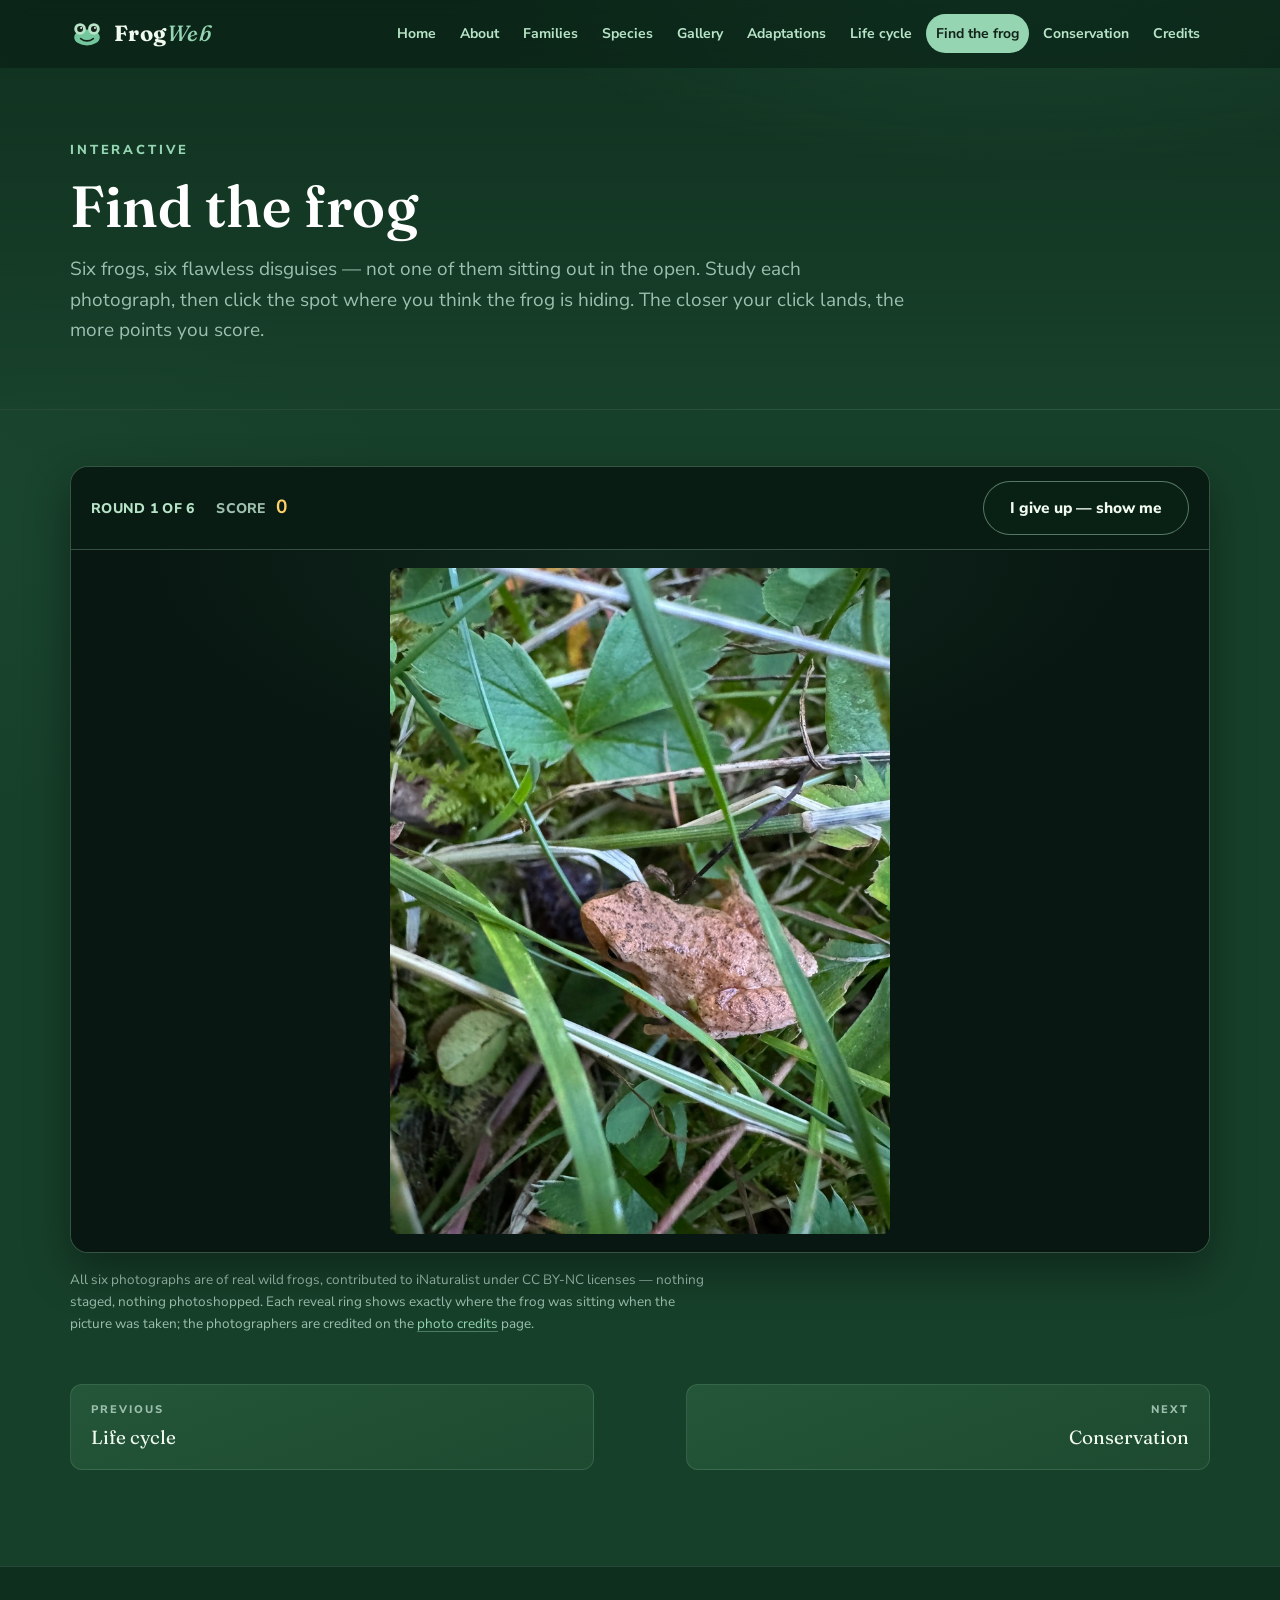
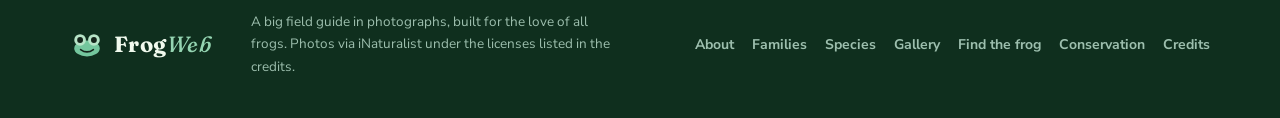
<file: find.html>
<!DOCTYPE html>
<html lang="en">
<head>
  <meta charset="UTF-8">
  <meta name="viewport" content="width=device-width, initial-scale=1.0">
  <title>Find the Frog · FrogWeb</title>
  <meta name="description" content="Interactive: six real photographs of wild frogs in perfect camouflage. Click where you think each frog is hiding and see how sharp your eyes really are.">
  <meta name="theme-color" content="#17402a">
  <link rel="icon" href="data:image/svg+xml,%3Csvg xmlns='http://www.w3.org/2000/svg' viewBox='0 0 64 48'%3E%3Cellipse cx='32' cy='31' rx='24' ry='15' fill='%2374c69d'/%3E%3Ccircle cx='19' cy='15' r='11' fill='%23b7e4c7'/%3E%3Ccircle cx='45' cy='15' r='11' fill='%23b7e4c7'/%3E%3Ccircle cx='19' cy='15' r='5.5' fill='%2314231a'/%3E%3Ccircle cx='45' cy='15' r='5.5' fill='%2314231a'/%3E%3Cpath d='M20 33q12 9 24 0' fill='none' stroke='%2314231a' stroke-width='3' stroke-linecap='round'/%3E%3C/svg%3E">
  <link rel="preconnect" href="https://fonts.googleapis.com">
  <link rel="preconnect" href="https://fonts.gstatic.com" crossorigin>
  <link rel="stylesheet" href="https://fonts.googleapis.com/css2?family=Fraunces:ital,opsz,wght@0,9..144,500;0,9..144,600;0,9..144,700;1,9..144,500&family=Nunito+Sans:ital,wght@0,400;0,600;0,700;0,800;1,400&display=swap">
  <link rel="stylesheet" href="css/style.css">
</head>
<body data-page="find">
  <a class="skip-link" href="#main">Skip to content</a>

  <header class="site-header" id="top">
    <div class="container header-inner">
      <a class="brand" href="index.html" aria-label="FrogWeb home">
        <svg class="brand-mark" xmlns="http://www.w3.org/2000/svg" viewBox="0 0 64 48" aria-hidden="true">
          <ellipse cx="32" cy="31" rx="24" ry="15" fill="#74c69d"/>
          <circle cx="19" cy="15" r="11" fill="#b7e4c7"/>
          <circle cx="45" cy="15" r="11" fill="#b7e4c7"/>
          <circle cx="19" cy="15" r="5.5" fill="#14231a"/>
          <circle cx="45" cy="15" r="5.5" fill="#14231a"/>
          <circle cx="21" cy="13" r="1.8" fill="#fff"/>
          <circle cx="47" cy="13" r="1.8" fill="#fff"/>
          <path d="M20 33q12 9 24 0" fill="none" stroke="#14231a" stroke-width="3" stroke-linecap="round"/>
        </svg>
        <span class="brand-name">Frog<span class="brand-accent">Web</span></span>
      </a>
      <nav class="site-nav" id="site-nav" aria-label="Primary">
        <a href="index.html" data-nav="home">Home</a>
        <a href="about.html" data-nav="about">About</a>
        <a href="families.html" data-nav="families">Families</a>
        <a href="species.html" data-nav="species">Species</a>
        <a href="gallery.html" data-nav="gallery">Gallery</a>
        <a href="adaptations.html" data-nav="adaptations">Adaptations</a>
        <a href="lifecycle.html" data-nav="lifecycle">Life cycle</a>
        <a href="find.html" data-nav="find">Find the frog</a>
        <a href="conservation.html" data-nav="conservation">Conservation</a>
        <a href="credits.html" data-nav="credits">Credits</a>
      </nav>
      <button class="nav-toggle" aria-expanded="false" aria-controls="site-nav" aria-label="Open menu">
        <svg xmlns="http://www.w3.org/2000/svg" viewBox="0 0 24 24" aria-hidden="true"><path d="M4 7h16M4 12h16M4 17h16" stroke="currentColor" stroke-width="2" stroke-linecap="round"/></svg>
      </button>
    </div>
  </header>

  <main id="main">

    <section class="page-hero" aria-label="Page introduction">
      <div class="container">
        <p class="overline">Interactive</p>
        <h1>Find the frog</h1>
        <p class="lede">Six frogs, six flawless disguises — not one of them sitting out in the open. Study each photograph, then click the spot where you think the frog is hiding. The closer your click lands, the more points you score.</p>
      </div>
    </section>

    <section class="section">
      <div class="container">
        <div class="find-stage reveal" id="find-stage">
          <div class="find-hud">
            <p class="find-status"><span id="find-round-label">Round 1 of 6</span><span class="find-score-wrap">Score <strong id="find-score">0</strong></span></p>
            <button class="btn btn-ghost find-giveup" id="find-giveup" type="button">I give up — show me</button>
          </div>
          <div class="find-frame">
            <span class="find-canvas" id="find-canvas">
              <img id="find-img" src="images/find-spring-peeper-grass.jpg" alt="A wild frog is hiding somewhere in this photograph — click on the frog" draggable="false">
              <span class="find-marker" id="find-marker" hidden aria-hidden="true"></span>
              <span class="find-ring" id="find-ring" hidden aria-hidden="true"></span>
            </span>
          </div>
          <div class="find-feedback" id="find-feedback" hidden>
            <p class="find-verdict" id="find-verdict"></p>
            <p class="find-reveal" id="find-reveal"></p>
            <button class="btn btn-primary find-next" id="find-next" type="button">Next frog</button>
          </div>
          <div class="find-results" id="find-results" hidden></div>
        </div>

        <p class="find-note">All six photographs are of real wild frogs, contributed to iNaturalist under CC BY-NC licenses — nothing staged, nothing photoshopped. Each reveal ring shows exactly where the frog was sitting when the picture was taken; the photographers are credited on the <a href="credits.html">photo credits</a> page.</p>

        <nav class="page-pager reveal" aria-label="Page navigation">
          <a href="lifecycle.html"><span class="pager-dir">Previous</span><span class="pager-title">Life cycle</span></a>
          <a class="next" href="conservation.html"><span class="pager-dir">Next</span><span class="pager-title">Conservation</span></a>
        </nav>
      </div>
    </section>

  </main>

  <footer class="site-footer">
    <div class="container footer-inner">
      <a class="brand brand-footer" href="index.html">
        <svg class="brand-mark" xmlns="http://www.w3.org/2000/svg" viewBox="0 0 64 48" aria-hidden="true">
          <ellipse cx="32" cy="31" rx="24" ry="15" fill="#74c69d"/>
          <circle cx="19" cy="15" r="11" fill="#b7e4c7"/>
          <circle cx="45" cy="15" r="11" fill="#b7e4c7"/>
          <circle cx="19" cy="15" r="5.5" fill="#14231a"/>
          <circle cx="45" cy="15" r="5.5" fill="#14231a"/>
          <path d="M20 33q12 9 24 0" fill="none" stroke="#14231a" stroke-width="3" stroke-linecap="round"/>
        </svg>
        <span class="brand-name">Frog<span class="brand-accent">Web</span></span>
      </a>
      <p class="footer-note">A big field guide in photographs, built for the love of all frogs. Photos via iNaturalist under the licenses listed in the credits.</p>
      <nav class="footer-nav" aria-label="Footer">
        <a href="about.html">About</a>
        <a href="families.html">Families</a>
        <a href="species.html">Species</a>
        <a href="gallery.html">Gallery</a>
        <a href="find.html">Find the frog</a>
        <a href="conservation.html">Conservation</a>
        <a href="credits.html">Credits</a>
      </nav>
    </div>
  </footer>

  <script src="js/main.js"></script>
</body>
</html>
</file>
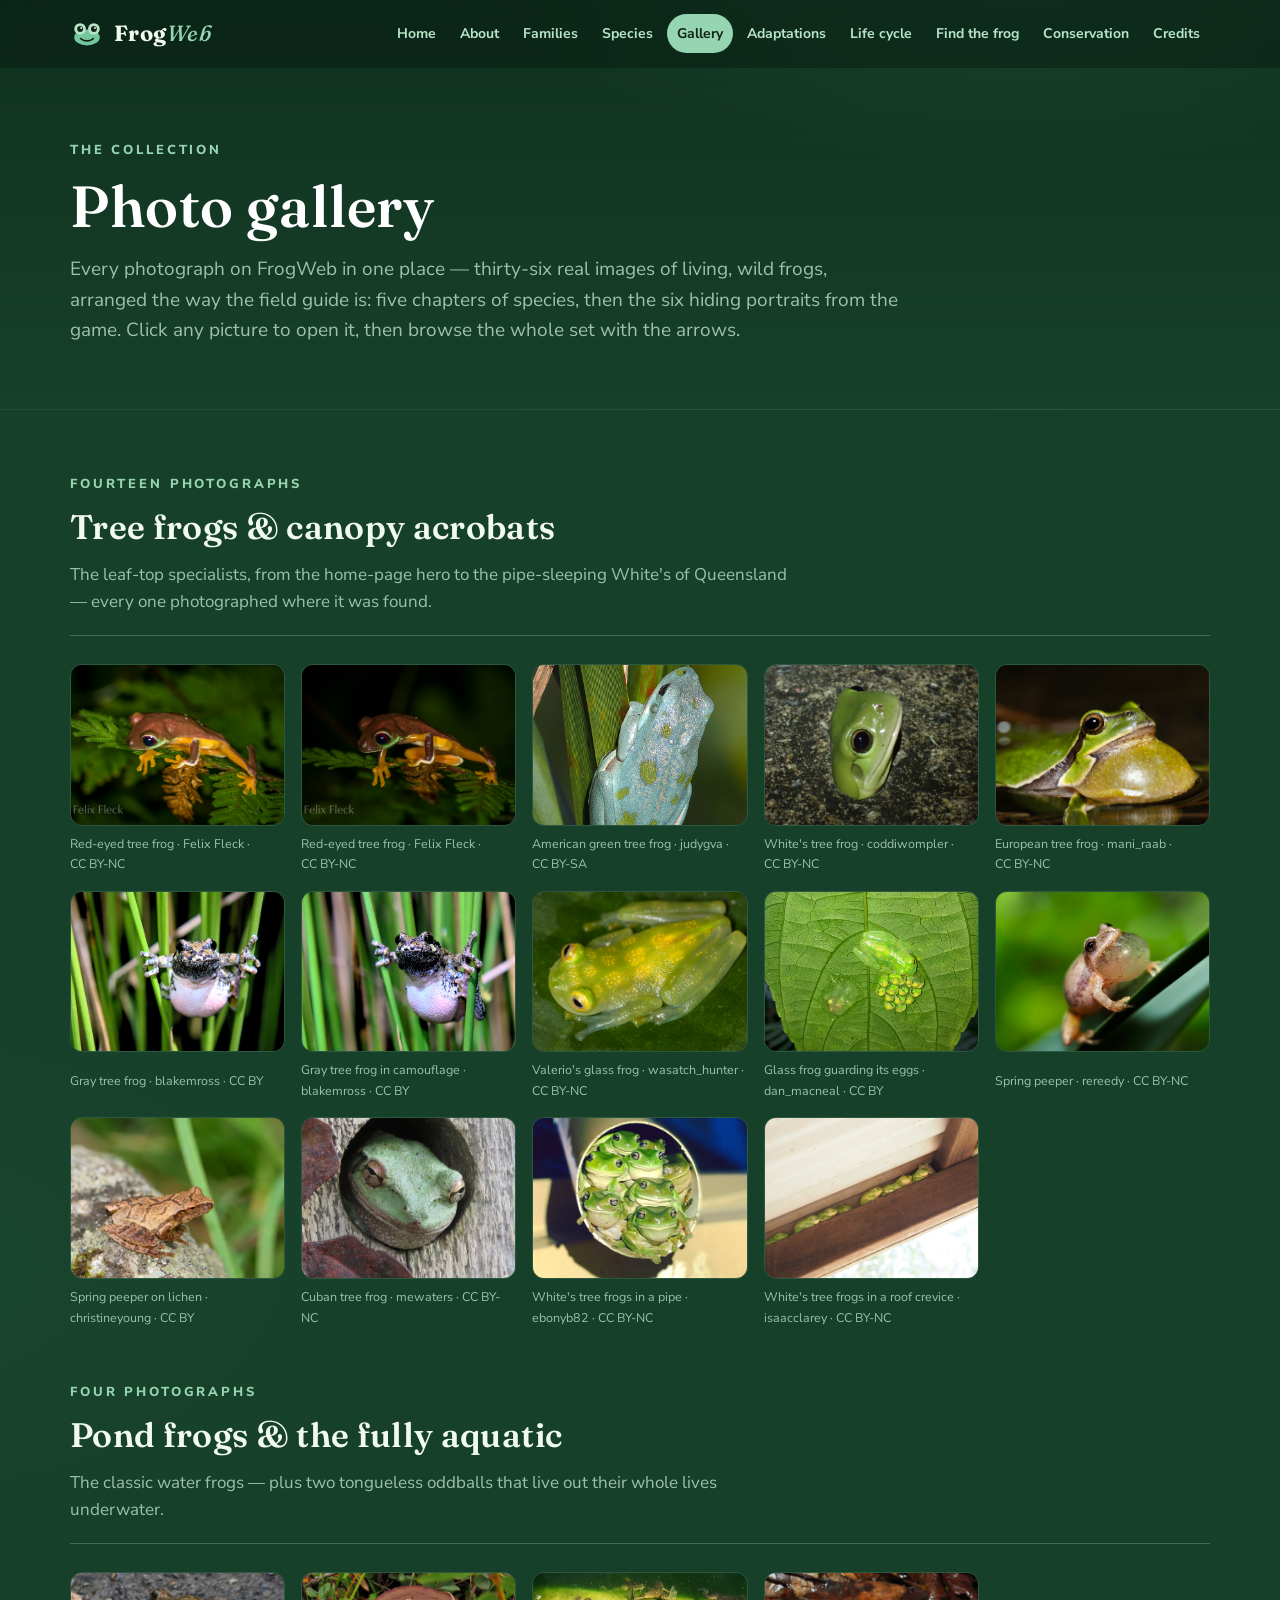
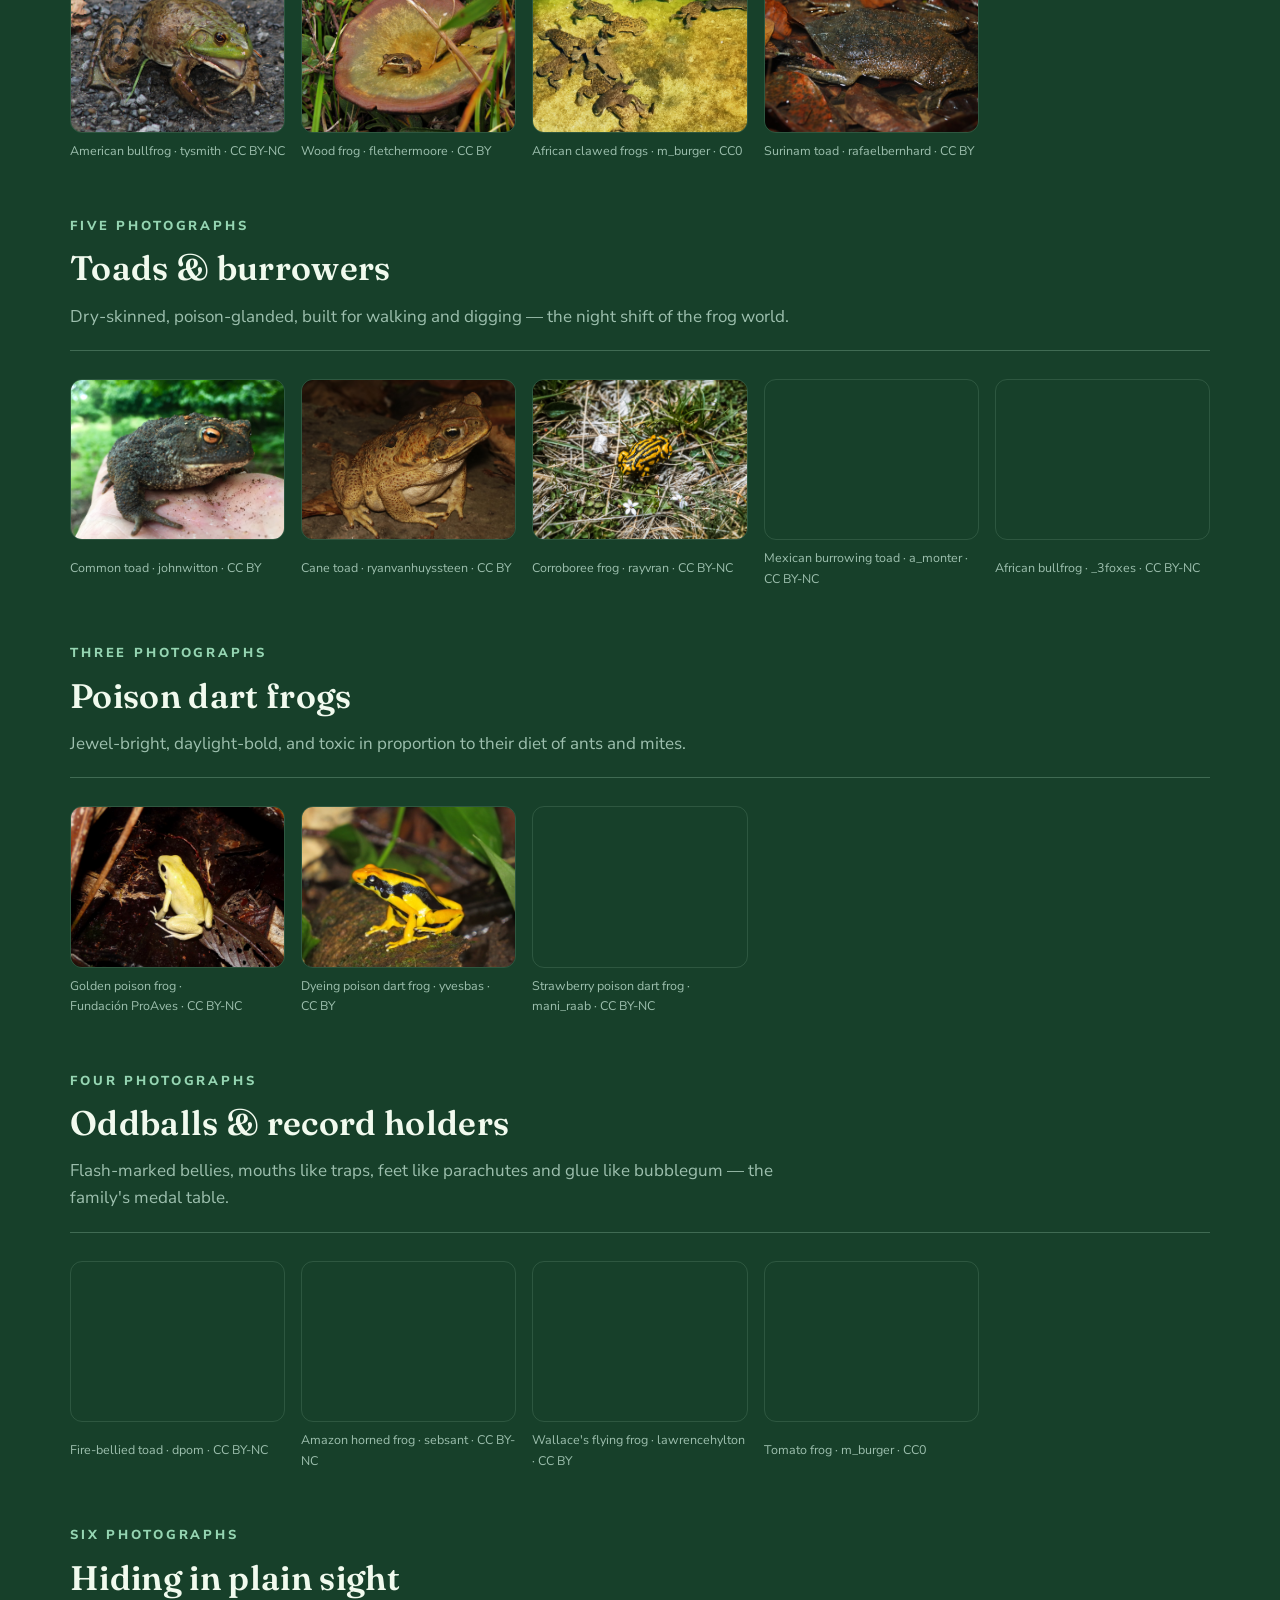
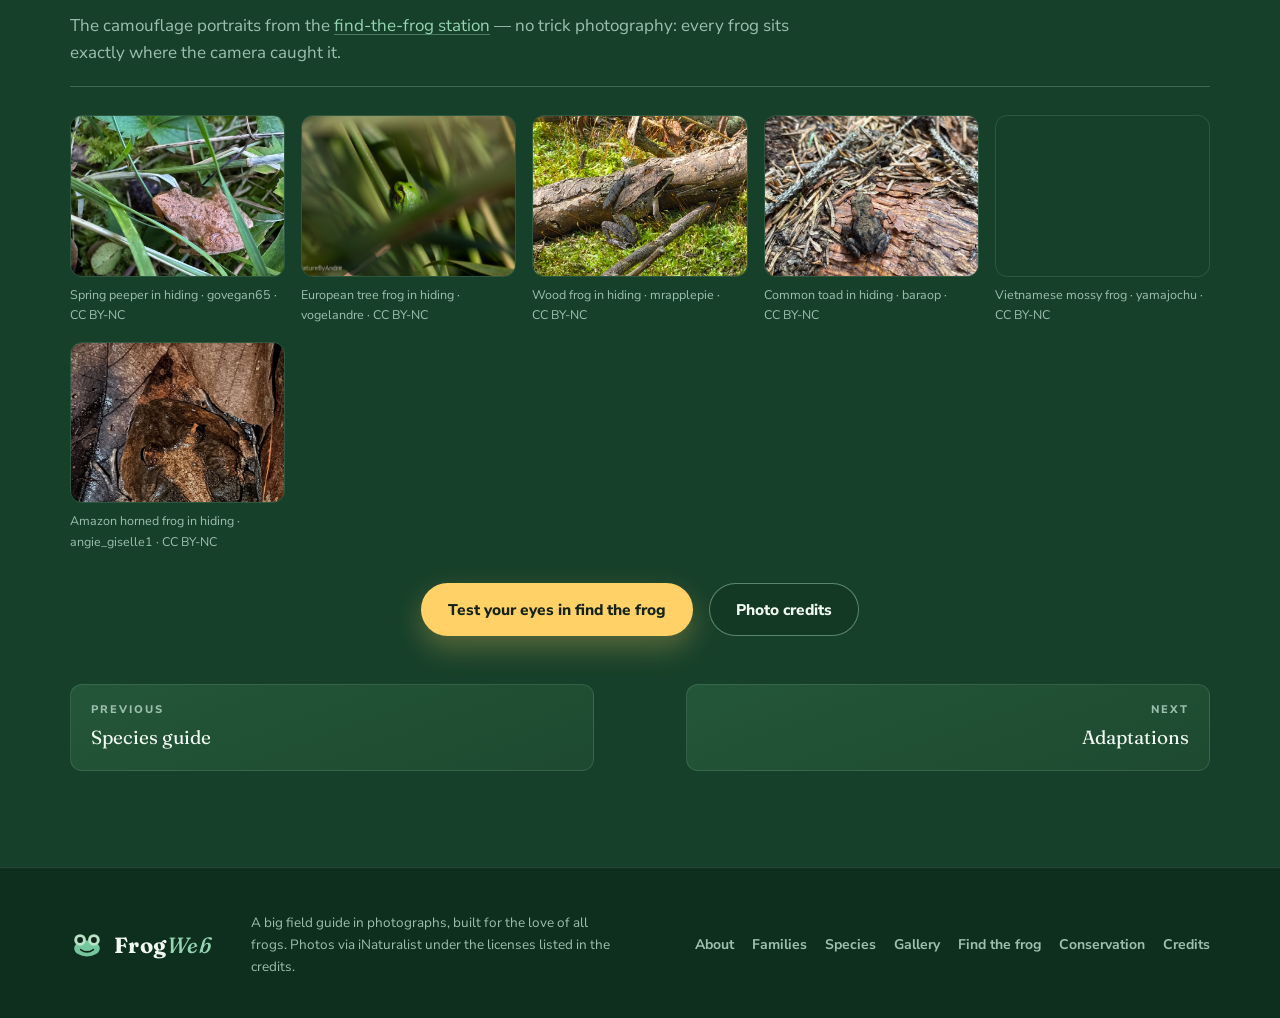
<file: gallery.html>
<!DOCTYPE html>
<html lang="en">
<head>
  <meta charset="UTF-8">
  <meta name="viewport" content="width=device-width, initial-scale=1.0">
  <title>Photo Gallery · FrogWeb</title>
  <meta name="description" content="Every photograph on FrogWeb in one place: thirty-six real images of living, wild frogs — tree frogs, pond frogs, toads, poison dart frogs and the hiding portraits from the find-the-frog game.">
  <meta name="theme-color" content="#17402a">
  <link rel="icon" href="data:image/svg+xml,%3Csvg xmlns='http://www.w3.org/2000/svg' viewBox='0 0 64 48'%3E%3Cellipse cx='32' cy='31' rx='24' ry='15' fill='%2374c69d'/%3E%3Ccircle cx='19' cy='15' r='11' fill='%23b7e4c7'/%3E%3Ccircle cx='45' cy='15' r='11' fill='%23b7e4c7'/%3E%3Ccircle cx='19' cy='15' r='5.5' fill='%2314231a'/%3E%3Ccircle cx='45' cy='15' r='5.5' fill='%2314231a'/%3E%3Cpath d='M20 33q12 9 24 0' fill='none' stroke='%2314231a' stroke-width='3' stroke-linecap='round'/%3E%3C/svg%3E">
  <link rel="preconnect" href="https://fonts.googleapis.com">
  <link rel="preconnect" href="https://fonts.gstatic.com" crossorigin>
  <link rel="stylesheet" href="https://fonts.googleapis.com/css2?family=Fraunces:ital,opsz,wght@0,9..144,500;0,9..144,600;0,9..144,700;1,9..144,500&family=Nunito+Sans:ital,wght@0,400;0,600;0,700;0,800;1,400&display=swap">
  <link rel="stylesheet" href="css/style.css">
</head>
<body data-page="gallery">
  <a class="skip-link" href="#main">Skip to content</a>

  <header class="site-header" id="top">
    <div class="container header-inner">
      <a class="brand" href="index.html" aria-label="FrogWeb home">
        <svg class="brand-mark" xmlns="http://www.w3.org/2000/svg" viewBox="0 0 64 48" aria-hidden="true">
          <ellipse cx="32" cy="31" rx="24" ry="15" fill="#74c69d"/>
          <circle cx="19" cy="15" r="11" fill="#b7e4c7"/>
          <circle cx="45" cy="15" r="11" fill="#b7e4c7"/>
          <circle cx="19" cy="15" r="5.5" fill="#14231a"/>
          <circle cx="45" cy="15" r="5.5" fill="#14231a"/>
          <circle cx="21" cy="13" r="1.8" fill="#fff"/>
          <circle cx="47" cy="13" r="1.8" fill="#fff"/>
          <path d="M20 33q12 9 24 0" fill="none" stroke="#14231a" stroke-width="3" stroke-linecap="round"/>
        </svg>
        <span class="brand-name">Frog<span class="brand-accent">Web</span></span>
      </a>
      <nav class="site-nav" id="site-nav" aria-label="Primary">
        <a href="index.html" data-nav="home">Home</a>
        <a href="about.html" data-nav="about">About</a>
        <a href="families.html" data-nav="families">Families</a>
        <a href="species.html" data-nav="species">Species</a>
        <a href="gallery.html" data-nav="gallery">Gallery</a>
        <a href="adaptations.html" data-nav="adaptations">Adaptations</a>
        <a href="lifecycle.html" data-nav="lifecycle">Life cycle</a>
        <a href="find.html" data-nav="find">Find the frog</a>
        <a href="conservation.html" data-nav="conservation">Conservation</a>
        <a href="credits.html" data-nav="credits">Credits</a>
      </nav>
      <button class="nav-toggle" aria-expanded="false" aria-controls="site-nav" aria-label="Open menu">
        <svg xmlns="http://www.w3.org/2000/svg" viewBox="0 0 24 24" aria-hidden="true"><path d="M4 7h16M4 12h16M4 17h16" stroke="currentColor" stroke-width="2" stroke-linecap="round"/></svg>
      </button>
    </div>
  </header>

  <main id="main">

    <section class="page-hero" aria-label="Page introduction">
      <div class="container">
        <p class="overline">The collection</p>
        <h1>Photo gallery</h1>
        <p class="lede">Every photograph on FrogWeb in one place — thirty-six real images of living, wild frogs, arranged the way the field guide is: five chapters of species, then the six hiding portraits from the game. Click any picture to open it, then browse the whole set with the arrows.</p>
      </div>
    </section>

    <section class="section">
      <div class="container">

        <div class="group-head reveal">
          <p class="overline">Fourteen photographs</p>
          <h2>Tree frogs &amp; canopy acrobats</h2>
          <p class="lede">The leaf-top specialists, from the home-page hero to the pipe-sleeping White's of Queensland — every one photographed where it was found.</p>
        </div>
        <div class="gallery-grid reveal">

          <figure>
            <button class="lightbox-source" data-src="images/hero-redeyed-treefrog.jpg" data-title="Red-eyed tree frog · Agalychnis callidryas · Puntarenas, Costa Rica" data-credit="Felix Fleck (flecksy) · CC BY-NC · iNaturalist" data-credit-url="https://www.inaturalist.org/photos/11671107" aria-label="View larger photograph of the red-eyed tree frog">
              <img src="images/hero-redeyed-treefrog.jpg" alt="A red-eyed tree frog perched on a fern frond in a Costa Rican rainforest at night" loading="lazy" decoding="async">
              <span class="zoom-hint" aria-hidden="true">
                <svg xmlns="http://www.w3.org/2000/svg" viewBox="0 0 24 24" fill="none" stroke="currentColor" stroke-width="2"><circle cx="10.5" cy="10.5" r="6.5"/><path d="M15.5 15.5 21 21"/></svg>
              </span>
            </button>
            <figcaption>Red-eyed tree frog · Felix&nbsp;Fleck · CC&nbsp;BY-NC</figcaption>
          </figure>

          <figure>
            <button class="lightbox-source" data-src="images/redeyed-treefrog-profile.jpg" data-title="Red-eyed tree frog · Agalychnis callidryas · Puntarenas, Costa Rica" data-credit="Felix Fleck (flecksy) · CC BY-NC · iNaturalist" data-credit-url="https://www.inaturalist.org/photos/11671111" aria-label="View larger photograph of the red-eyed tree frog in profile">
              <img src="images/redeyed-treefrog-profile.jpg" alt="A red-eyed tree frog in profile on a fern leaf, showing its scarlet eye and orange toes" loading="lazy" decoding="async">
              <span class="zoom-hint" aria-hidden="true">
                <svg xmlns="http://www.w3.org/2000/svg" viewBox="0 0 24 24" fill="none" stroke="currentColor" stroke-width="2"><circle cx="10.5" cy="10.5" r="6.5"/><path d="M15.5 15.5 21 21"/></svg>
              </span>
            </button>
            <figcaption>Red-eyed tree frog · Felix&nbsp;Fleck · CC&nbsp;BY-NC</figcaption>
          </figure>

          <figure>
            <button class="lightbox-source" data-src="images/green-treefrog.jpg" data-title="American green tree frog · Hyla cinerea · Woodbridge, Virginia" data-credit="judygva · CC BY-SA · iNaturalist" data-credit-url="https://www.inaturalist.org/photos/159297799" aria-label="View larger photograph of the American green tree frog">
              <img src="images/green-treefrog.jpg" alt="An American green tree frog clinging to a vertical plant stem among blurred foliage" loading="lazy" decoding="async">
              <span class="zoom-hint" aria-hidden="true">
                <svg xmlns="http://www.w3.org/2000/svg" viewBox="0 0 24 24" fill="none" stroke="currentColor" stroke-width="2"><circle cx="10.5" cy="10.5" r="6.5"/><path d="M15.5 15.5 21 21"/></svg>
              </span>
            </button>
            <figcaption>American green tree frog · judygva · CC&nbsp;BY-SA</figcaption>
          </figure>

          <figure>
            <button class="lightbox-source" data-src="images/whites-treefrog.jpeg" data-title="White's tree frog · Litoria caerulea · New South Wales, Australia" data-credit="coddiwompler · CC BY-NC · iNaturalist" data-credit-url="https://www.inaturalist.org/photos/247852839" aria-label="View larger photograph of White's tree frog">
              <img src="images/whites-treefrog.jpeg" alt="A bright green White's tree frog looking toward the camera, showing its large golden eye" loading="lazy" decoding="async">
              <span class="zoom-hint" aria-hidden="true">
                <svg xmlns="http://www.w3.org/2000/svg" viewBox="0 0 24 24" fill="none" stroke="currentColor" stroke-width="2"><circle cx="10.5" cy="10.5" r="6.5"/><path d="M15.5 15.5 21 21"/></svg>
              </span>
            </button>
            <figcaption>White's tree frog · coddiwompler · CC&nbsp;BY-NC</figcaption>
          </figure>

          <figure>
            <button class="lightbox-source" data-src="images/european-treefrog-calling.jpg" data-title="European tree frog · Hyla arborea · Wörth an der Lafnitz, Austria" data-credit="mani_raab · CC BY-NC · iNaturalist" data-credit-url="https://www.inaturalist.org/photos/483785185" aria-label="View larger photograph of the European tree frog">
              <img src="images/european-treefrog-calling.jpg" alt="A male European tree frog calling at night with its vocal sac inflated, showing the dark stripe along its flank" loading="lazy" decoding="async">
              <span class="zoom-hint" aria-hidden="true">
                <svg xmlns="http://www.w3.org/2000/svg" viewBox="0 0 24 24" fill="none" stroke="currentColor" stroke-width="2"><circle cx="10.5" cy="10.5" r="6.5"/><path d="M15.5 15.5 21 21"/></svg>
              </span>
            </button>
            <figcaption>European tree frog · mani_raab · CC&nbsp;BY-NC</figcaption>
          </figure>

          <figure>
            <button class="lightbox-source" data-src="images/gray-treefrog-calling.jpg" data-title="Gray tree frog · Hyla versicolor · St. Andrews, New Brunswick, Canada" data-credit="blakemross · CC BY · iNaturalist" data-credit-url="https://www.inaturalist.org/photos/135618012" aria-label="View larger photograph of the gray tree frog">
              <img src="images/gray-treefrog-calling.jpg" alt="A gray tree frog calling from between plant stems, its pale vocal sac inflated and toe pads gripping the stems" loading="lazy" decoding="async">
              <span class="zoom-hint" aria-hidden="true">
                <svg xmlns="http://www.w3.org/2000/svg" viewBox="0 0 24 24" fill="none" stroke="currentColor" stroke-width="2"><circle cx="10.5" cy="10.5" r="6.5"/><path d="M15.5 15.5 21 21"/></svg>
              </span>
            </button>
            <figcaption>Gray tree frog · blakemross · CC&nbsp;BY</figcaption>
          </figure>

          <figure>
            <button class="lightbox-source" data-src="images/gray-treefrog-camouflage.jpg" data-title="Gray tree frog in full camouflage · New Brunswick, Canada" data-credit="blakemross · CC BY · iNaturalist" data-credit-url="https://www.inaturalist.org/photos/135618068" aria-label="View larger photograph of the camouflaged gray tree frog">
              <img src="images/gray-treefrog-camouflage.jpg" alt="A gray tree frog with black-and-white mottled camouflage clinging to plant stems" loading="lazy" decoding="async">
              <span class="zoom-hint" aria-hidden="true">
                <svg xmlns="http://www.w3.org/2000/svg" viewBox="0 0 24 24" fill="none" stroke="currentColor" stroke-width="2"><circle cx="10.5" cy="10.5" r="6.5"/><path d="M15.5 15.5 21 21"/></svg>
              </span>
            </button>
            <figcaption>Gray tree frog in camouflage · blakemross · CC&nbsp;BY</figcaption>
          </figure>

          <figure>
            <button class="lightbox-source" data-src="images/glass-frog.jpg" data-title="Valerio's glass frog · Hyalinobatrachium valerioi · Puntarenas, Costa Rica" data-credit="wasatch_hunter · CC BY-NC · iNaturalist" data-credit-url="https://www.inaturalist.org/photos/42767127" aria-label="View larger photograph of the glass frog">
              <img src="images/glass-frog.jpg" alt="A translucent glass frog with golden eyes resting on a dark green leaf" loading="lazy" decoding="async">
              <span class="zoom-hint" aria-hidden="true">
                <svg xmlns="http://www.w3.org/2000/svg" viewBox="0 0 24 24" fill="none" stroke="currentColor" stroke-width="2"><circle cx="10.5" cy="10.5" r="6.5"/><path d="M15.5 15.5 21 21"/></svg>
              </span>
            </button>
            <figcaption>Valerio's glass frog · wasatch_hunter · CC&nbsp;BY-NC</figcaption>
          </figure>

          <figure>
            <button class="lightbox-source" data-src="images/glass-frog-eggs.jpg" data-title="Glass frog guarding its eggs · Puntarenas, Costa Rica" data-credit="dan_macneal · CC BY · iNaturalist" data-credit-url="https://www.inaturalist.org/photos/60123702" aria-label="View larger photograph of a glass frog beside its eggs">
              <img src="images/glass-frog-eggs.jpg" alt="A translucent glass frog resting on a large leaf beside its cluster of jelly-coated eggs" loading="lazy" decoding="async">
              <span class="zoom-hint" aria-hidden="true">
                <svg xmlns="http://www.w3.org/2000/svg" viewBox="0 0 24 24" fill="none" stroke="currentColor" stroke-width="2"><circle cx="10.5" cy="10.5" r="6.5"/><path d="M15.5 15.5 21 21"/></svg>
              </span>
            </button>
            <figcaption>Glass frog guarding its eggs · dan_macneal · CC&nbsp;BY</figcaption>
          </figure>

          <figure>
            <button class="lightbox-source" data-src="images/spring-peeper-calling.jpg" data-title="Spring peeper · Pseudacris crucifer · Leesburg, Virginia" data-credit="rereedy · CC BY-NC · iNaturalist" data-credit-url="https://www.inaturalist.org/photos/275308900" aria-label="View larger photograph of the spring peeper">
              <img src="images/spring-peeper-calling.jpg" alt="A spring peeper with its translucent vocal sac inflated, calling from a plant stem at night" loading="lazy" decoding="async">
              <span class="zoom-hint" aria-hidden="true">
                <svg xmlns="http://www.w3.org/2000/svg" viewBox="0 0 24 24" fill="none" stroke="currentColor" stroke-width="2"><circle cx="10.5" cy="10.5" r="6.5"/><path d="M15.5 15.5 21 21"/></svg>
              </span>
            </button>
            <figcaption>Spring peeper · rereedy · CC&nbsp;BY-NC</figcaption>
          </figure>

          <figure>
            <button class="lightbox-source" data-src="images/spring-peeper-lichen.jpg" data-title="Spring peeper, Sharon, Connecticut" data-credit="christineyoung · CC BY · iNaturalist" data-credit-url="https://www.inaturalist.org/photos/208482353" aria-label="View larger photograph of a spring peeper on lichen">
              <img src="images/spring-peeper-lichen.jpg" alt="A brown spring peeper sitting on a lichen-covered rock, its mottled skin almost perfectly matching the lichen" loading="lazy" decoding="async">
              <span class="zoom-hint" aria-hidden="true">
                <svg xmlns="http://www.w3.org/2000/svg" viewBox="0 0 24 24" fill="none" stroke="currentColor" stroke-width="2"><circle cx="10.5" cy="10.5" r="6.5"/><path d="M15.5 15.5 21 21"/></svg>
              </span>
            </button>
            <figcaption>Spring peeper on lichen · christineyoung · CC&nbsp;BY</figcaption>
          </figure>

          <figure>
            <button class="lightbox-source" data-src="images/cuban-treefrog.jpg" data-title="Cuban tree frog · Osteopilus septentrionalis · Ormond Beach, Florida" data-credit="mewaters · CC BY-NC · iNaturalist" data-credit-url="https://www.inaturalist.org/photos/2632035" aria-label="View larger photograph of the Cuban tree frog">
              <img src="images/cuban-treefrog.jpg" alt="A Cuban tree frog peeking out of a hole in weathered wood, showing its patterned golden eyes" loading="lazy" decoding="async">
              <span class="zoom-hint" aria-hidden="true">
                <svg xmlns="http://www.w3.org/2000/svg" viewBox="0 0 24 24" fill="none" stroke="currentColor" stroke-width="2"><circle cx="10.5" cy="10.5" r="6.5"/><path d="M15.5 15.5 21 21"/></svg>
              </span>
            </button>
            <figcaption>Cuban tree frog · mewaters · CC&nbsp;BY-NC</figcaption>
          </figure>

          <figure>
            <button class="lightbox-source" data-src="images/whites-treefrogs-pipe.jpg" data-title="White's tree frogs in a pipe · Pinkenba, Queensland" data-credit="ebonyb82 · CC BY-NC · iNaturalist" data-credit-url="https://www.inaturalist.org/photos/288321743" aria-label="View larger photograph of White's tree frogs packed into a pipe">
              <img src="images/whites-treefrogs-pipe.jpg" alt="A crowd of bright green White's tree frogs packed together inside the open end of a white pipe" loading="lazy" decoding="async">
              <span class="zoom-hint" aria-hidden="true">
                <svg xmlns="http://www.w3.org/2000/svg" viewBox="0 0 24 24" fill="none" stroke="currentColor" stroke-width="2"><circle cx="10.5" cy="10.5" r="6.5"/><path d="M15.5 15.5 21 21"/></svg>
              </span>
            </button>
            <figcaption>White's tree frogs in a pipe · ebonyb82 · CC&nbsp;BY-NC</figcaption>
          </figure>

          <figure>
            <button class="lightbox-source" data-src="images/whites-treefrogs-roof.jpg" data-title="White's tree frogs in a roof crevice · Roebuck, Western Australia" data-credit="isaacclarey · CC BY-NC · iNaturalist" data-credit-url="https://www.inaturalist.org/photos/154512630" aria-label="View larger photograph of White's tree frogs lined up in a roof crevice">
              <img src="images/whites-treefrogs-roof.jpg" alt="Seven bright green White's tree frogs lined up in the narrow crevice between a roof and a wooden beam" loading="lazy" decoding="async">
              <span class="zoom-hint" aria-hidden="true">
                <svg xmlns="http://www.w3.org/2000/svg" viewBox="0 0 24 24" fill="none" stroke="currentColor" stroke-width="2"><circle cx="10.5" cy="10.5" r="6.5"/><path d="M15.5 15.5 21 21"/></svg>
              </span>
            </button>
            <figcaption>White's tree frogs in a roof crevice · isaacclarey · CC&nbsp;BY-NC</figcaption>
          </figure>

        </div>

        <div class="group-head reveal">
          <p class="overline">Four photographs</p>
          <h2>Pond frogs &amp; the fully aquatic</h2>
          <p class="lede">The classic water frogs — plus two tongueless oddballs that live out their whole lives underwater.</p>
        </div>
        <div class="gallery-grid reveal">

          <figure>
            <button class="lightbox-source" data-src="images/american-bullfrog.jpg" data-title="American bullfrog · Lithobates catesbeianus" data-credit="tysmith · CC BY-NC · iNaturalist" data-credit-url="https://www.inaturalist.org/photos/162208673" aria-label="View larger photograph of the American bullfrog">
              <img src="images/american-bullfrog.jpg" alt="A large green American bullfrog with its mouth open, resting on gravel" loading="lazy" decoding="async">
              <span class="zoom-hint" aria-hidden="true">
                <svg xmlns="http://www.w3.org/2000/svg" viewBox="0 0 24 24" fill="none" stroke="currentColor" stroke-width="2"><circle cx="10.5" cy="10.5" r="6.5"/><path d="M15.5 15.5 21 21"/></svg>
              </span>
            </button>
            <figcaption>American bullfrog · tysmith · CC&nbsp;BY-NC</figcaption>
          </figure>

          <figure>
            <button class="lightbox-source" data-src="images/wood-frog.jpeg" data-title="Wood frog · Lithobates sylvaticus" data-credit="fletchermoore · CC BY · iNaturalist" data-credit-url="https://www.inaturalist.org/photos/446317812" aria-label="View larger photograph of the wood frog">
              <img src="images/wood-frog.jpeg" alt="A brown wood frog with a dark eye stripe sitting inside the bowl of a large mushroom" loading="lazy" decoding="async">
              <span class="zoom-hint" aria-hidden="true">
                <svg xmlns="http://www.w3.org/2000/svg" viewBox="0 0 24 24" fill="none" stroke="currentColor" stroke-width="2"><circle cx="10.5" cy="10.5" r="6.5"/><path d="M15.5 15.5 21 21"/></svg>
              </span>
            </button>
            <figcaption>Wood frog · fletchermoore · CC&nbsp;BY</figcaption>
          </figure>

          <figure>
            <button class="lightbox-source" data-src="images/african-clawed-frogs.jpeg" data-title="African clawed frogs · Xenopus laevis" data-credit="m_burger · CC0 · iNaturalist" data-credit-url="https://www.inaturalist.org/photos/114814503" aria-label="View larger photograph of the African clawed frogs">
              <img src="images/african-clawed-frogs.jpeg" alt="A group of mottled brown African clawed frogs resting together on the floor of a murky pond" loading="lazy" decoding="async">
              <span class="zoom-hint" aria-hidden="true">
                <svg xmlns="http://www.w3.org/2000/svg" viewBox="0 0 24 24" fill="none" stroke="currentColor" stroke-width="2"><circle cx="10.5" cy="10.5" r="6.5"/><path d="M15.5 15.5 21 21"/></svg>
              </span>
            </button>
            <figcaption>African clawed frogs · m_burger · CC0</figcaption>
          </figure>

          <figure>
            <button class="lightbox-source" data-src="images/surinam-toad.jpeg" data-title="Surinam toad · Pipa pipa" data-credit="rafaelbernhard · CC BY · iNaturalist" data-credit-url="https://www.inaturalist.org/photos/58346290" aria-label="View larger photograph of the Surinam toad">
              <img src="images/surinam-toad.jpeg" alt="A flat, dark brown Surinam toad resting in shallow water among wet leaves" loading="lazy" decoding="async">
              <span class="zoom-hint" aria-hidden="true">
                <svg xmlns="http://www.w3.org/2000/svg" viewBox="0 0 24 24" fill="none" stroke="currentColor" stroke-width="2"><circle cx="10.5" cy="10.5" r="6.5"/><path d="M15.5 15.5 21 21"/></svg>
              </span>
            </button>
            <figcaption>Surinam toad · rafaelbernhard · CC&nbsp;BY</figcaption>
          </figure>

        </div>

        <div class="group-head reveal">
          <p class="overline">Five photographs</p>
          <h2>Toads &amp; burrowers</h2>
          <p class="lede">Dry-skinned, poison-glanded, built for walking and digging — the night shift of the frog world.</p>
        </div>
        <div class="gallery-grid reveal">

          <figure>
            <button class="lightbox-source" data-src="images/common-toad.jpg" data-title="Common toad · Bufo bufo" data-credit="johnwitton · CC BY · iNaturalist" data-credit-url="https://www.inaturalist.org/photos/42142219" aria-label="View larger photograph of the common toad">
              <img src="images/common-toad.jpg" alt="A dark, warty common toad with golden eyes resting on a person's hand" loading="lazy" decoding="async">
              <span class="zoom-hint" aria-hidden="true">
                <svg xmlns="http://www.w3.org/2000/svg" viewBox="0 0 24 24" fill="none" stroke="currentColor" stroke-width="2"><circle cx="10.5" cy="10.5" r="6.5"/><path d="M15.5 15.5 21 21"/></svg>
              </span>
            </button>
            <figcaption>Common toad · johnwitton · CC&nbsp;BY</figcaption>
          </figure>

          <figure>
            <button class="lightbox-source" data-src="images/cane-toad.jpg" data-title="Cane toad · Rhinella marina" data-credit="ryanvanhuyssteen · CC BY · iNaturalist" data-credit-url="https://www.inaturalist.org/photos/605493562" aria-label="View larger photograph of the cane toad">
              <img src="images/cane-toad.jpg" alt="A large brown cane toad with warty skin and prominent parotoid glands sitting on damp soil among dry leaves" loading="lazy" decoding="async">
              <span class="zoom-hint" aria-hidden="true">
                <svg xmlns="http://www.w3.org/2000/svg" viewBox="0 0 24 24" fill="none" stroke="currentColor" stroke-width="2"><circle cx="10.5" cy="10.5" r="6.5"/><path d="M15.5 15.5 21 21"/></svg>
              </span>
            </button>
            <figcaption>Cane toad · ryanvanhuyssteen · CC&nbsp;BY</figcaption>
          </figure>

          <figure>
            <button class="lightbox-source" data-src="images/corroboree-frog.jpg" data-title="Corroboree frog · Pseudophryne corroboree" data-credit="rayvran · CC BY-NC · iNaturalist" data-credit-url="https://www.inaturalist.org/photos/532823411" aria-label="View larger photograph of the corroboree frog">
              <img src="images/corroboree-frog.jpg" alt="A corroboree frog with bold yellow and black stripes sitting among grass and moss" loading="lazy" decoding="async">
              <span class="zoom-hint" aria-hidden="true">
                <svg xmlns="http://www.w3.org/2000/svg" viewBox="0 0 24 24" fill="none" stroke="currentColor" stroke-width="2"><circle cx="10.5" cy="10.5" r="6.5"/><path d="M15.5 15.5 21 21"/></svg>
              </span>
            </button>
            <figcaption>Corroboree frog · rayvran · CC&nbsp;BY-NC</figcaption>
          </figure>

          <figure>
            <button class="lightbox-source" data-src="images/mexican-burrowing-toad.jpeg" data-title="Mexican burrowing toad · Rhinophrynus dorsalis" data-credit="a_monter · CC BY-NC · iNaturalist" data-credit-url="https://www.inaturalist.org/photos/15111467" aria-label="View larger photograph of the Mexican burrowing toad">
              <img src="images/mexican-burrowing-toad.jpeg" alt="A round, dark gray Mexican burrowing toad with an orange dorsal stripe sitting on soil among leaf litter" loading="lazy" decoding="async">
              <span class="zoom-hint" aria-hidden="true">
                <svg xmlns="http://www.w3.org/2000/svg" viewBox="0 0 24 24" fill="none" stroke="currentColor" stroke-width="2"><circle cx="10.5" cy="10.5" r="6.5"/><path d="M15.5 15.5 21 21"/></svg>
              </span>
            </button>
            <figcaption>Mexican burrowing toad · a_monter · CC&nbsp;BY-NC</figcaption>
          </figure>

          <figure>
            <button class="lightbox-source" data-src="images/african-bullfrog.jpg" data-title="African bullfrog · Pyxicephalus adspersus" data-credit="_3foxes · CC BY-NC · iNaturalist" data-credit-url="https://www.inaturalist.org/photos/206017541" aria-label="View larger photograph of the African bullfrog">
              <img src="images/african-bullfrog.jpg" alt="A large olive-green African bullfrog with a yellow-orange throat held in a person's hand" loading="lazy" decoding="async">
              <span class="zoom-hint" aria-hidden="true">
                <svg xmlns="http://www.w3.org/2000/svg" viewBox="0 0 24 24" fill="none" stroke="currentColor" stroke-width="2"><circle cx="10.5" cy="10.5" r="6.5"/><path d="M15.5 15.5 21 21"/></svg>
              </span>
            </button>
            <figcaption>African bullfrog · _3foxes · CC&nbsp;BY-NC</figcaption>
          </figure>

        </div>

        <div class="group-head reveal">
          <p class="overline">Three photographs</p>
          <h2>Poison dart frogs</h2>
          <p class="lede">Jewel-bright, daylight-bold, and toxic in proportion to their diet of ants and mites.</p>
        </div>
        <div class="gallery-grid reveal">

          <figure>
            <button class="lightbox-source" data-src="images/golden-poison-frog.jpg" data-title="Golden poison frog · Phyllobates terribilis" data-credit="Fundación ProAves · CC BY-NC · iNaturalist" data-credit-url="https://www.inaturalist.org/photos/638239752" aria-label="View larger photograph of the golden poison frog">
              <img src="images/golden-poison-frog.jpg" alt="A bright yellow golden poison frog sitting on the dark rainforest floor" loading="lazy" decoding="async">
              <span class="zoom-hint" aria-hidden="true">
                <svg xmlns="http://www.w3.org/2000/svg" viewBox="0 0 24 24" fill="none" stroke="currentColor" stroke-width="2"><circle cx="10.5" cy="10.5" r="6.5"/><path d="M15.5 15.5 21 21"/></svg>
              </span>
            </button>
            <figcaption>Golden poison frog · Fundación&nbsp;ProAves · CC&nbsp;BY-NC</figcaption>
          </figure>

          <figure>
            <button class="lightbox-source" data-src="images/dyeing-poison-frog.jpeg" data-title="Dyeing poison dart frog · Dendrobates tinctorius" data-credit="yvesbas · CC BY · iNaturalist" data-credit-url="https://www.inaturalist.org/photos/109403891" aria-label="View larger photograph of the dyeing poison dart frog">
              <img src="images/dyeing-poison-frog.jpeg" alt="A dyeing poison dart frog with a yellow head and black-and-yellow striped body sitting on a mossy log" loading="lazy" decoding="async">
              <span class="zoom-hint" aria-hidden="true">
                <svg xmlns="http://www.w3.org/2000/svg" viewBox="0 0 24 24" fill="none" stroke="currentColor" stroke-width="2"><circle cx="10.5" cy="10.5" r="6.5"/><path d="M15.5 15.5 21 21"/></svg>
              </span>
            </button>
            <figcaption>Dyeing poison dart frog · yvesbas · CC&nbsp;BY</figcaption>
          </figure>

          <figure>
            <button class="lightbox-source" data-src="images/strawberry-poison-frog.jpg" data-title="Strawberry poison dart frog · Oophaga pumilio" data-credit="mani_raab · CC BY-NC · iNaturalist" data-credit-url="https://www.inaturalist.org/photos/625342215" aria-label="View larger photograph of the strawberry poison dart frog">
              <img src="images/strawberry-poison-frog.jpg" alt="A strawberry poison dart frog with a bright red body and blue legs resting on a green leaf" loading="lazy" decoding="async">
              <span class="zoom-hint" aria-hidden="true">
                <svg xmlns="http://www.w3.org/2000/svg" viewBox="0 0 24 24" fill="none" stroke="currentColor" stroke-width="2"><circle cx="10.5" cy="10.5" r="6.5"/><path d="M15.5 15.5 21 21"/></svg>
              </span>
            </button>
            <figcaption>Strawberry poison dart frog · mani_raab · CC&nbsp;BY-NC</figcaption>
          </figure>

        </div>

        <div class="group-head reveal">
          <p class="overline">Four photographs</p>
          <h2>Oddballs &amp; record holders</h2>
          <p class="lede">Flash-marked bellies, mouths like traps, feet like parachutes and glue like bubblegum — the family's medal table.</p>
        </div>
        <div class="gallery-grid reveal">

          <figure>
            <button class="lightbox-source" data-src="images/fire-bellied-toad.jpg" data-title="Fire-bellied toad · Bombina orientalis" data-credit="dpom · CC BY-NC · iNaturalist" data-credit-url="https://www.inaturalist.org/photos/2019013" aria-label="View larger photograph of the fire-bellied toad">
              <img src="images/fire-bellied-toad.jpg" alt="A green and black fire-bellied toad swimming in dark pond water, showing orange markings near its legs" loading="lazy" decoding="async">
              <span class="zoom-hint" aria-hidden="true">
                <svg xmlns="http://www.w3.org/2000/svg" viewBox="0 0 24 24" fill="none" stroke="currentColor" stroke-width="2"><circle cx="10.5" cy="10.5" r="6.5"/><path d="M15.5 15.5 21 21"/></svg>
              </span>
            </button>
            <figcaption>Fire-bellied toad · dpom · CC&nbsp;BY-NC</figcaption>
          </figure>

          <figure>
            <button class="lightbox-source" data-src="images/amazon-horned-frog.jpeg" data-title="Amazon horned frog · Ceratophrys cornuta" data-credit="sebsant · CC BY-NC · iNaturalist" data-credit-url="https://www.inaturalist.org/photos/114948996" aria-label="View larger photograph of the Amazon horned frog">
              <img src="images/amazon-horned-frog.jpeg" alt="A green Amazon horned frog with pointed eyelid horns resting on rainforest leaf litter" loading="lazy" decoding="async">
              <span class="zoom-hint" aria-hidden="true">
                <svg xmlns="http://www.w3.org/2000/svg" viewBox="0 0 24 24" fill="none" stroke="currentColor" stroke-width="2"><circle cx="10.5" cy="10.5" r="6.5"/><path d="M15.5 15.5 21 21"/></svg>
              </span>
            </button>
            <figcaption>Amazon horned frog · sebsant · CC&nbsp;BY-NC</figcaption>
          </figure>

          <figure>
            <button class="lightbox-source" data-src="images/wallaces-flying-frog.jpg" data-title="Wallace's flying frog · Rhacophorus nigropalmatus" data-credit="lawrencehylton · CC BY · iNaturalist" data-credit-url="https://www.inaturalist.org/photos/310231891" aria-label="View larger photograph of Wallace's flying frog">
              <img src="images/wallaces-flying-frog.jpg" alt="A bright green Wallace's flying frog gripping a dark branch, its black webbed feet wrapped around the bark" loading="lazy" decoding="async">
              <span class="zoom-hint" aria-hidden="true">
                <svg xmlns="http://www.w3.org/2000/svg" viewBox="0 0 24 24" fill="none" stroke="currentColor" stroke-width="2"><circle cx="10.5" cy="10.5" r="6.5"/><path d="M15.5 15.5 21 21"/></svg>
              </span>
            </button>
            <figcaption>Wallace's flying frog · lawrencehylton · CC&nbsp;BY</figcaption>
          </figure>

          <figure>
            <button class="lightbox-source" data-src="images/tomato-frog.jpg" data-title="Tomato frog · Dyscophus antongilii" data-credit="m_burger · CC0 · iNaturalist" data-credit-url="https://www.inaturalist.org/photos/186311549" aria-label="View larger photograph of the tomato frog">
              <img src="images/tomato-frog.jpg" alt="A plump, bright orange-red tomato frog sitting on the forest floor among dry leaves" loading="lazy" decoding="async">
              <span class="zoom-hint" aria-hidden="true">
                <svg xmlns="http://www.w3.org/2000/svg" viewBox="0 0 24 24" fill="none" stroke="currentColor" stroke-width="2"><circle cx="10.5" cy="10.5" r="6.5"/><path d="M15.5 15.5 21 21"/></svg>
              </span>
            </button>
            <figcaption>Tomato frog · m_burger · CC0</figcaption>
          </figure>

        </div>

        <div class="group-head reveal">
          <p class="overline">Six photographs</p>
          <h2>Hiding in plain sight</h2>
          <p class="lede">The camouflage portraits from the <a href="find.html">find-the-frog station</a> — no trick photography: every frog sits exactly where the camera caught it.</p>
        </div>
        <div class="gallery-grid reveal">

          <figure>
            <button class="lightbox-source" data-src="images/find-spring-peeper-grass.jpg" data-title="Spring peeper in hiding · Pseudacris crucifer" data-credit="govegan65 · CC BY-NC · iNaturalist" data-credit-url="https://www.inaturalist.org/photos/742044590" aria-label="View larger photograph of the hiding spring peeper">
              <img src="images/find-spring-peeper-grass.jpg" alt="A spring peeper crouched at the base of a grass stem, its tan skin almost invisible against the dry grass" loading="lazy" decoding="async">
              <span class="zoom-hint" aria-hidden="true">
                <svg xmlns="http://www.w3.org/2000/svg" viewBox="0 0 24 24" fill="none" stroke="currentColor" stroke-width="2"><circle cx="10.5" cy="10.5" r="6.5"/><path d="M15.5 15.5 21 21"/></svg>
              </span>
            </button>
            <figcaption>Spring peeper in hiding · govegan65 · CC&nbsp;BY-NC</figcaption>
          </figure>

          <figure>
            <button class="lightbox-source" data-src="images/find-european-treefrog-grass.jpg" data-title="European tree frog in hiding · Hyla arborea" data-credit="vogelandre · CC BY-NC · iNaturalist" data-credit-url="https://www.inaturalist.org/photos/741750452" aria-label="View larger photograph of the hiding European tree frog">
              <img src="images/find-european-treefrog-grass.jpg" alt="A European tree frog sitting level between green grass blades, nearly invisible in the gap" loading="lazy" decoding="async">
              <span class="zoom-hint" aria-hidden="true">
                <svg xmlns="http://www.w3.org/2000/svg" viewBox="0 0 24 24" fill="none" stroke="currentColor" stroke-width="2"><circle cx="10.5" cy="10.5" r="6.5"/><path d="M15.5 15.5 21 21"/></svg>
              </span>
            </button>
            <figcaption>European tree frog in hiding · vogelandre · CC&nbsp;BY-NC</figcaption>
          </figure>

          <figure>
            <button class="lightbox-source" data-src="images/find-wood-frog-log.jpg" data-title="Wood frog in hiding · Lithobates sylvaticus" data-credit="mrapplepie · CC BY-NC · iNaturalist" data-credit-url="https://www.inaturalist.org/photos/742032225" aria-label="View larger photograph of the hiding wood frog">
              <img src="images/find-wood-frog-log.jpg" alt="A wood frog pressed flat against a fallen log, its bark-brown back matching the wood and moss" loading="lazy" decoding="async">
              <span class="zoom-hint" aria-hidden="true">
                <svg xmlns="http://www.w3.org/2000/svg" viewBox="0 0 24 24" fill="none" stroke="currentColor" stroke-width="2"><circle cx="10.5" cy="10.5" r="6.5"/><path d="M15.5 15.5 21 21"/></svg>
              </span>
            </button>
            <figcaption>Wood frog in hiding · mrapplepie · CC&nbsp;BY-NC</figcaption>
          </figure>

          <figure>
            <button class="lightbox-source" data-src="images/find-common-toad-needles.jpg" data-title="Common toad in hiding · Bufo bufo" data-credit="baraop · CC BY-NC · iNaturalist" data-credit-url="https://www.inaturalist.org/photos/742151643" aria-label="View larger photograph of the hiding common toad">
              <img src="images/find-common-toad-needles.jpg" alt="A common toad parked on a pine-needle carpet, its warty skin reading as one more patch of rough ground" loading="lazy" decoding="async">
              <span class="zoom-hint" aria-hidden="true">
                <svg xmlns="http://www.w3.org/2000/svg" viewBox="0 0 24 24" fill="none" stroke="currentColor" stroke-width="2"><circle cx="10.5" cy="10.5" r="6.5"/><path d="M15.5 15.5 21 21"/></svg>
              </span>
            </button>
            <figcaption>Common toad in hiding · baraop · CC&nbsp;BY-NC</figcaption>
          </figure>

          <figure>
            <button class="lightbox-source" data-src="images/find-mossy-frog-rock.jpg" data-title="Vietnamese mossy frog on a mossy rock · Theloderma corticale" data-credit="yamajochu · CC BY-NC · iNaturalist" data-credit-url="https://www.inaturalist.org/photos/715542944" aria-label="View larger photograph of the Vietnamese mossy frog">
              <img src="images/find-mossy-frog-rock.jpg" alt="A Vietnamese mossy frog draped over a moss-covered rock, its skin textured exactly like the moss around it" loading="lazy" decoding="async">
              <span class="zoom-hint" aria-hidden="true">
                <svg xmlns="http://www.w3.org/2000/svg" viewBox="0 0 24 24" fill="none" stroke="currentColor" stroke-width="2"><circle cx="10.5" cy="10.5" r="6.5"/><path d="M15.5 15.5 21 21"/></svg>
              </span>
            </button>
            <figcaption>Vietnamese mossy frog · yamajochu · CC&nbsp;BY-NC</figcaption>
          </figure>

          <figure>
            <button class="lightbox-source" data-src="images/find-horned-frog-leaves.jpg" data-title="Amazon horned frog in hiding · Ceratophrys cornuta" data-credit="angie_giselle1 · CC BY-NC · iNaturalist" data-credit-url="https://www.inaturalist.org/photos/738717954" aria-label="View larger photograph of the hiding Amazon horned frog">
              <img src="images/find-horned-frog-leaves.jpg" alt="An Amazon horned frog buried in wet leaf litter, only its eye and pointed eyelid horns showing" loading="lazy" decoding="async">
              <span class="zoom-hint" aria-hidden="true">
                <svg xmlns="http://www.w3.org/2000/svg" viewBox="0 0 24 24" fill="none" stroke="currentColor" stroke-width="2"><circle cx="10.5" cy="10.5" r="6.5"/><path d="M15.5 15.5 21 21"/></svg>
              </span>
            </button>
            <figcaption>Amazon horned frog in hiding · angie_giselle1 · CC&nbsp;BY-NC</figcaption>
          </figure>

        </div>

        <p class="gallery-more reveal"><a class="btn btn-primary" href="find.html">Test your eyes in find the frog</a> <a class="btn btn-ghost" href="credits.html">Photo credits</a></p>

        <nav class="page-pager reveal" aria-label="Page navigation">
          <a href="species.html"><span class="pager-dir">Previous</span><span class="pager-title">Species guide</span></a>
          <a class="next" href="adaptations.html"><span class="pager-dir">Next</span><span class="pager-title">Adaptations</span></a>
        </nav>
      </div>
    </section>

  </main>

  <footer class="site-footer">
    <div class="container footer-inner">
      <a class="brand brand-footer" href="index.html">
        <svg class="brand-mark" xmlns="http://www.w3.org/2000/svg" viewBox="0 0 64 48" aria-hidden="true">
          <ellipse cx="32" cy="31" rx="24" ry="15" fill="#74c69d"/>
          <circle cx="19" cy="15" r="11" fill="#b7e4c7"/>
          <circle cx="45" cy="15" r="11" fill="#b7e4c7"/>
          <circle cx="19" cy="15" r="5.5" fill="#14231a"/>
          <circle cx="45" cy="15" r="5.5" fill="#14231a"/>
          <path d="M20 33q12 9 24 0" fill="none" stroke="#14231a" stroke-width="3" stroke-linecap="round"/>
        </svg>
        <span class="brand-name">Frog<span class="brand-accent">Web</span></span>
      </a>
      <p class="footer-note">A big field guide in photographs, built for the love of all frogs. Photos via iNaturalist under the licenses listed in the credits.</p>
      <nav class="footer-nav" aria-label="Footer">
        <a href="about.html">About</a>
        <a href="families.html">Families</a>
        <a href="species.html">Species</a>
        <a href="gallery.html">Gallery</a>
        <a href="find.html">Find the frog</a>
        <a href="conservation.html">Conservation</a>
        <a href="credits.html">Credits</a>
      </nav>
    </div>
  </footer>

  <script src="js/main.js"></script>
</body>
</html>
</file>
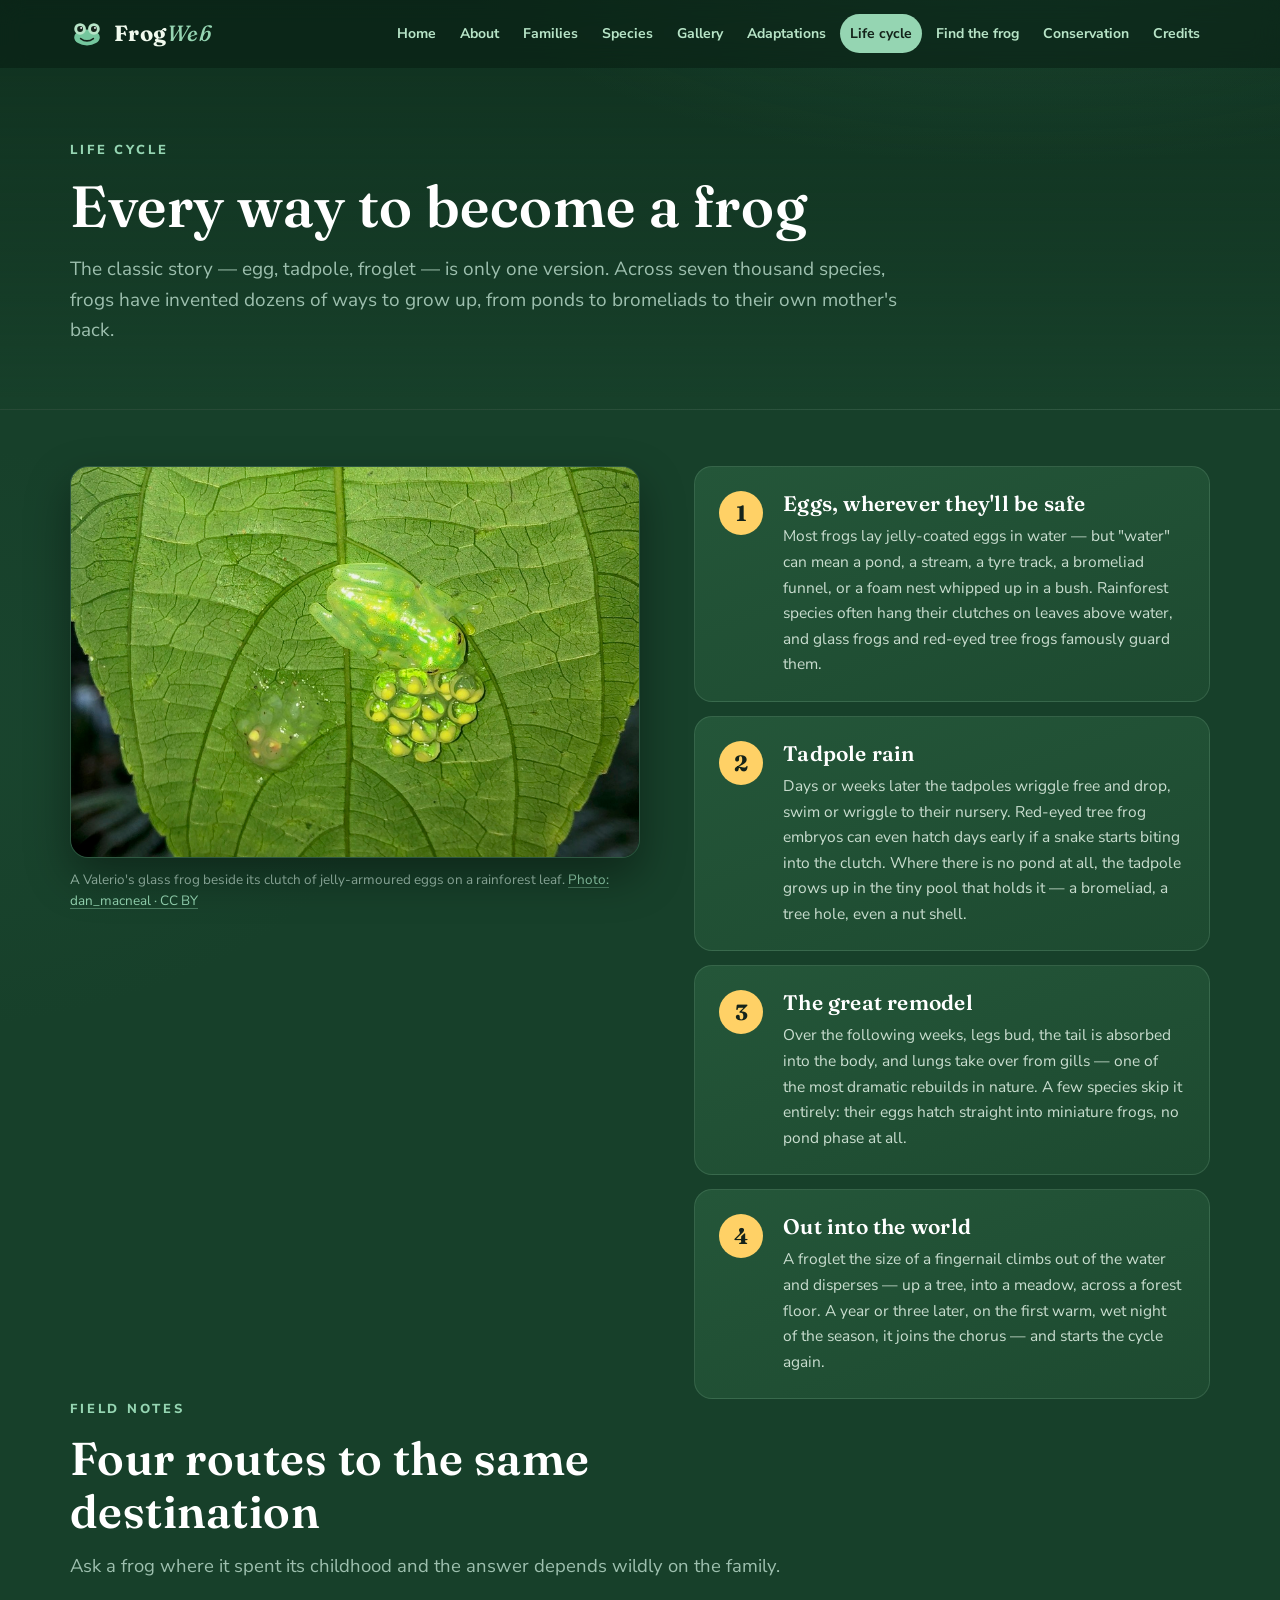
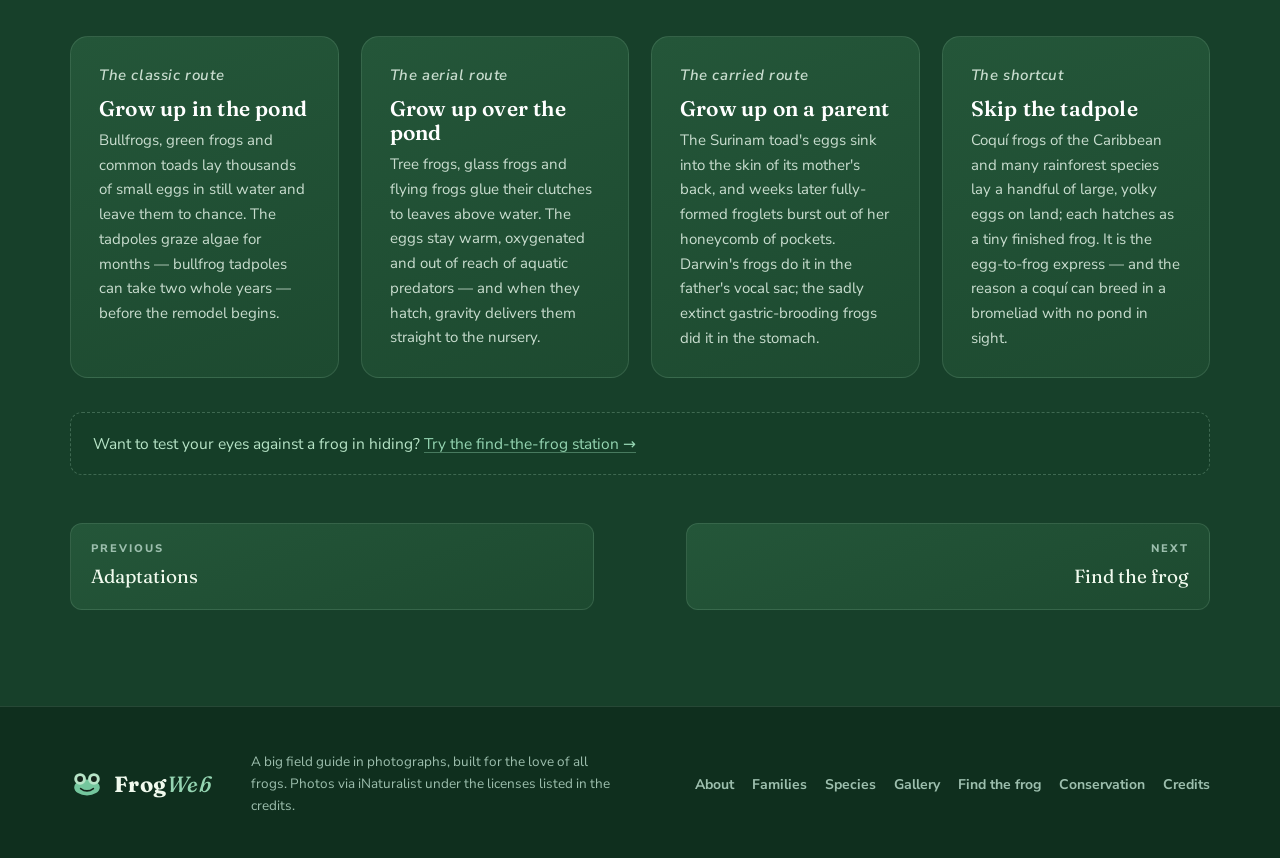
<file: lifecycle.html>
<!DOCTYPE html>
<html lang="en">
<head>
  <meta charset="UTF-8">
  <meta name="viewport" content="width=device-width, initial-scale=1.0">
  <title>Life Cycle · FrogWeb</title>
  <meta name="description" content="The frog life cycle and its many detours: pond eggs, leaf clutches, foam nests, tadpoles in bromeliads, young hatching off a mother's back — and the great remodel from tadpole to froglet.">
  <meta name="theme-color" content="#17402a">
  <link rel="icon" href="data:image/svg+xml,%3Csvg xmlns='http://www.w3.org/2000/svg' viewBox='0 0 64 48'%3E%3Cellipse cx='32' cy='31' rx='24' ry='15' fill='%2374c69d'/%3E%3Ccircle cx='19' cy='15' r='11' fill='%23b7e4c7'/%3E%3Ccircle cx='45' cy='15' r='11' fill='%23b7e4c7'/%3E%3Ccircle cx='19' cy='15' r='5.5' fill='%2314231a'/%3E%3Ccircle cx='45' cy='15' r='5.5' fill='%2314231a'/%3E%3Cpath d='M20 33q12 9 24 0' fill='none' stroke='%2314231a' stroke-width='3' stroke-linecap='round'/%3E%3C/svg%3E">
  <link rel="preconnect" href="https://fonts.googleapis.com">
  <link rel="preconnect" href="https://fonts.gstatic.com" crossorigin>
  <link rel="stylesheet" href="https://fonts.googleapis.com/css2?family=Fraunces:ital,opsz,wght@0,9..144,500;0,9..144,600;0,9..144,700;1,9..144,500&family=Nunito+Sans:ital,wght@0,400;0,600;0,700;0,800;1,400&display=swap">
  <link rel="stylesheet" href="css/style.css">
</head>
<body data-page="lifecycle">
  <a class="skip-link" href="#main">Skip to content</a>

  <header class="site-header" id="top">
    <div class="container header-inner">
      <a class="brand" href="index.html" aria-label="FrogWeb home">
        <svg class="brand-mark" xmlns="http://www.w3.org/2000/svg" viewBox="0 0 64 48" aria-hidden="true">
          <ellipse cx="32" cy="31" rx="24" ry="15" fill="#74c69d"/>
          <circle cx="19" cy="15" r="11" fill="#b7e4c7"/>
          <circle cx="45" cy="15" r="11" fill="#b7e4c7"/>
          <circle cx="19" cy="15" r="5.5" fill="#14231a"/>
          <circle cx="45" cy="15" r="5.5" fill="#14231a"/>
          <circle cx="21" cy="13" r="1.8" fill="#fff"/>
          <circle cx="47" cy="13" r="1.8" fill="#fff"/>
          <path d="M20 33q12 9 24 0" fill="none" stroke="#14231a" stroke-width="3" stroke-linecap="round"/>
        </svg>
        <span class="brand-name">Frog<span class="brand-accent">Web</span></span>
      </a>
      <nav class="site-nav" id="site-nav" aria-label="Primary">
        <a href="index.html" data-nav="home">Home</a>
        <a href="about.html" data-nav="about">About</a>
        <a href="families.html" data-nav="families">Families</a>
        <a href="species.html" data-nav="species">Species</a>
        <a href="gallery.html" data-nav="gallery">Gallery</a>
        <a href="adaptations.html" data-nav="adaptations">Adaptations</a>
        <a href="lifecycle.html" data-nav="lifecycle">Life cycle</a>
        <a href="find.html" data-nav="find">Find the frog</a>
        <a href="conservation.html" data-nav="conservation">Conservation</a>
        <a href="credits.html" data-nav="credits">Credits</a>
      </nav>
      <button class="nav-toggle" aria-expanded="false" aria-controls="site-nav" aria-label="Open menu">
        <svg xmlns="http://www.w3.org/2000/svg" viewBox="0 0 24 24" aria-hidden="true"><path d="M4 7h16M4 12h16M4 17h16" stroke="currentColor" stroke-width="2" stroke-linecap="round"/></svg>
      </button>
    </div>
  </header>

  <main id="main">

    <section class="page-hero" aria-label="Page introduction">
      <div class="container">
        <p class="overline">Life cycle</p>
        <h1>Every way to become a frog</h1>
        <p class="lede">The classic story — egg, tadpole, froglet — is only one version. Across seven thousand species, frogs have invented dozens of ways to grow up, from ponds to bromeliads to their own mother's back.</p>
      </div>
    </section>

    <section class="section">
      <div class="container">
        <div class="cycle-grid">
          <figure class="cycle-figure reveal">
            <button class="lightbox-source" data-src="images/glass-frog-eggs.jpg" data-title="Glass frog guarding its eggs · Puntarenas, Costa Rica" data-credit="dan_macneal · CC BY · iNaturalist" data-credit-url="https://www.inaturalist.org/photos/60123702" aria-label="View larger photograph of a glass frog beside its eggs">
              <img src="images/glass-frog-eggs.jpg" alt="A translucent glass frog resting on a large leaf beside its cluster of jelly-coated eggs" loading="lazy" decoding="async">
              <span class="zoom-hint" aria-hidden="true">
                <svg xmlns="http://www.w3.org/2000/svg" viewBox="0 0 24 24" fill="none" stroke="currentColor" stroke-width="2"><circle cx="10.5" cy="10.5" r="6.5"/><path d="M15.5 15.5 21 21"/></svg>
              </span>
            </button>
            <figcaption>A Valerio's glass frog beside its clutch of jelly-armoured eggs on a rainforest leaf. <a href="https://www.inaturalist.org/photos/60123702" target="_blank" rel="noopener">Photo: dan_macneal · CC&nbsp;BY</a></figcaption>
          </figure>

          <ol class="cycle-steps">
            <li class="reveal">
              <h4>Eggs, wherever they'll be safe</h4>
              <p>Most frogs lay jelly-coated eggs in water — but "water" can mean a pond, a stream, a tyre track, a bromeliad funnel, or a foam nest whipped up in a bush. Rainforest species often hang their clutches on leaves above water, and glass frogs and red-eyed tree frogs famously guard them.</p>
            </li>
            <li class="reveal">
              <h4>Tadpole rain</h4>
              <p>Days or weeks later the tadpoles wriggle free and drop, swim or wriggle to their nursery. Red-eyed tree frog embryos can even hatch days early if a snake starts biting into the clutch. Where there is no pond at all, the tadpole grows up in the tiny pool that holds it — a bromeliad, a tree hole, even a nut shell.</p>
            </li>
            <li class="reveal">
              <h4>The great remodel</h4>
              <p>Over the following weeks, legs bud, the tail is absorbed into the body, and lungs take over from gills — one of the most dramatic rebuilds in nature. A few species skip it entirely: their eggs hatch straight into miniature frogs, no pond phase at all.</p>
            </li>
            <li class="reveal">
              <h4>Out into the world</h4>
              <p>A froglet the size of a fingernail climbs out of the water and disperses — up a tree, into a meadow, across a forest floor. A year or three later, on the first warm, wet night of the season, it joins the chorus — and starts the cycle again.</p>
            </li>
          </ol>
        </div>

        <div class="section-head reveal">
          <p class="overline">Field notes</p>
          <h2>Four routes to the same destination</h2>
          <p class="lede">Ask a frog where it spent its childhood and the answer depends wildly on the family.</p>
        </div>

        <div class="family-grid">
          <article class="family-card reveal">
            <p class="family-sci">The classic route</p>
            <h3>Grow up in the pond</h3>
            <p>Bullfrogs, green frogs and common toads lay thousands of small eggs in still water and leave them to chance. The tadpoles graze algae for months — bullfrog tadpoles can take two whole years — before the remodel begins.</p>
          </article>
          <article class="family-card reveal">
            <p class="family-sci">The aerial route</p>
            <h3>Grow up over the pond</h3>
            <p>Tree frogs, glass frogs and flying frogs glue their clutches to leaves above water. The eggs stay warm, oxygenated and out of reach of aquatic predators — and when they hatch, gravity delivers them straight to the nursery.</p>
          </article>
          <article class="family-card reveal">
            <p class="family-sci">The carried route</p>
            <h3>Grow up on a parent</h3>
            <p>The Surinam toad's eggs sink into the skin of its mother's back, and weeks later fully-formed froglets burst out of her honeycomb of pockets. Darwin's frogs do it in the father's vocal sac; the sadly extinct gastric-brooding frogs did it in the stomach.</p>
          </article>
          <article class="family-card reveal">
            <p class="family-sci">The shortcut</p>
            <h3>Skip the tadpole</h3>
            <p>Coquí frogs of the Caribbean and many rainforest species lay a handful of large, yolky eggs on land; each hatches as a tiny finished frog. It is the egg-to-frog express — and the reason a coquí can breed in a bromeliad with no pond in sight.</p>
          </article>
        </div>

        <p class="cycle-cta reveal">Want to test your eyes against a frog in hiding? <a href="find.html">Try the find-the-frog station →</a></p>

        <nav class="page-pager reveal" aria-label="Page navigation">
          <a href="adaptations.html"><span class="pager-dir">Previous</span><span class="pager-title">Adaptations</span></a>
          <a class="next" href="find.html"><span class="pager-dir">Next</span><span class="pager-title">Find the frog</span></a>
        </nav>
      </div>
    </section>

  </main>

  <footer class="site-footer">
    <div class="container footer-inner">
      <a class="brand brand-footer" href="index.html">
        <svg class="brand-mark" xmlns="http://www.w3.org/2000/svg" viewBox="0 0 64 48" aria-hidden="true">
          <ellipse cx="32" cy="31" rx="24" ry="15" fill="#74c69d"/>
          <circle cx="19" cy="15" r="11" fill="#b7e4c7"/>
          <circle cx="45" cy="15" r="11" fill="#b7e4c7"/>
          <circle cx="19" cy="15" r="5.5" fill="#14231a"/>
          <circle cx="45" cy="15" r="5.5" fill="#14231a"/>
          <path d="M20 33q12 9 24 0" fill="none" stroke="#14231a" stroke-width="3" stroke-linecap="round"/>
        </svg>
        <span class="brand-name">Frog<span class="brand-accent">Web</span></span>
      </a>
      <p class="footer-note">A big field guide in photographs, built for the love of all frogs. Photos via iNaturalist under the licenses listed in the credits.</p>
      <nav class="footer-nav" aria-label="Footer">
        <a href="about.html">About</a>
        <a href="families.html">Families</a>
        <a href="species.html">Species</a>
        <a href="gallery.html">Gallery</a>
        <a href="find.html">Find the frog</a>
        <a href="conservation.html">Conservation</a>
        <a href="credits.html">Credits</a>
      </nav>
    </div>
  </footer>

  <script src="js/main.js"></script>
</body>
</html>
</file>
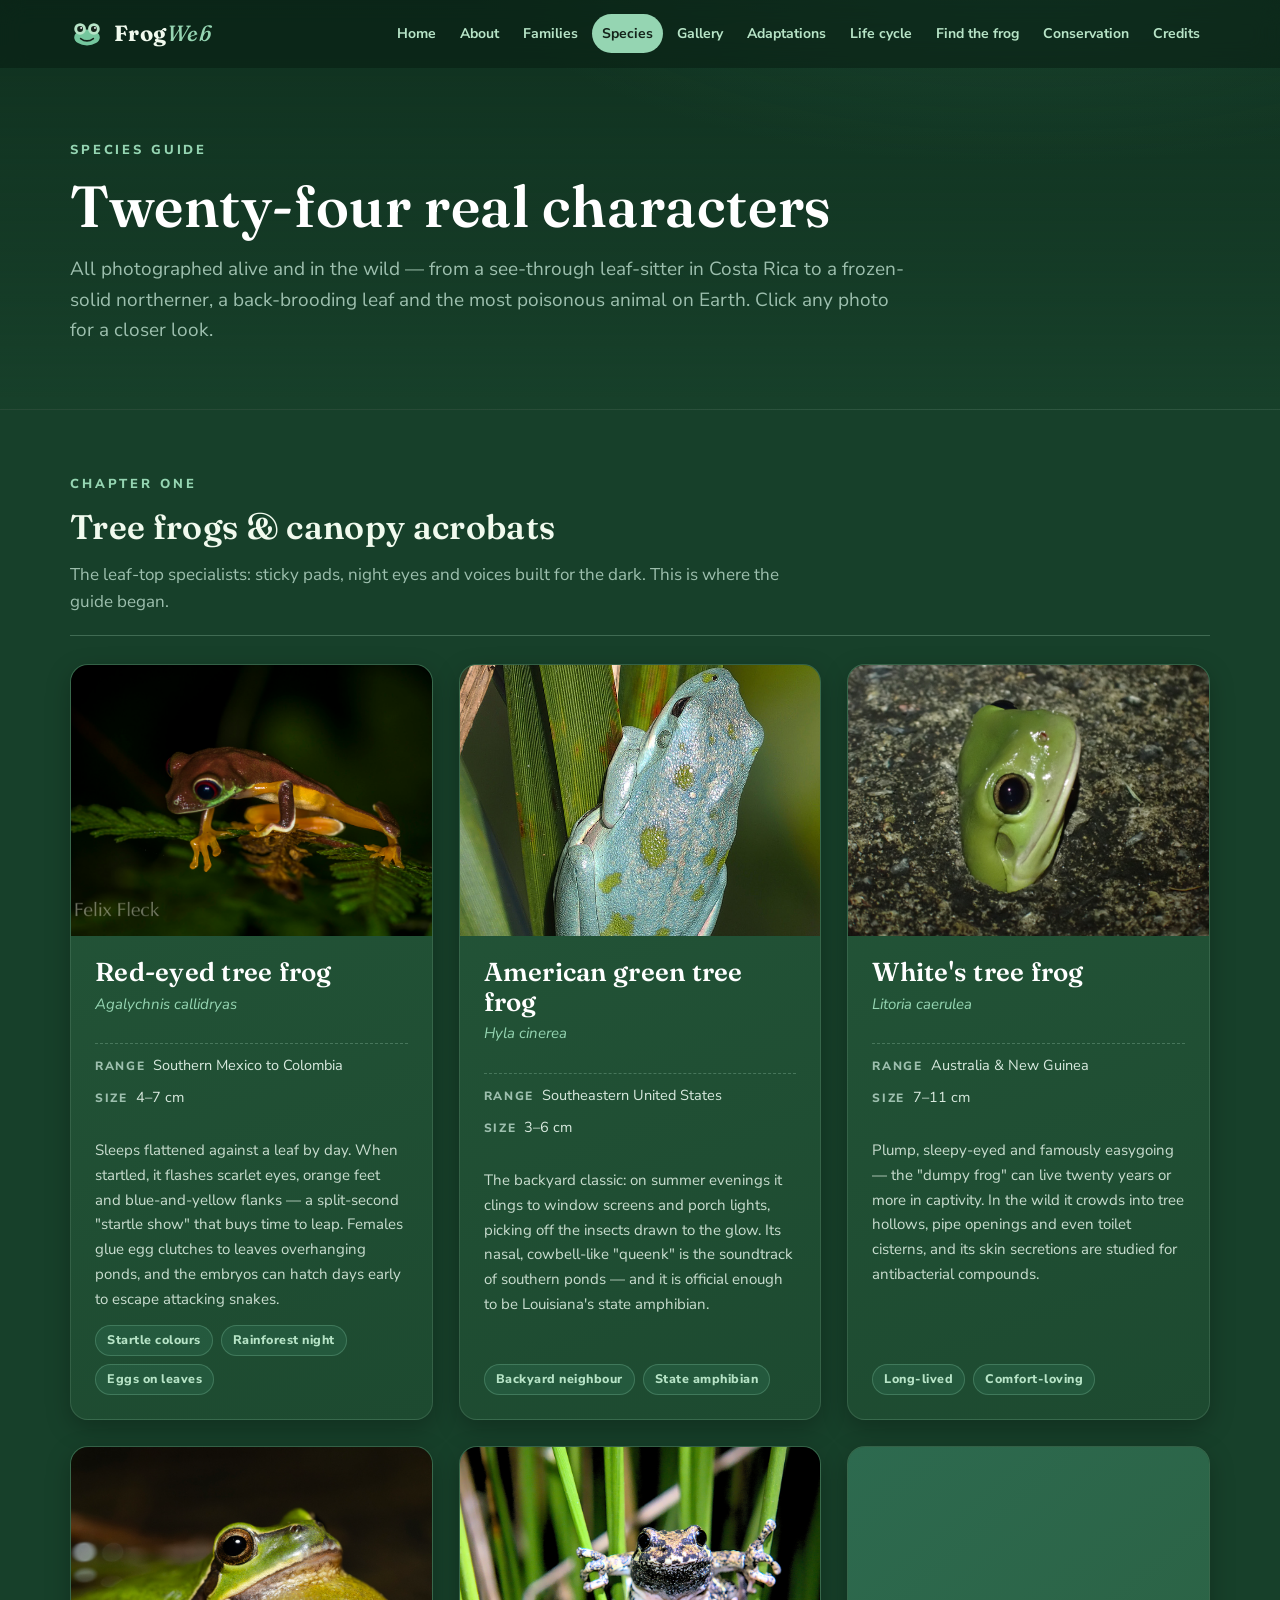
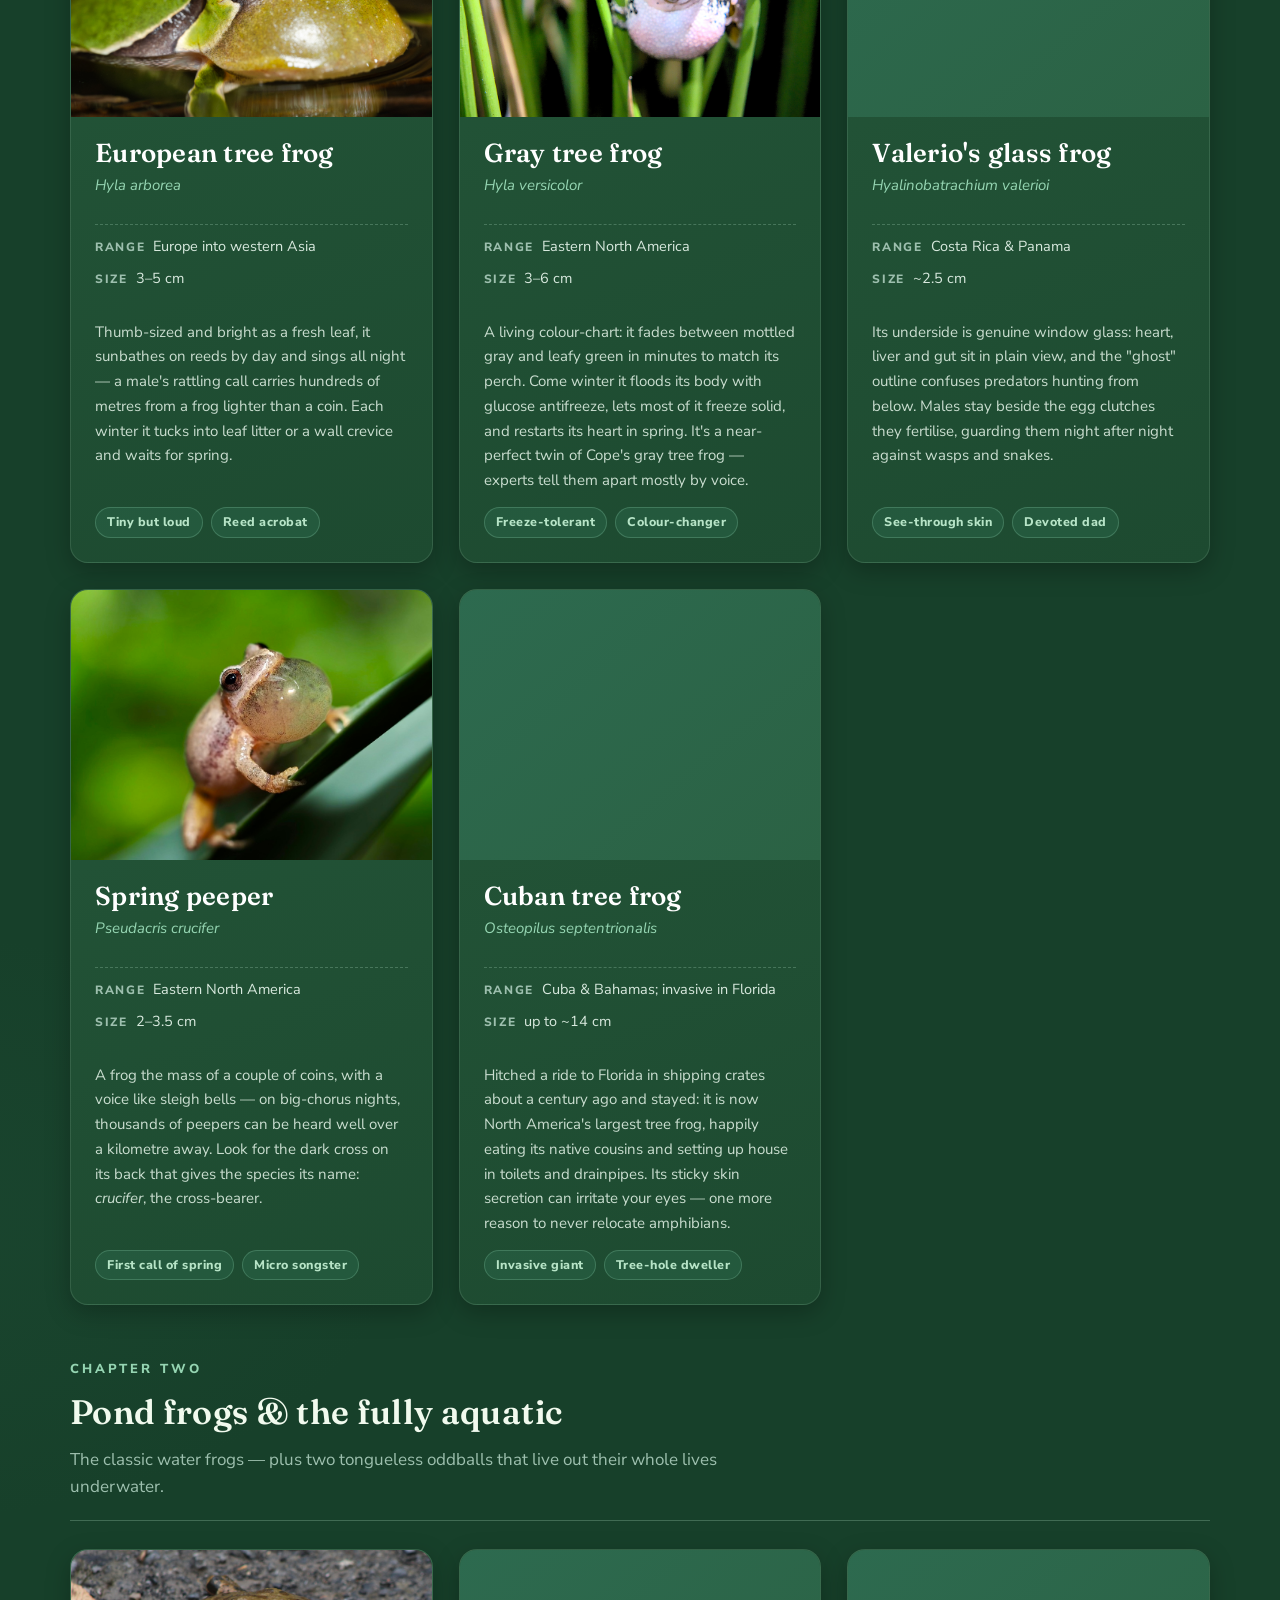
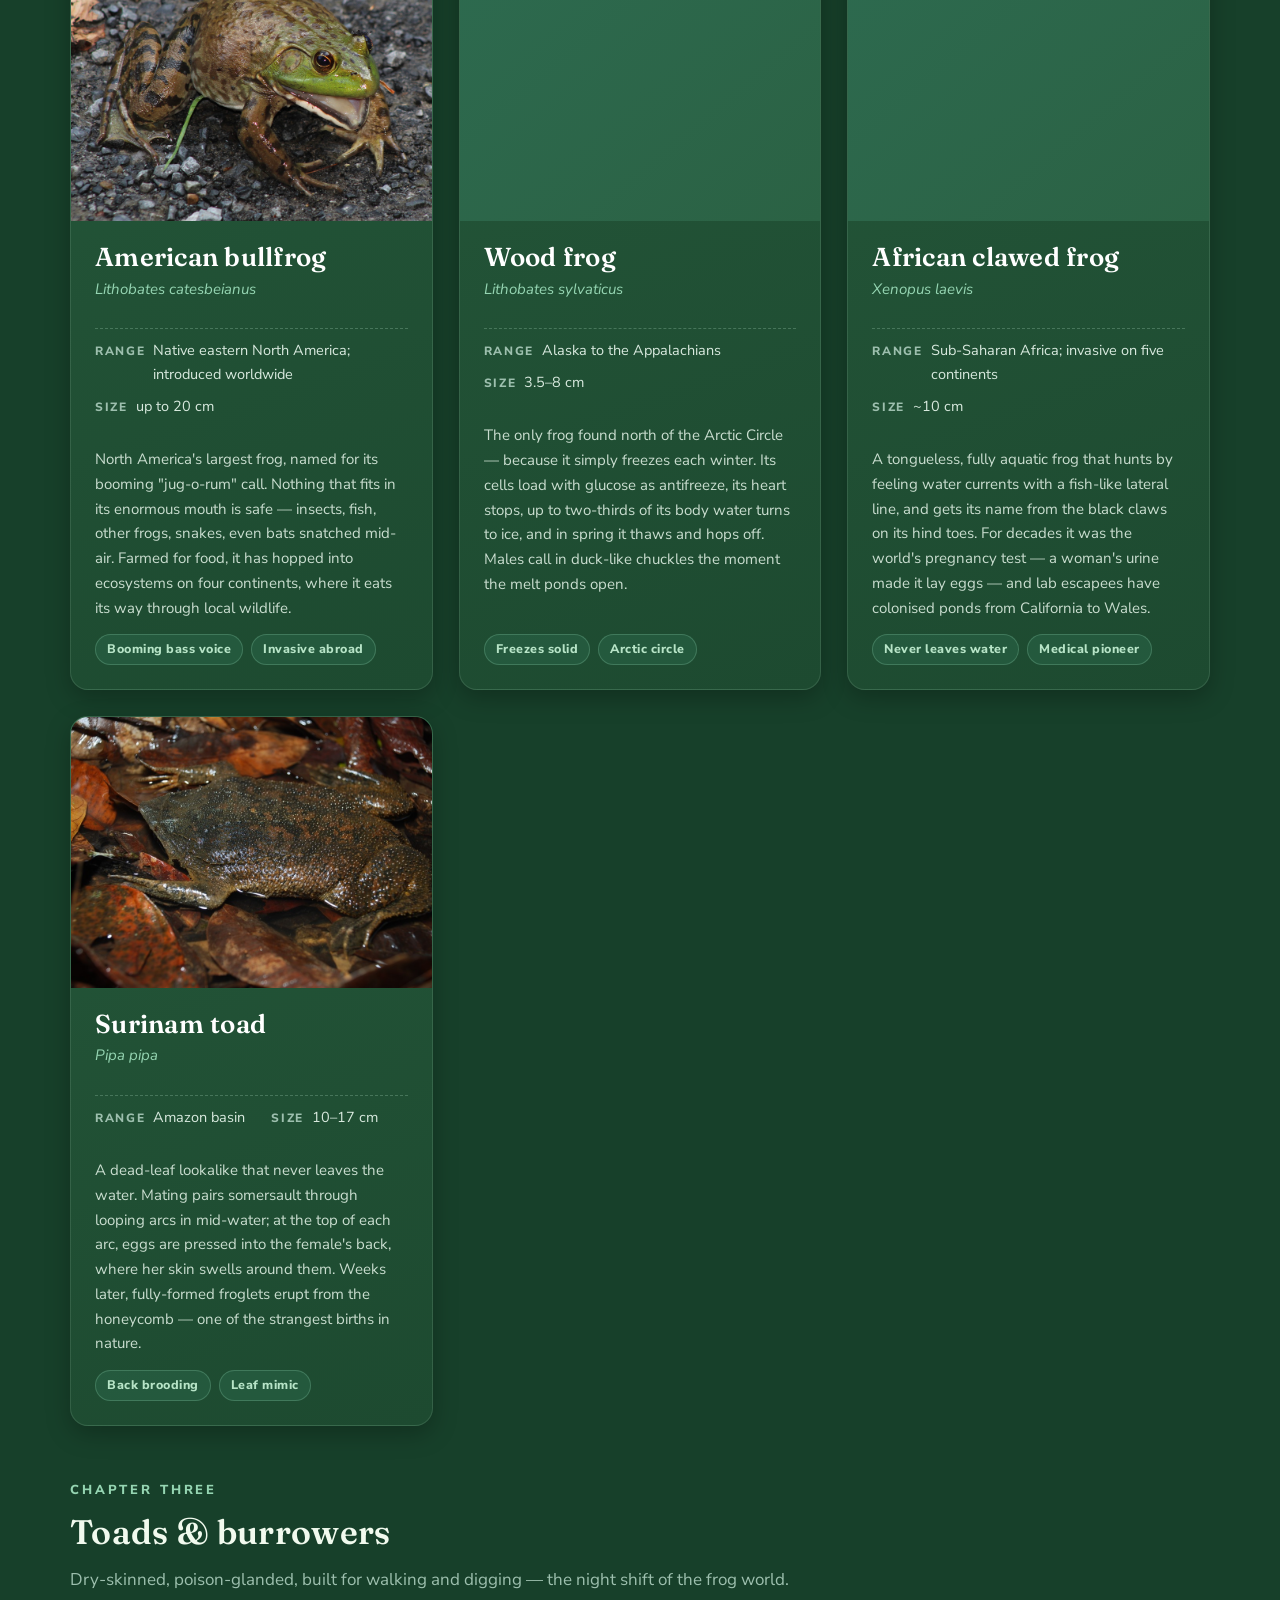
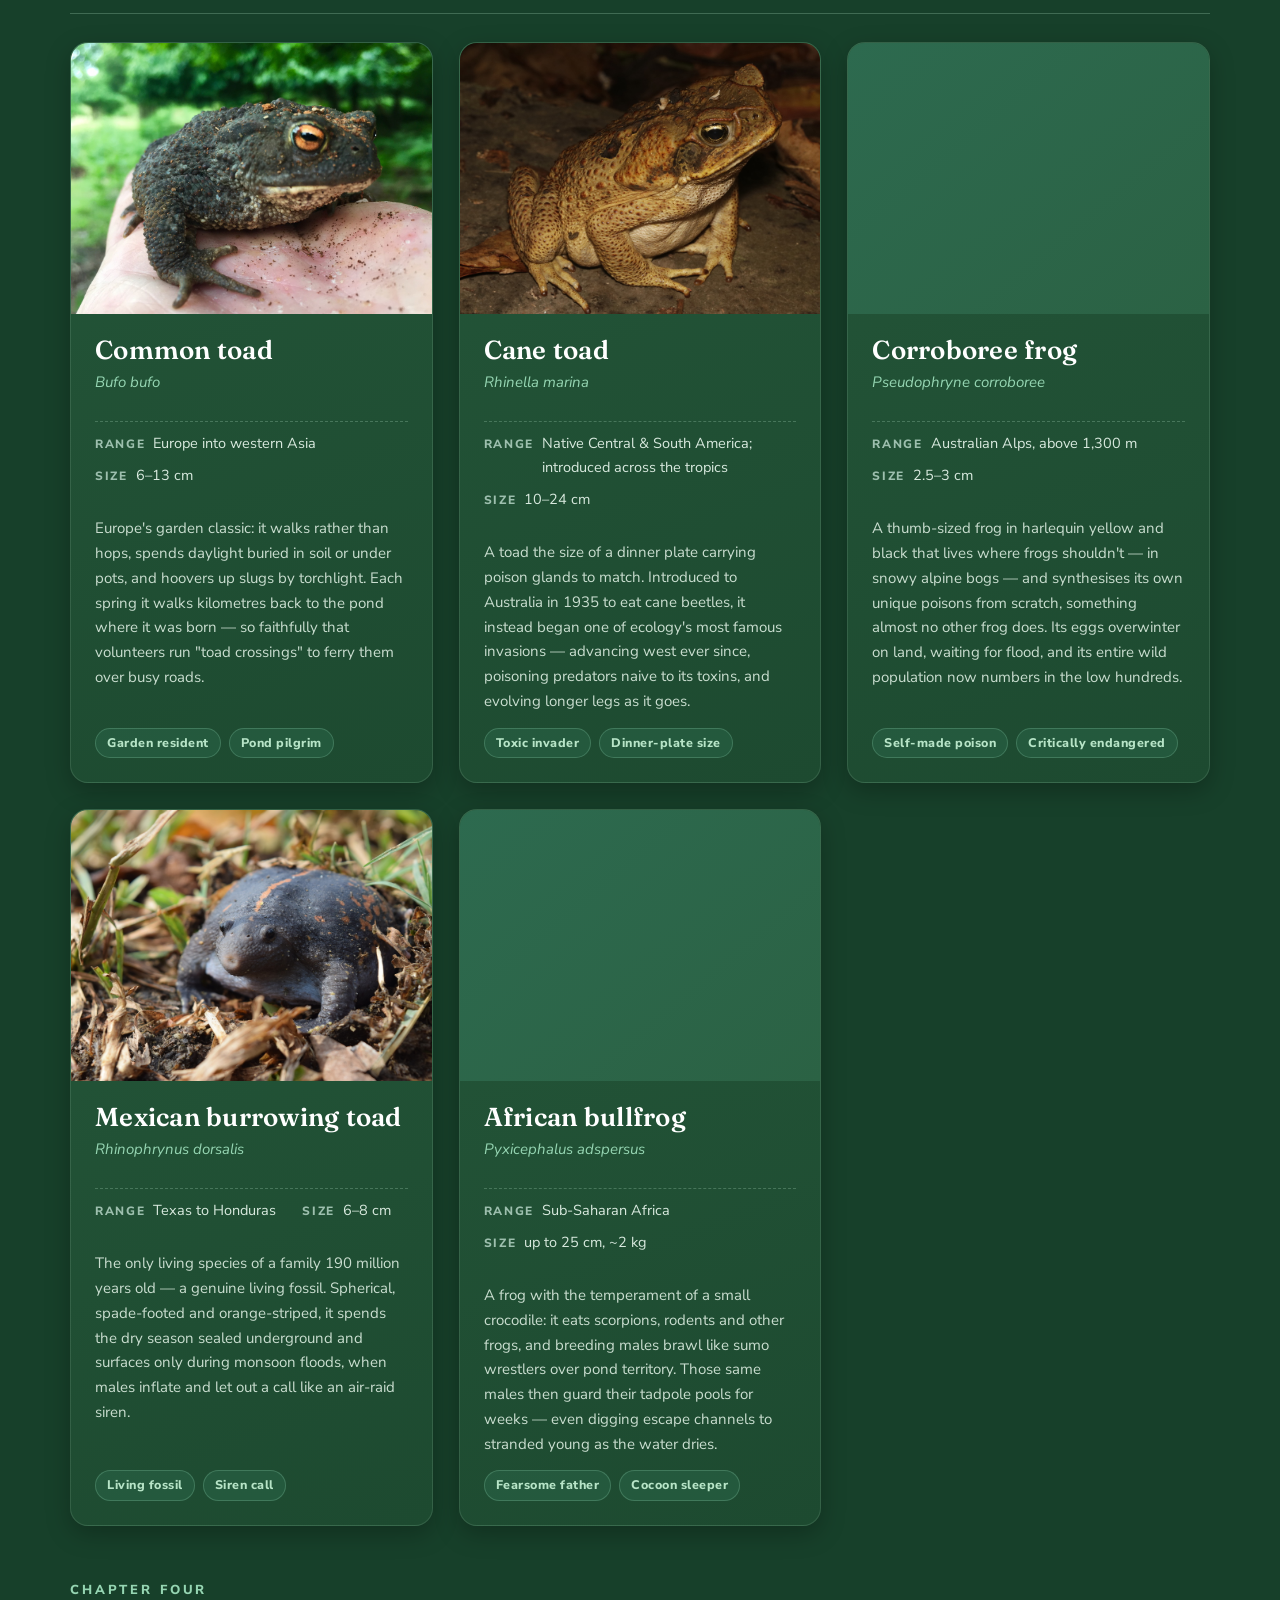
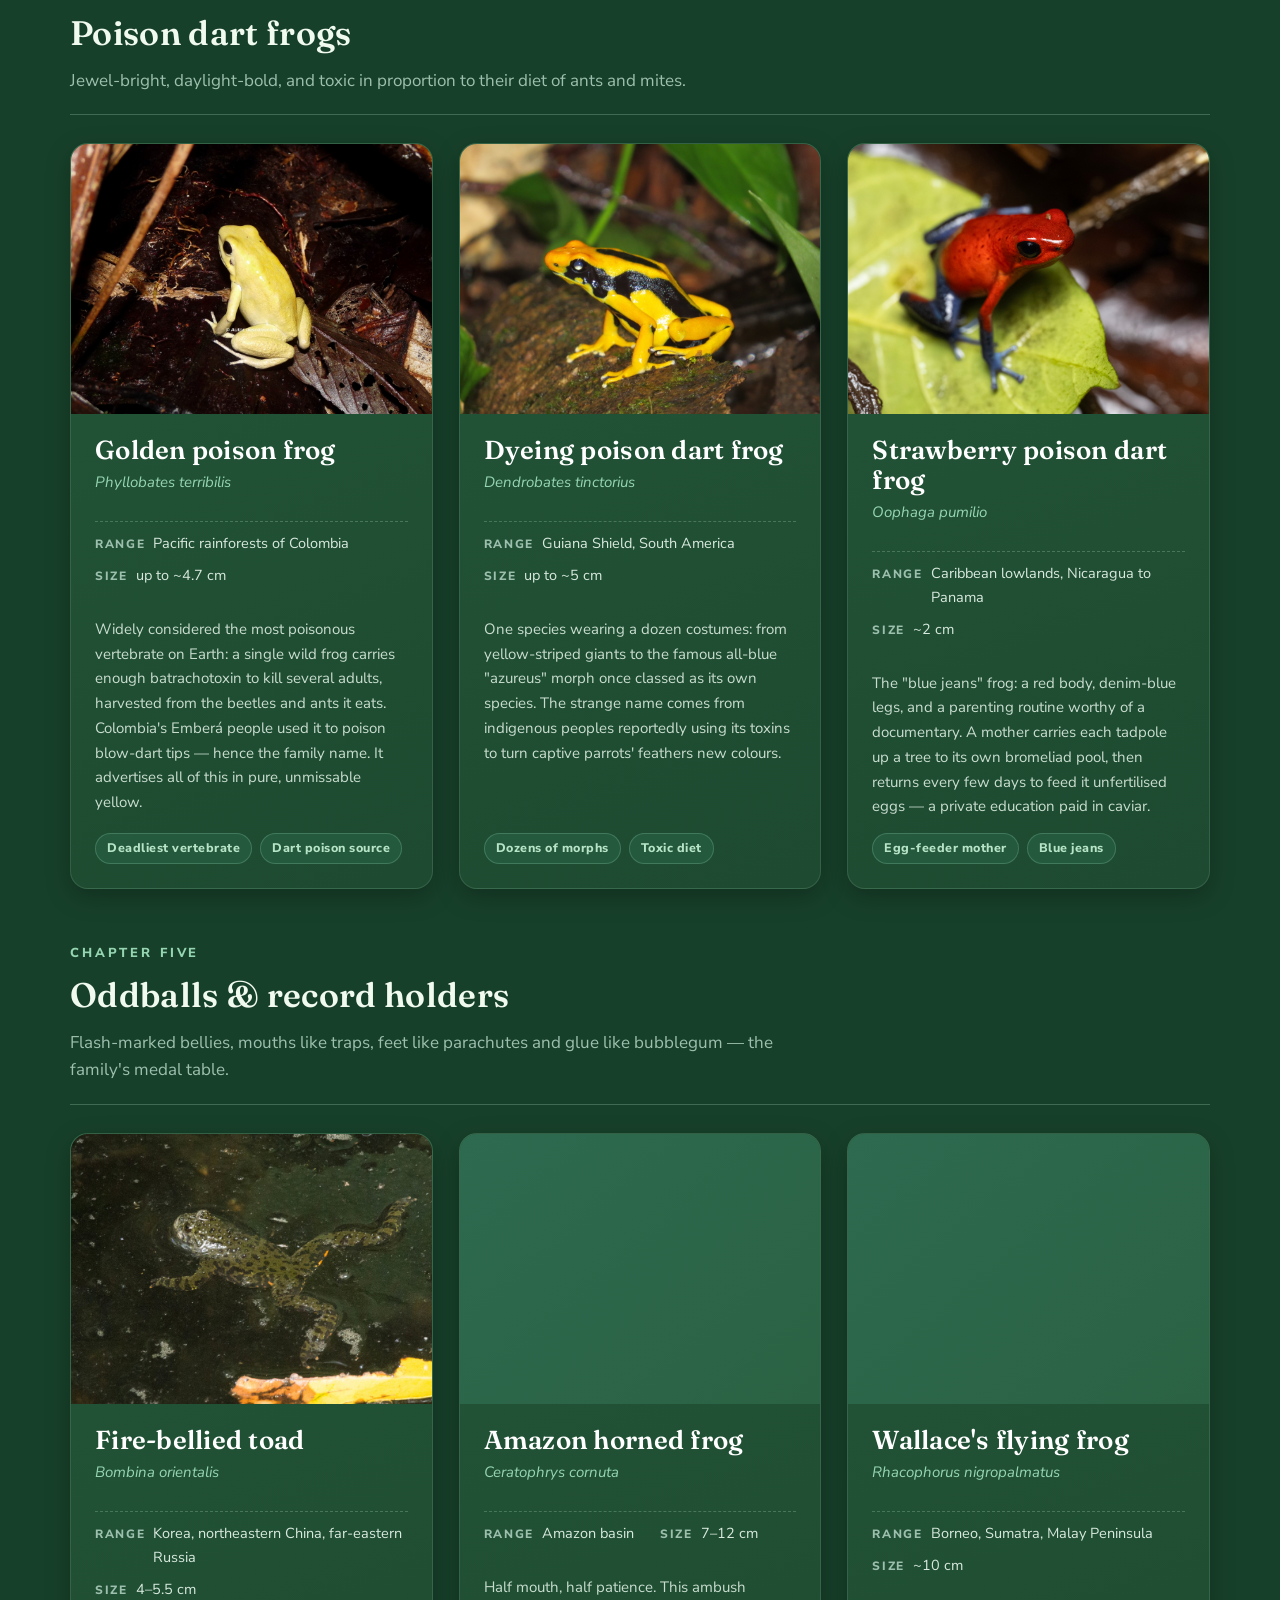
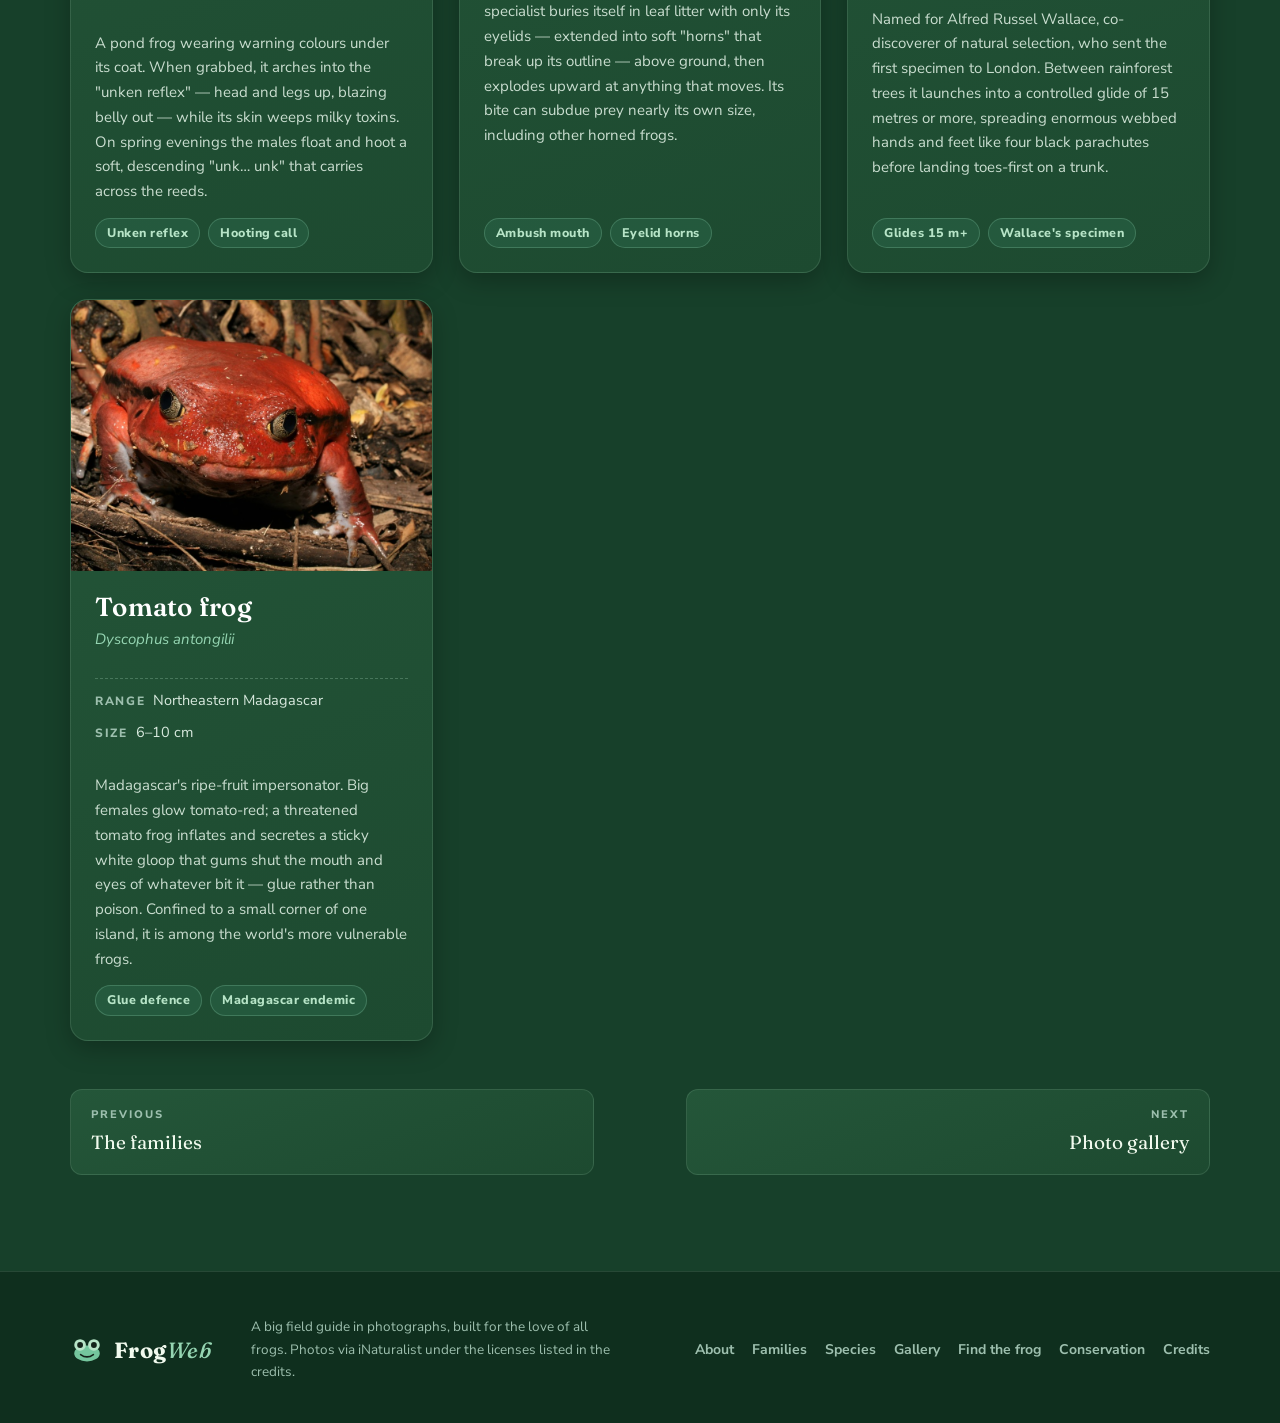
<file: species.html>
<!DOCTYPE html>
<html lang="en">
<head>
  <meta charset="UTF-8">
  <meta name="viewport" content="width=device-width, initial-scale=1.0">
  <title>Species Guide · FrogWeb</title>
  <meta name="description" content="Twenty-four real frog species photographed in the wild: tree frogs, bullfrogs, wood frogs, toads, poison dart frogs, glass frogs, flying frogs, horned frogs and more.">
  <meta name="theme-color" content="#17402a">
  <link rel="icon" href="data:image/svg+xml,%3Csvg xmlns='http://www.w3.org/2000/svg' viewBox='0 0 64 48'%3E%3Cellipse cx='32' cy='31' rx='24' ry='15' fill='%2374c69d'/%3E%3Ccircle cx='19' cy='15' r='11' fill='%23b7e4c7'/%3E%3Ccircle cx='45' cy='15' r='11' fill='%23b7e4c7'/%3E%3Ccircle cx='19' cy='15' r='5.5' fill='%2314231a'/%3E%3Ccircle cx='45' cy='15' r='5.5' fill='%2314231a'/%3E%3Cpath d='M20 33q12 9 24 0' fill='none' stroke='%2314231a' stroke-width='3' stroke-linecap='round'/%3E%3C/svg%3E">
  <link rel="preconnect" href="https://fonts.googleapis.com">
  <link rel="preconnect" href="https://fonts.gstatic.com" crossorigin>
  <link rel="stylesheet" href="https://fonts.googleapis.com/css2?family=Fraunces:ital,opsz,wght@0,9..144,500;0,9..144,600;0,9..144,700;1,9..144,500&family=Nunito+Sans:ital,wght@0,400;0,600;0,700;0,800;1,400&display=swap">
  <link rel="stylesheet" href="css/style.css">
</head>
<body data-page="species">
  <a class="skip-link" href="#main">Skip to content</a>

  <header class="site-header" id="top">
    <div class="container header-inner">
      <a class="brand" href="index.html" aria-label="FrogWeb home">
        <svg class="brand-mark" xmlns="http://www.w3.org/2000/svg" viewBox="0 0 64 48" aria-hidden="true">
          <ellipse cx="32" cy="31" rx="24" ry="15" fill="#74c69d"/>
          <circle cx="19" cy="15" r="11" fill="#b7e4c7"/>
          <circle cx="45" cy="15" r="11" fill="#b7e4c7"/>
          <circle cx="19" cy="15" r="5.5" fill="#14231a"/>
          <circle cx="45" cy="15" r="5.5" fill="#14231a"/>
          <circle cx="21" cy="13" r="1.8" fill="#fff"/>
          <circle cx="47" cy="13" r="1.8" fill="#fff"/>
          <path d="M20 33q12 9 24 0" fill="none" stroke="#14231a" stroke-width="3" stroke-linecap="round"/>
        </svg>
        <span class="brand-name">Frog<span class="brand-accent">Web</span></span>
      </a>
      <nav class="site-nav" id="site-nav" aria-label="Primary">
        <a href="index.html" data-nav="home">Home</a>
        <a href="about.html" data-nav="about">About</a>
        <a href="families.html" data-nav="families">Families</a>
        <a href="species.html" data-nav="species">Species</a>
        <a href="gallery.html" data-nav="gallery">Gallery</a>
        <a href="adaptations.html" data-nav="adaptations">Adaptations</a>
        <a href="lifecycle.html" data-nav="lifecycle">Life cycle</a>
        <a href="find.html" data-nav="find">Find the frog</a>
        <a href="conservation.html" data-nav="conservation">Conservation</a>
        <a href="credits.html" data-nav="credits">Credits</a>
      </nav>
      <button class="nav-toggle" aria-expanded="false" aria-controls="site-nav" aria-label="Open menu">
        <svg xmlns="http://www.w3.org/2000/svg" viewBox="0 0 24 24" aria-hidden="true"><path d="M4 7h16M4 12h16M4 17h16" stroke="currentColor" stroke-width="2" stroke-linecap="round"/></svg>
      </button>
    </div>
  </header>

  <main id="main">

    <section class="page-hero" aria-label="Page introduction">
      <div class="container">
        <p class="overline">Species guide</p>
        <h1>Twenty-four real characters</h1>
        <p class="lede">All photographed alive and in the wild — from a see-through leaf-sitter in Costa Rica to a frozen-solid northerner, a back-brooding leaf and the most poisonous animal on Earth. Click any photo for a closer look.</p>
      </div>
    </section>

    <section class="section">
      <div class="container">

        <div class="group-head reveal">
          <p class="overline">Chapter one</p>
          <h2>Tree frogs &amp; canopy acrobats</h2>
          <p class="lede">The leaf-top specialists: sticky pads, night eyes and voices built for the dark. This is where the guide began.</p>
        </div>
        <div class="species-grid">

          <article class="species-card reveal">
            <div class="card-media">
              <button class="lightbox-source" data-src="images/redeyed-treefrog-profile.jpg" data-title="Red-eyed tree frog · Agalychnis callidryas · Puntarenas, Costa Rica" data-credit="Felix Fleck (flecksy) · CC BY-NC · iNaturalist" data-credit-url="https://www.inaturalist.org/photos/11671111" aria-label="View larger photograph of the red-eyed tree frog">
                <img src="images/redeyed-treefrog-profile.jpg" alt="A red-eyed tree frog in profile on a fern leaf, showing its scarlet eye and orange toes" loading="lazy" decoding="async">
                <span class="zoom-hint" aria-hidden="true">
                  <svg xmlns="http://www.w3.org/2000/svg" viewBox="0 0 24 24" fill="none" stroke="currentColor" stroke-width="2"><circle cx="10.5" cy="10.5" r="6.5"/><path d="M15.5 15.5 21 21"/></svg>
                </span>
              </button>
            </div>
            <div class="card-body">
              <h3>Red-eyed tree frog</h3>
              <p class="sci">Agalychnis callidryas</p>
              <dl class="card-meta">
                <div><dt>Range</dt><dd>Southern Mexico to Colombia</dd></div>
                <div><dt>Size</dt><dd>4–7 cm</dd></div>
              </dl>
              <p class="card-notes">Sleeps flattened against a leaf by day. When startled, it flashes scarlet eyes, orange feet and blue-and-yellow flanks — a split-second "startle show" that buys time to leap. Females glue egg clutches to leaves overhanging ponds, and the embryos can hatch days early to escape attacking snakes.</p>
              <ul class="chips"><li>Startle colours</li><li>Rainforest night</li><li>Eggs on leaves</li></ul>
            </div>
          </article>

          <article class="species-card reveal">
            <div class="card-media">
              <button class="lightbox-source" data-src="images/green-treefrog.jpg" data-title="American green tree frog · Hyla cinerea · Woodbridge, Virginia" data-credit="judygva · CC BY-SA · iNaturalist" data-credit-url="https://www.inaturalist.org/photos/159297799" aria-label="View larger photograph of the American green tree frog">
                <img src="images/green-treefrog.jpg" alt="An American green tree frog clinging to a vertical plant stem among blurred foliage" loading="lazy" decoding="async">
                <span class="zoom-hint" aria-hidden="true">
                  <svg xmlns="http://www.w3.org/2000/svg" viewBox="0 0 24 24" fill="none" stroke="currentColor" stroke-width="2"><circle cx="10.5" cy="10.5" r="6.5"/><path d="M15.5 15.5 21 21"/></svg>
                </span>
              </button>
            </div>
            <div class="card-body">
              <h3>American green tree frog</h3>
              <p class="sci">Hyla cinerea</p>
              <dl class="card-meta">
                <div><dt>Range</dt><dd>Southeastern United States</dd></div>
                <div><dt>Size</dt><dd>3–6 cm</dd></div>
              </dl>
              <p class="card-notes">The backyard classic: on summer evenings it clings to window screens and porch lights, picking off the insects drawn to the glow. Its nasal, cowbell-like "queenk" is the soundtrack of southern ponds — and it is official enough to be Louisiana's state amphibian.</p>
              <ul class="chips"><li>Backyard neighbour</li><li>State amphibian</li></ul>
            </div>
          </article>

          <article class="species-card reveal">
            <div class="card-media">
              <button class="lightbox-source" data-src="images/whites-treefrog.jpeg" data-title="White's tree frog · Litoria caerulea · New South Wales, Australia" data-credit="coddiwompler · CC BY-NC · iNaturalist" data-credit-url="https://www.inaturalist.org/photos/247852839" aria-label="View larger photograph of White's tree frog">
                <img src="images/whites-treefrog.jpeg" alt="A bright green White's tree frog looking toward the camera, showing its large golden eye" loading="lazy" decoding="async">
                <span class="zoom-hint" aria-hidden="true">
                  <svg xmlns="http://www.w3.org/2000/svg" viewBox="0 0 24 24" fill="none" stroke="currentColor" stroke-width="2"><circle cx="10.5" cy="10.5" r="6.5"/><path d="M15.5 15.5 21 21"/></svg>
                </span>
              </button>
            </div>
            <div class="card-body">
              <h3>White's tree frog</h3>
              <p class="sci">Litoria caerulea</p>
              <dl class="card-meta">
                <div><dt>Range</dt><dd>Australia &amp; New Guinea</dd></div>
                <div><dt>Size</dt><dd>7–11 cm</dd></div>
              </dl>
              <p class="card-notes">Plump, sleepy-eyed and famously easygoing — the "dumpy frog" can live twenty years or more in captivity. In the wild it crowds into tree hollows, pipe openings and even toilet cisterns, and its skin secretions are studied for antibacterial compounds.</p>
              <ul class="chips"><li>Long-lived</li><li>Comfort-loving</li></ul>
            </div>
          </article>

          <article class="species-card reveal">
            <div class="card-media">
              <button class="lightbox-source" data-src="images/european-treefrog-calling.jpg" data-title="European tree frog · Hyla arborea · Wörth an der Lafnitz, Austria" data-credit="mani_raab · CC BY-NC · iNaturalist" data-credit-url="https://www.inaturalist.org/photos/483785185" aria-label="View larger photograph of the European tree frog">
                <img src="images/european-treefrog-calling.jpg" alt="A male European tree frog calling at night with its vocal sac inflated, showing the dark stripe along its flank" loading="lazy" decoding="async">
                <span class="zoom-hint" aria-hidden="true">
                  <svg xmlns="http://www.w3.org/2000/svg" viewBox="0 0 24 24" fill="none" stroke="currentColor" stroke-width="2"><circle cx="10.5" cy="10.5" r="6.5"/><path d="M15.5 15.5 21 21"/></svg>
                </span>
              </button>
            </div>
            <div class="card-body">
              <h3>European tree frog</h3>
              <p class="sci">Hyla arborea</p>
              <dl class="card-meta">
                <div><dt>Range</dt><dd>Europe into western Asia</dd></div>
                <div><dt>Size</dt><dd>3–5 cm</dd></div>
              </dl>
              <p class="card-notes">Thumb-sized and bright as a fresh leaf, it sunbathes on reeds by day and sings all night — a male's rattling call carries hundreds of metres from a frog lighter than a coin. Each winter it tucks into leaf litter or a wall crevice and waits for spring.</p>
              <ul class="chips"><li>Tiny but loud</li><li>Reed acrobat</li></ul>
            </div>
          </article>

          <article class="species-card reveal">
            <div class="card-media">
              <button class="lightbox-source" data-src="images/gray-treefrog-calling.jpg" data-title="Gray tree frog · Hyla versicolor · St. Andrews, New Brunswick, Canada" data-credit="blakemross · CC BY · iNaturalist" data-credit-url="https://www.inaturalist.org/photos/135618012" aria-label="View larger photograph of the gray tree frog">
                <img src="images/gray-treefrog-calling.jpg" alt="A gray tree frog calling from between plant stems, its pale vocal sac inflated and toe pads gripping the stems" loading="lazy" decoding="async">
                <span class="zoom-hint" aria-hidden="true">
                  <svg xmlns="http://www.w3.org/2000/svg" viewBox="0 0 24 24" fill="none" stroke="currentColor" stroke-width="2"><circle cx="10.5" cy="10.5" r="6.5"/><path d="M15.5 15.5 21 21"/></svg>
                </span>
              </button>
            </div>
            <div class="card-body">
              <h3>Gray tree frog</h3>
              <p class="sci">Hyla versicolor</p>
              <dl class="card-meta">
                <div><dt>Range</dt><dd>Eastern North America</dd></div>
                <div><dt>Size</dt><dd>3–6 cm</dd></div>
              </dl>
              <p class="card-notes">A living colour-chart: it fades between mottled gray and leafy green in minutes to match its perch. Come winter it floods its body with glucose antifreeze, lets most of it freeze solid, and restarts its heart in spring. It's a near-perfect twin of Cope's gray tree frog — experts tell them apart mostly by voice.</p>
              <ul class="chips"><li>Freeze-tolerant</li><li>Colour-changer</li></ul>
            </div>
          </article>

          <article class="species-card reveal">
            <div class="card-media">
              <button class="lightbox-source" data-src="images/glass-frog.jpg" data-title="Valerio's glass frog · Hyalinobatrachium valerioi · Puntarenas, Costa Rica" data-credit="wasatch_hunter · CC BY-NC · iNaturalist" data-credit-url="https://www.inaturalist.org/photos/42767127" aria-label="View larger photograph of the glass frog">
                <img src="images/glass-frog.jpg" alt="A translucent glass frog with golden eyes resting on a dark green leaf" loading="lazy" decoding="async">
                <span class="zoom-hint" aria-hidden="true">
                  <svg xmlns="http://www.w3.org/2000/svg" viewBox="0 0 24 24" fill="none" stroke="currentColor" stroke-width="2"><circle cx="10.5" cy="10.5" r="6.5"/><path d="M15.5 15.5 21 21"/></svg>
                </span>
              </button>
            </div>
            <div class="card-body">
              <h3>Valerio's glass frog</h3>
              <p class="sci">Hyalinobatrachium valerioi</p>
              <dl class="card-meta">
                <div><dt>Range</dt><dd>Costa Rica &amp; Panama</dd></div>
                <div><dt>Size</dt><dd>~2.5 cm</dd></div>
              </dl>
              <p class="card-notes">Its underside is genuine window glass: heart, liver and gut sit in plain view, and the "ghost" outline confuses predators hunting from below. Males stay beside the egg clutches they fertilise, guarding them night after night against wasps and snakes.</p>
              <ul class="chips"><li>See-through skin</li><li>Devoted dad</li></ul>
            </div>
          </article>

          <article class="species-card reveal">
            <div class="card-media">
              <button class="lightbox-source" data-src="images/spring-peeper-calling.jpg" data-title="Spring peeper · Pseudacris crucifer · Leesburg, Virginia" data-credit="rereedy · CC BY-NC · iNaturalist" data-credit-url="https://www.inaturalist.org/photos/275308900" aria-label="View larger photograph of the spring peeper">
                <img src="images/spring-peeper-calling.jpg" alt="A spring peeper with its translucent vocal sac inflated, calling from a plant stem at night" loading="lazy" decoding="async">
                <span class="zoom-hint" aria-hidden="true">
                  <svg xmlns="http://www.w3.org/2000/svg" viewBox="0 0 24 24" fill="none" stroke="currentColor" stroke-width="2"><circle cx="10.5" cy="10.5" r="6.5"/><path d="M15.5 15.5 21 21"/></svg>
                </span>
              </button>
            </div>
            <div class="card-body">
              <h3>Spring peeper</h3>
              <p class="sci">Pseudacris crucifer</p>
              <dl class="card-meta">
                <div><dt>Range</dt><dd>Eastern North America</dd></div>
                <div><dt>Size</dt><dd>2–3.5 cm</dd></div>
              </dl>
              <p class="card-notes">A frog the mass of a couple of coins, with a voice like sleigh bells — on big-chorus nights, thousands of peepers can be heard well over a kilometre away. Look for the dark cross on its back that gives the species its name: <em>crucifer</em>, the cross-bearer.</p>
              <ul class="chips"><li>First call of spring</li><li>Micro songster</li></ul>
            </div>
          </article>

          <article class="species-card reveal">
            <div class="card-media">
              <button class="lightbox-source" data-src="images/cuban-treefrog.jpg" data-title="Cuban tree frog · Osteopilus septentrionalis · Ormond Beach, Florida" data-credit="mewaters · CC BY-NC · iNaturalist" data-credit-url="https://www.inaturalist.org/photos/2632035" aria-label="View larger photograph of the Cuban tree frog">
                <img src="images/cuban-treefrog.jpg" alt="A Cuban tree frog peeking out of a hole in weathered wood, showing its patterned golden eyes" loading="lazy" decoding="async">
                <span class="zoom-hint" aria-hidden="true">
                  <svg xmlns="http://www.w3.org/2000/svg" viewBox="0 0 24 24" fill="none" stroke="currentColor" stroke-width="2"><circle cx="10.5" cy="10.5" r="6.5"/><path d="M15.5 15.5 21 21"/></svg>
                </span>
              </button>
            </div>
            <div class="card-body">
              <h3>Cuban tree frog</h3>
              <p class="sci">Osteopilus septentrionalis</p>
              <dl class="card-meta">
                <div><dt>Range</dt><dd>Cuba &amp; Bahamas; invasive in Florida</dd></div>
                <div><dt>Size</dt><dd>up to ~14 cm</dd></div>
              </dl>
              <p class="card-notes">Hitched a ride to Florida in shipping crates about a century ago and stayed: it is now North America's largest tree frog, happily eating its native cousins and setting up house in toilets and drainpipes. Its sticky skin secretion can irritate your eyes — one more reason to never relocate amphibians.</p>
              <ul class="chips"><li>Invasive giant</li><li>Tree-hole dweller</li></ul>
            </div>
          </article>

        </div>

        <div class="group-head reveal">
          <p class="overline">Chapter two</p>
          <h2>Pond frogs &amp; the fully aquatic</h2>
          <p class="lede">The classic water frogs — plus two tongueless oddballs that live out their whole lives underwater.</p>
        </div>
        <div class="species-grid">

          <article class="species-card reveal">
            <div class="card-media">
              <button class="lightbox-source" data-src="images/american-bullfrog.jpg" data-title="American bullfrog · Lithobates catesbeianus" data-credit="tysmith · CC BY-NC · iNaturalist" data-credit-url="https://www.inaturalist.org/photos/162208673" aria-label="View larger photograph of the American bullfrog">
                <img src="images/american-bullfrog.jpg" alt="A large green American bullfrog with its mouth open, resting on gravel" loading="lazy" decoding="async">
                <span class="zoom-hint" aria-hidden="true">
                  <svg xmlns="http://www.w3.org/2000/svg" viewBox="0 0 24 24" fill="none" stroke="currentColor" stroke-width="2"><circle cx="10.5" cy="10.5" r="6.5"/><path d="M15.5 15.5 21 21"/></svg>
                </span>
              </button>
            </div>
            <div class="card-body">
              <h3>American bullfrog</h3>
              <p class="sci">Lithobates catesbeianus</p>
              <dl class="card-meta">
                <div><dt>Range</dt><dd>Native eastern North America; introduced worldwide</dd></div>
                <div><dt>Size</dt><dd>up to 20 cm</dd></div>
              </dl>
              <p class="card-notes">North America's largest frog, named for its booming "jug-o-rum" call. Nothing that fits in its enormous mouth is safe — insects, fish, other frogs, snakes, even bats snatched mid-air. Farmed for food, it has hopped into ecosystems on four continents, where it eats its way through local wildlife.</p>
              <ul class="chips"><li>Booming bass voice</li><li>Invasive abroad</li></ul>
            </div>
          </article>

          <article class="species-card reveal">
            <div class="card-media">
              <button class="lightbox-source" data-src="images/wood-frog.jpeg" data-title="Wood frog · Lithobates sylvaticus" data-credit="fletchermoore · CC BY · iNaturalist" data-credit-url="https://www.inaturalist.org/photos/446317812" aria-label="View larger photograph of the wood frog">
                <img src="images/wood-frog.jpeg" alt="A brown wood frog with a dark eye stripe sitting inside the bowl of a large mushroom" loading="lazy" decoding="async">
                <span class="zoom-hint" aria-hidden="true">
                  <svg xmlns="http://www.w3.org/2000/svg" viewBox="0 0 24 24" fill="none" stroke="currentColor" stroke-width="2"><circle cx="10.5" cy="10.5" r="6.5"/><path d="M15.5 15.5 21 21"/></svg>
                </span>
              </button>
            </div>
            <div class="card-body">
              <h3>Wood frog</h3>
              <p class="sci">Lithobates sylvaticus</p>
              <dl class="card-meta">
                <div><dt>Range</dt><dd>Alaska to the Appalachians</dd></div>
                <div><dt>Size</dt><dd>3.5–8 cm</dd></div>
              </dl>
              <p class="card-notes">The only frog found north of the Arctic Circle — because it simply freezes each winter. Its cells load with glucose as antifreeze, its heart stops, up to two-thirds of its body water turns to ice, and in spring it thaws and hops off. Males call in duck-like chuckles the moment the melt ponds open.</p>
              <ul class="chips"><li>Freezes solid</li><li>Arctic circle</li></ul>
            </div>
          </article>

          <article class="species-card reveal">
            <div class="card-media">
              <button class="lightbox-source" data-src="images/african-clawed-frogs.jpeg" data-title="African clawed frogs · Xenopus laevis" data-credit="m_burger · CC0 · iNaturalist" data-credit-url="https://www.inaturalist.org/photos/114814503" aria-label="View larger photograph of the African clawed frogs">
                <img src="images/african-clawed-frogs.jpeg" alt="A group of mottled brown African clawed frogs resting together on the floor of a murky pond" loading="lazy" decoding="async">
                <span class="zoom-hint" aria-hidden="true">
                  <svg xmlns="http://www.w3.org/2000/svg" viewBox="0 0 24 24" fill="none" stroke="currentColor" stroke-width="2"><circle cx="10.5" cy="10.5" r="6.5"/><path d="M15.5 15.5 21 21"/></svg>
                </span>
              </button>
            </div>
            <div class="card-body">
              <h3>African clawed frog</h3>
              <p class="sci">Xenopus laevis</p>
              <dl class="card-meta">
                <div><dt>Range</dt><dd>Sub-Saharan Africa; invasive on five continents</dd></div>
                <div><dt>Size</dt><dd>~10 cm</dd></div>
              </dl>
              <p class="card-notes">A tongueless, fully aquatic frog that hunts by feeling water currents with a fish-like lateral line, and gets its name from the black claws on its hind toes. For decades it was the world's pregnancy test — a woman's urine made it lay eggs — and lab escapees have colonised ponds from California to Wales.</p>
              <ul class="chips"><li>Never leaves water</li><li>Medical pioneer</li></ul>
            </div>
          </article>

          <article class="species-card reveal">
            <div class="card-media">
              <button class="lightbox-source" data-src="images/surinam-toad.jpeg" data-title="Surinam toad · Pipa pipa" data-credit="rafaelbernhard · CC BY · iNaturalist" data-credit-url="https://www.inaturalist.org/photos/58346290" aria-label="View larger photograph of the Surinam toad">
                <img src="images/surinam-toad.jpeg" alt="A flat, dark brown Surinam toad resting in shallow water among wet leaves" loading="lazy" decoding="async">
                <span class="zoom-hint" aria-hidden="true">
                  <svg xmlns="http://www.w3.org/2000/svg" viewBox="0 0 24 24" fill="none" stroke="currentColor" stroke-width="2"><circle cx="10.5" cy="10.5" r="6.5"/><path d="M15.5 15.5 21 21"/></svg>
                </span>
              </button>
            </div>
            <div class="card-body">
              <h3>Surinam toad</h3>
              <p class="sci">Pipa pipa</p>
              <dl class="card-meta">
                <div><dt>Range</dt><dd>Amazon basin</dd></div>
                <div><dt>Size</dt><dd>10–17 cm</dd></div>
              </dl>
              <p class="card-notes">A dead-leaf lookalike that never leaves the water. Mating pairs somersault through looping arcs in mid-water; at the top of each arc, eggs are pressed into the female's back, where her skin swells around them. Weeks later, fully-formed froglets erupt from the honeycomb — one of the strangest births in nature.</p>
              <ul class="chips"><li>Back brooding</li><li>Leaf mimic</li></ul>
            </div>
          </article>

        </div>

        <div class="group-head reveal">
          <p class="overline">Chapter three</p>
          <h2>Toads &amp; burrowers</h2>
          <p class="lede">Dry-skinned, poison-glanded, built for walking and digging — the night shift of the frog world.</p>
        </div>
        <div class="species-grid">

          <article class="species-card reveal">
            <div class="card-media">
              <button class="lightbox-source" data-src="images/common-toad.jpg" data-title="Common toad · Bufo bufo" data-credit="johnwitton · CC BY · iNaturalist" data-credit-url="https://www.inaturalist.org/photos/42142219" aria-label="View larger photograph of the common toad">
                <img src="images/common-toad.jpg" alt="A dark, warty common toad with golden eyes resting on a person's hand" loading="lazy" decoding="async">
                <span class="zoom-hint" aria-hidden="true">
                  <svg xmlns="http://www.w3.org/2000/svg" viewBox="0 0 24 24" fill="none" stroke="currentColor" stroke-width="2"><circle cx="10.5" cy="10.5" r="6.5"/><path d="M15.5 15.5 21 21"/></svg>
                </span>
              </button>
            </div>
            <div class="card-body">
              <h3>Common toad</h3>
              <p class="sci">Bufo bufo</p>
              <dl class="card-meta">
                <div><dt>Range</dt><dd>Europe into western Asia</dd></div>
                <div><dt>Size</dt><dd>6–13 cm</dd></div>
              </dl>
              <p class="card-notes">Europe's garden classic: it walks rather than hops, spends daylight buried in soil or under pots, and hoovers up slugs by torchlight. Each spring it walks kilometres back to the pond where it was born — so faithfully that volunteers run "toad crossings" to ferry them over busy roads.</p>
              <ul class="chips"><li>Garden resident</li><li>Pond pilgrim</li></ul>
            </div>
          </article>

          <article class="species-card reveal">
            <div class="card-media">
              <button class="lightbox-source" data-src="images/cane-toad.jpg" data-title="Cane toad · Rhinella marina" data-credit="ryanvanhuyssteen · CC BY · iNaturalist" data-credit-url="https://www.inaturalist.org/photos/605493562" aria-label="View larger photograph of the cane toad">
                <img src="images/cane-toad.jpg" alt="A large brown cane toad with warty skin and prominent parotoid glands sitting on damp soil among dry leaves" loading="lazy" decoding="async">
                <span class="zoom-hint" aria-hidden="true">
                  <svg xmlns="http://www.w3.org/2000/svg" viewBox="0 0 24 24" fill="none" stroke="currentColor" stroke-width="2"><circle cx="10.5" cy="10.5" r="6.5"/><path d="M15.5 15.5 21 21"/></svg>
                </span>
              </button>
            </div>
            <div class="card-body">
              <h3>Cane toad</h3>
              <p class="sci">Rhinella marina</p>
              <dl class="card-meta">
                <div><dt>Range</dt><dd>Native Central &amp; South America; introduced across the tropics</dd></div>
                <div><dt>Size</dt><dd>10–24 cm</dd></div>
              </dl>
              <p class="card-notes">A toad the size of a dinner plate carrying poison glands to match. Introduced to Australia in 1935 to eat cane beetles, it instead began one of ecology's most famous invasions — advancing west ever since, poisoning predators naive to its toxins, and evolving longer legs as it goes.</p>
              <ul class="chips"><li>Toxic invader</li><li>Dinner-plate size</li></ul>
            </div>
          </article>

          <article class="species-card reveal">
            <div class="card-media">
              <button class="lightbox-source" data-src="images/corroboree-frog.jpg" data-title="Corroboree frog · Pseudophryne corroboree" data-credit="rayvran · CC BY-NC · iNaturalist" data-credit-url="https://www.inaturalist.org/photos/532823411" aria-label="View larger photograph of the corroboree frog">
                <img src="images/corroboree-frog.jpg" alt="A corroboree frog with bold yellow and black stripes sitting among grass and moss" loading="lazy" decoding="async">
                <span class="zoom-hint" aria-hidden="true">
                  <svg xmlns="http://www.w3.org/2000/svg" viewBox="0 0 24 24" fill="none" stroke="currentColor" stroke-width="2"><circle cx="10.5" cy="10.5" r="6.5"/><path d="M15.5 15.5 21 21"/></svg>
                </span>
              </button>
            </div>
            <div class="card-body">
              <h3>Corroboree frog</h3>
              <p class="sci">Pseudophryne corroboree</p>
              <dl class="card-meta">
                <div><dt>Range</dt><dd>Australian Alps, above 1,300 m</dd></div>
                <div><dt>Size</dt><dd>2.5–3 cm</dd></div>
              </dl>
              <p class="card-notes">A thumb-sized frog in harlequin yellow and black that lives where frogs shouldn't — in snowy alpine bogs — and synthesises its own unique poisons from scratch, something almost no other frog does. Its eggs overwinter on land, waiting for flood, and its entire wild population now numbers in the low hundreds.</p>
              <ul class="chips"><li>Self-made poison</li><li>Critically endangered</li></ul>
            </div>
          </article>

          <article class="species-card reveal">
            <div class="card-media">
              <button class="lightbox-source" data-src="images/mexican-burrowing-toad.jpeg" data-title="Mexican burrowing toad · Rhinophrynus dorsalis" data-credit="a_monter · CC BY-NC · iNaturalist" data-credit-url="https://www.inaturalist.org/photos/15111467" aria-label="View larger photograph of the Mexican burrowing toad">
                <img src="images/mexican-burrowing-toad.jpeg" alt="A round, dark gray Mexican burrowing toad with an orange dorsal stripe sitting on soil among leaf litter" loading="lazy" decoding="async">
                <span class="zoom-hint" aria-hidden="true">
                  <svg xmlns="http://www.w3.org/2000/svg" viewBox="0 0 24 24" fill="none" stroke="currentColor" stroke-width="2"><circle cx="10.5" cy="10.5" r="6.5"/><path d="M15.5 15.5 21 21"/></svg>
                </span>
              </button>
            </div>
            <div class="card-body">
              <h3>Mexican burrowing toad</h3>
              <p class="sci">Rhinophrynus dorsalis</p>
              <dl class="card-meta">
                <div><dt>Range</dt><dd>Texas to Honduras</dd></div>
                <div><dt>Size</dt><dd>6–8 cm</dd></div>
              </dl>
              <p class="card-notes">The only living species of a family 190 million years old — a genuine living fossil. Spherical, spade-footed and orange-striped, it spends the dry season sealed underground and surfaces only during monsoon floods, when males inflate and let out a call like an air-raid siren.</p>
              <ul class="chips"><li>Living fossil</li><li>Siren call</li></ul>
            </div>
          </article>

          <article class="species-card reveal">
            <div class="card-media">
              <button class="lightbox-source" data-src="images/african-bullfrog.jpg" data-title="African bullfrog · Pyxicephalus adspersus" data-credit="_3foxes · CC BY-NC · iNaturalist" data-credit-url="https://www.inaturalist.org/photos/206017541" aria-label="View larger photograph of the African bullfrog">
                <img src="images/african-bullfrog.jpg" alt="A large olive-green African bullfrog with a yellow-orange throat held in a person's hand" loading="lazy" decoding="async">
                <span class="zoom-hint" aria-hidden="true">
                  <svg xmlns="http://www.w3.org/2000/svg" viewBox="0 0 24 24" fill="none" stroke="currentColor" stroke-width="2"><circle cx="10.5" cy="10.5" r="6.5"/><path d="M15.5 15.5 21 21"/></svg>
                </span>
              </button>
            </div>
            <div class="card-body">
              <h3>African bullfrog</h3>
              <p class="sci">Pyxicephalus adspersus</p>
              <dl class="card-meta">
                <div><dt>Range</dt><dd>Sub-Saharan Africa</dd></div>
                <div><dt>Size</dt><dd>up to 25 cm, ~2 kg</dd></div>
              </dl>
              <p class="card-notes">A frog with the temperament of a small crocodile: it eats scorpions, rodents and other frogs, and breeding males brawl like sumo wrestlers over pond territory. Those same males then guard their tadpole pools for weeks — even digging escape channels to stranded young as the water dries.</p>
              <ul class="chips"><li>Fearsome father</li><li>Cocoon sleeper</li></ul>
            </div>
          </article>

        </div>

        <div class="group-head reveal">
          <p class="overline">Chapter four</p>
          <h2>Poison dart frogs</h2>
          <p class="lede">Jewel-bright, daylight-bold, and toxic in proportion to their diet of ants and mites.</p>
        </div>
        <div class="species-grid">

          <article class="species-card reveal">
            <div class="card-media">
              <button class="lightbox-source" data-src="images/golden-poison-frog.jpg" data-title="Golden poison frog · Phyllobates terribilis" data-credit="Fundación ProAves · CC BY-NC · iNaturalist" data-credit-url="https://www.inaturalist.org/photos/638239752" aria-label="View larger photograph of the golden poison frog">
                <img src="images/golden-poison-frog.jpg" alt="A bright yellow golden poison frog sitting on the dark rainforest floor" loading="lazy" decoding="async">
                <span class="zoom-hint" aria-hidden="true">
                  <svg xmlns="http://www.w3.org/2000/svg" viewBox="0 0 24 24" fill="none" stroke="currentColor" stroke-width="2"><circle cx="10.5" cy="10.5" r="6.5"/><path d="M15.5 15.5 21 21"/></svg>
                </span>
              </button>
            </div>
            <div class="card-body">
              <h3>Golden poison frog</h3>
              <p class="sci">Phyllobates terribilis</p>
              <dl class="card-meta">
                <div><dt>Range</dt><dd>Pacific rainforests of Colombia</dd></div>
                <div><dt>Size</dt><dd>up to ~4.7 cm</dd></div>
              </dl>
              <p class="card-notes">Widely considered the most poisonous vertebrate on Earth: a single wild frog carries enough batrachotoxin to kill several adults, harvested from the beetles and ants it eats. Colombia's Emberá people used it to poison blow-dart tips — hence the family name. It advertises all of this in pure, unmissable yellow.</p>
              <ul class="chips"><li>Deadliest vertebrate</li><li>Dart poison source</li></ul>
            </div>
          </article>

          <article class="species-card reveal">
            <div class="card-media">
              <button class="lightbox-source" data-src="images/dyeing-poison-frog.jpeg" data-title="Dyeing poison dart frog · Dendrobates tinctorius" data-credit="yvesbas · CC BY · iNaturalist" data-credit-url="https://www.inaturalist.org/photos/109403891" aria-label="View larger photograph of the dyeing poison dart frog">
                <img src="images/dyeing-poison-frog.jpeg" alt="A dyeing poison dart frog with a yellow head and black-and-yellow striped body sitting on a mossy log" loading="lazy" decoding="async">
                <span class="zoom-hint" aria-hidden="true">
                  <svg xmlns="http://www.w3.org/2000/svg" viewBox="0 0 24 24" fill="none" stroke="currentColor" stroke-width="2"><circle cx="10.5" cy="10.5" r="6.5"/><path d="M15.5 15.5 21 21"/></svg>
                </span>
              </button>
            </div>
            <div class="card-body">
              <h3>Dyeing poison dart frog</h3>
              <p class="sci">Dendrobates tinctorius</p>
              <dl class="card-meta">
                <div><dt>Range</dt><dd>Guiana Shield, South America</dd></div>
                <div><dt>Size</dt><dd>up to ~5 cm</dd></div>
              </dl>
              <p class="card-notes">One species wearing a dozen costumes: from yellow-striped giants to the famous all-blue "azureus" morph once classed as its own species. The strange name comes from indigenous peoples reportedly using its toxins to turn captive parrots' feathers new colours.</p>
              <ul class="chips"><li>Dozens of morphs</li><li>Toxic diet</li></ul>
            </div>
          </article>

          <article class="species-card reveal">
            <div class="card-media">
              <button class="lightbox-source" data-src="images/strawberry-poison-frog.jpg" data-title="Strawberry poison dart frog · Oophaga pumilio" data-credit="mani_raab · CC BY-NC · iNaturalist" data-credit-url="https://www.inaturalist.org/photos/625342215" aria-label="View larger photograph of the strawberry poison dart frog">
                <img src="images/strawberry-poison-frog.jpg" alt="A strawberry poison dart frog with a bright red body and blue legs resting on a green leaf" loading="lazy" decoding="async">
                <span class="zoom-hint" aria-hidden="true">
                  <svg xmlns="http://www.w3.org/2000/svg" viewBox="0 0 24 24" fill="none" stroke="currentColor" stroke-width="2"><circle cx="10.5" cy="10.5" r="6.5"/><path d="M15.5 15.5 21 21"/></svg>
                </span>
              </button>
            </div>
            <div class="card-body">
              <h3>Strawberry poison dart frog</h3>
              <p class="sci">Oophaga pumilio</p>
              <dl class="card-meta">
                <div><dt>Range</dt><dd>Caribbean lowlands, Nicaragua to Panama</dd></div>
                <div><dt>Size</dt><dd>~2 cm</dd></div>
              </dl>
              <p class="card-notes">The "blue jeans" frog: a red body, denim-blue legs, and a parenting routine worthy of a documentary. A mother carries each tadpole up a tree to its own bromeliad pool, then returns every few days to feed it unfertilised eggs — a private education paid in caviar.</p>
              <ul class="chips"><li>Egg-feeder mother</li><li>Blue jeans</li></ul>
            </div>
          </article>

        </div>

        <div class="group-head reveal">
          <p class="overline">Chapter five</p>
          <h2>Oddballs &amp; record holders</h2>
          <p class="lede">Flash-marked bellies, mouths like traps, feet like parachutes and glue like bubblegum — the family's medal table.</p>
        </div>
        <div class="species-grid">

          <article class="species-card reveal">
            <div class="card-media">
              <button class="lightbox-source" data-src="images/fire-bellied-toad.jpg" data-title="Fire-bellied toad · Bombina orientalis" data-credit="dpom · CC BY-NC · iNaturalist" data-credit-url="https://www.inaturalist.org/photos/2019013" aria-label="View larger photograph of the fire-bellied toad">
                <img src="images/fire-bellied-toad.jpg" alt="A green and black fire-bellied toad swimming in dark pond water, showing orange markings near its legs" loading="lazy" decoding="async">
                <span class="zoom-hint" aria-hidden="true">
                  <svg xmlns="http://www.w3.org/2000/svg" viewBox="0 0 24 24" fill="none" stroke="currentColor" stroke-width="2"><circle cx="10.5" cy="10.5" r="6.5"/><path d="M15.5 15.5 21 21"/></svg>
                </span>
              </button>
            </div>
            <div class="card-body">
              <h3>Fire-bellied toad</h3>
              <p class="sci">Bombina orientalis</p>
              <dl class="card-meta">
                <div><dt>Range</dt><dd>Korea, northeastern China, far-eastern Russia</dd></div>
                <div><dt>Size</dt><dd>4–5.5 cm</dd></div>
              </dl>
              <p class="card-notes">A pond frog wearing warning colours under its coat. When grabbed, it arches into the "unken reflex" — head and legs up, blazing belly out — while its skin weeps milky toxins. On spring evenings the males float and hoot a soft, descending "unk… unk" that carries across the reeds.</p>
              <ul class="chips"><li>Unken reflex</li><li>Hooting call</li></ul>
            </div>
          </article>

          <article class="species-card reveal">
            <div class="card-media">
              <button class="lightbox-source" data-src="images/amazon-horned-frog.jpeg" data-title="Amazon horned frog · Ceratophrys cornuta" data-credit="sebsant · CC BY-NC · iNaturalist" data-credit-url="https://www.inaturalist.org/photos/114948996" aria-label="View larger photograph of the Amazon horned frog">
                <img src="images/amazon-horned-frog.jpeg" alt="A green Amazon horned frog with pointed eyelid horns resting on rainforest leaf litter" loading="lazy" decoding="async">
                <span class="zoom-hint" aria-hidden="true">
                  <svg xmlns="http://www.w3.org/2000/svg" viewBox="0 0 24 24" fill="none" stroke="currentColor" stroke-width="2"><circle cx="10.5" cy="10.5" r="6.5"/><path d="M15.5 15.5 21 21"/></svg>
                </span>
              </button>
            </div>
            <div class="card-body">
              <h3>Amazon horned frog</h3>
              <p class="sci">Ceratophrys cornuta</p>
              <dl class="card-meta">
                <div><dt>Range</dt><dd>Amazon basin</dd></div>
                <div><dt>Size</dt><dd>7–12 cm</dd></div>
              </dl>
              <p class="card-notes">Half mouth, half patience. This ambush specialist buries itself in leaf litter with only its eyelids — extended into soft "horns" that break up its outline — above ground, then explodes upward at anything that moves. Its bite can subdue prey nearly its own size, including other horned frogs.</p>
              <ul class="chips"><li>Ambush mouth</li><li>Eyelid horns</li></ul>
            </div>
          </article>

          <article class="species-card reveal">
            <div class="card-media">
              <button class="lightbox-source" data-src="images/wallaces-flying-frog.jpg" data-title="Wallace's flying frog · Rhacophorus nigropalmatus" data-credit="lawrencehylton · CC BY · iNaturalist" data-credit-url="https://www.inaturalist.org/photos/310231891" aria-label="View larger photograph of Wallace's flying frog">
                <img src="images/wallaces-flying-frog.jpg" alt="A bright green Wallace's flying frog gripping a dark branch, its black webbed feet wrapped around the bark" loading="lazy" decoding="async">
                <span class="zoom-hint" aria-hidden="true">
                  <svg xmlns="http://www.w3.org/2000/svg" viewBox="0 0 24 24" fill="none" stroke="currentColor" stroke-width="2"><circle cx="10.5" cy="10.5" r="6.5"/><path d="M15.5 15.5 21 21"/></svg>
                </span>
              </button>
            </div>
            <div class="card-body">
              <h3>Wallace's flying frog</h3>
              <p class="sci">Rhacophorus nigropalmatus</p>
              <dl class="card-meta">
                <div><dt>Range</dt><dd>Borneo, Sumatra, Malay Peninsula</dd></div>
                <div><dt>Size</dt><dd>~10 cm</dd></div>
              </dl>
              <p class="card-notes">Named for Alfred Russel Wallace, co-discoverer of natural selection, who sent the first specimen to London. Between rainforest trees it launches into a controlled glide of 15 metres or more, spreading enormous webbed hands and feet like four black parachutes before landing toes-first on a trunk.</p>
              <ul class="chips"><li>Glides 15 m+</li><li>Wallace's specimen</li></ul>
            </div>
          </article>

          <article class="species-card reveal">
            <div class="card-media">
              <button class="lightbox-source" data-src="images/tomato-frog.jpg" data-title="Tomato frog · Dyscophus antongilii" data-credit="m_burger · CC0 · iNaturalist" data-credit-url="https://www.inaturalist.org/photos/186311549" aria-label="View larger photograph of the tomato frog">
                <img src="images/tomato-frog.jpg" alt="A plump, bright orange-red tomato frog sitting on the forest floor among dry leaves" loading="lazy" decoding="async">
                <span class="zoom-hint" aria-hidden="true">
                  <svg xmlns="http://www.w3.org/2000/svg" viewBox="0 0 24 24" fill="none" stroke="currentColor" stroke-width="2"><circle cx="10.5" cy="10.5" r="6.5"/><path d="M15.5 15.5 21 21"/></svg>
                </span>
              </button>
            </div>
            <div class="card-body">
              <h3>Tomato frog</h3>
              <p class="sci">Dyscophus antongilii</p>
              <dl class="card-meta">
                <div><dt>Range</dt><dd>Northeastern Madagascar</dd></div>
                <div><dt>Size</dt><dd>6–10 cm</dd></div>
              </dl>
              <p class="card-notes">Madagascar's ripe-fruit impersonator. Big females glow tomato-red; a threatened tomato frog inflates and secretes a sticky white gloop that gums shut the mouth and eyes of whatever bit it — glue rather than poison. Confined to a small corner of one island, it is among the world's more vulnerable frogs.</p>
              <ul class="chips"><li>Glue defence</li><li>Madagascar endemic</li></ul>
            </div>
          </article>

        </div>

        <nav class="page-pager reveal" aria-label="Page navigation">
          <a href="families.html"><span class="pager-dir">Previous</span><span class="pager-title">The families</span></a>
          <a class="next" href="gallery.html"><span class="pager-dir">Next</span><span class="pager-title">Photo gallery</span></a>
        </nav>
      </div>
    </section>

  </main>

  <footer class="site-footer">
    <div class="container footer-inner">
      <a class="brand brand-footer" href="index.html">
        <svg class="brand-mark" xmlns="http://www.w3.org/2000/svg" viewBox="0 0 64 48" aria-hidden="true">
          <ellipse cx="32" cy="31" rx="24" ry="15" fill="#74c69d"/>
          <circle cx="19" cy="15" r="11" fill="#b7e4c7"/>
          <circle cx="45" cy="15" r="11" fill="#b7e4c7"/>
          <circle cx="19" cy="15" r="5.5" fill="#14231a"/>
          <circle cx="45" cy="15" r="5.5" fill="#14231a"/>
          <path d="M20 33q12 9 24 0" fill="none" stroke="#14231a" stroke-width="3" stroke-linecap="round"/>
        </svg>
        <span class="brand-name">Frog<span class="brand-accent">Web</span></span>
      </a>
      <p class="footer-note">A big field guide in photographs, built for the love of all frogs. Photos via iNaturalist under the licenses listed in the credits.</p>
      <nav class="footer-nav" aria-label="Footer">
        <a href="about.html">About</a>
        <a href="families.html">Families</a>
        <a href="species.html">Species</a>
        <a href="gallery.html">Gallery</a>
        <a href="find.html">Find the frog</a>
        <a href="conservation.html">Conservation</a>
        <a href="credits.html">Credits</a>
      </nav>
    </div>
  </footer>

  <script src="js/main.js"></script>
</body>
</html>
</file>
<file: css/style.css>
/* ==========================================================================
   Tree Frogs · Life in the Canopy
   Design: deep-forest palette, Fraunces display + Nunito Sans body
   ========================================================================== */

/* ---------- Tokens ---------- */
:root {
  --bg: #17402a;
  --bg-deep: #0f2f1e;
  --surface: #1d4a30;
  --surface-2: #245639;
  --surface-3: #2b6244;
  --line: rgba(183, 228, 199, 0.14);
  --line-strong: rgba(183, 228, 199, 0.26);
  --leaf: #2d6a4f;
  --leaf-bright: #40916c;
  --lime: #95d5b2;
  --lime-soft: #b7e4c7;
  --cream: #f1faee;
  --muted: #9dbfae;
  --amber: #ffd166;
  --amber-deep: #e9b949;
  --ink: #14231a;
  --radius: 18px;
  --radius-sm: 12px;
  --shadow: 0 18px 44px rgba(0, 0, 0, 0.38);
  --shadow-soft: 0 8px 24px rgba(0, 0, 0, 0.25);
  --font-display: "Fraunces", Georgia, "Times New Roman", serif;
  --font-body: "Nunito Sans", "Segoe UI", system-ui, -apple-system, sans-serif;
  --container: 1140px;
  --header-h: 68px;
}

/* ---------- Reset-lite ---------- */
*,
*::before,
*::after {
  box-sizing: border-box;
}

html {
  scroll-behavior: smooth;
}

body {
  margin: 0;
  font-family: var(--font-body);
  font-size: 16.5px;
  line-height: 1.65;
  color: var(--cream);
  background:
    radial-gradient(1200px 600px at 85% -10%, rgba(64, 145, 108, 0.14), transparent 60%),
    radial-gradient(900px 500px at -10% 30%, rgba(45, 106, 79, 0.12), transparent 60%),
    var(--bg);
  -webkit-font-smoothing: antialiased;
}

img {
  display: block;
  max-width: 100%;
}

h1, h2, h3, h4 {
  font-family: var(--font-display);
  font-weight: 600;
  line-height: 1.15;
  margin: 0;
  letter-spacing: 0.01em;
}

p {
  margin: 0;
}

a {
  color: var(--lime);
  text-decoration-color: rgba(149, 213, 178, 0.4);
  text-underline-offset: 3px;
}

a:hover {
  color: var(--lime-soft);
}

ul, ol {
  margin: 0;
  padding: 0;
  list-style: none;
}

figure {
  margin: 0;
}

button {
  font: inherit;
  color: inherit;
}

.container {
  width: min(var(--container), 100% - 40px);
  margin-inline: auto;
}

.skip-link {
  position: absolute;
  left: -9999px;
  top: 0;
  z-index: 200;
  background: var(--amber);
  color: var(--ink);
  padding: 10px 18px;
  border-radius: 0 0 10px 0;
  font-weight: 800;
}

.skip-link:focus {
  left: 0;
}

/* ---------- Header ---------- */
.site-header {
  position: fixed;
  inset: 0 0 auto 0;
  z-index: 100;
  height: var(--header-h);
  display: flex;
  align-items: center;
  background: rgba(9, 30, 19, 0.55);
  -webkit-backdrop-filter: blur(12px);
  backdrop-filter: blur(12px);
  border-bottom: 1px solid transparent;
  transition: background 0.3s ease, border-color 0.3s ease, box-shadow 0.3s ease;
}

.site-header.scrolled {
  background: rgba(9, 30, 19, 0.88);
  border-bottom: 1px solid var(--line);
  box-shadow: 0 10px 30px rgba(0, 0, 0, 0.35);
}

.header-inner {
  display: flex;
  align-items: center;
  gap: 24px;
}

.brand {
  display: inline-flex;
  align-items: center;
  gap: 10px;
  text-decoration: none;
  color: var(--cream);
}

.brand-mark {
  width: 34px;
  height: auto;
  flex: none;
}

.brand-name {
  font-family: var(--font-display);
  font-size: 22px;
  font-weight: 700;
  letter-spacing: 0.02em;
}

.brand-accent {
  color: var(--lime);
  font-style: italic;
  font-weight: 500;
}

.site-nav {
  margin-left: auto;
  display: flex;
  gap: 4px;
}

.site-nav a {
  color: var(--lime-soft);
  text-decoration: none;
  font-weight: 700;
  font-size: 14px;
  padding: 8px 10px;
  border-radius: 999px;
  white-space: nowrap;
  transition: background 0.2s ease, color 0.2s ease;
}

.site-nav a:hover {
  color: #fff;
  background: rgba(149, 213, 178, 0.12);
}

.site-nav a.active {
  color: var(--ink);
  background: var(--lime);
}

.nav-toggle {
  margin-left: auto;
  display: none;
  width: 42px;
  height: 42px;
  border: 1px solid var(--line-strong);
  border-radius: 10px;
  background: rgba(27, 73, 48, 0.6);
  cursor: pointer;
  color: var(--lime-soft);
}

.nav-toggle svg {
  width: 22px;
  height: 22px;
}

/* ---------- Hero ---------- */
.hero {
  position: relative;
  min-height: 94vh;
  display: flex;
  align-items: flex-end;
  padding: calc(var(--header-h) + 40px) 0 64px;
  overflow: hidden;
  isolation: isolate;
}

.hero-media {
  position: absolute;
  inset: 0;
  width: 100%;
  height: 100%;
  object-fit: cover;
  object-position: center 40%;
  z-index: -2;
  background: var(--surface-3);
}

.hero-scrim {
  position: absolute;
  inset: 0;
  z-index: -1;
  background:
    linear-gradient(to top, rgba(9, 30, 19, 0.96) 4%, rgba(9, 30, 19, 0.55) 38%, rgba(9, 30, 19, 0.18) 70%),
    radial-gradient(90% 70% at 20% 90%, rgba(13, 44, 28, 0.6), transparent 70%);
}

.hero-content {
  max-width: 720px;
}

.hero-kicker {
  display: inline-block;
  font-size: 13px;
  font-weight: 800;
  letter-spacing: 0.22em;
  text-transform: uppercase;
  color: var(--lime);
  border: 1px solid rgba(149, 213, 178, 0.35);
  background: rgba(13, 44, 28, 0.5);
  padding: 7px 14px;
  border-radius: 999px;
  margin-bottom: 22px;
}

.hero-title {
  font-size: clamp(56px, 10vw, 108px);
  font-weight: 700;
  color: #fff;
  text-shadow: 0 4px 30px rgba(0, 0, 0, 0.45);
}

.hero-lede {
  margin-top: 18px;
  font-size: clamp(18px, 2.4vw, 22px);
  line-height: 1.55;
  color: var(--lime-soft);
  max-width: 34em;
  text-shadow: 0 2px 16px rgba(0, 0, 0, 0.5);
}

.hero-actions {
  margin-top: 34px;
  display: flex;
  flex-wrap: wrap;
  gap: 14px;
}

.hero-credit {
  position: absolute;
  right: 18px;
  bottom: 14px;
  font-size: 12px;
  color: rgba(241, 250, 238, 0.75);
  background: rgba(9, 30, 19, 0.55);
  padding: 5px 10px;
  border-radius: 8px;
  text-decoration: none;
}

.hero-credit:hover {
  color: #fff;
}

/* ---------- Buttons ---------- */
.btn {
  display: inline-block;
  padding: 13px 26px;
  border-radius: 999px;
  font-weight: 800;
  font-size: 15.5px;
  text-decoration: none;
  border: 1px solid transparent;
  transition: transform 0.2s ease, box-shadow 0.2s ease, background 0.2s ease, color 0.2s ease;
}

.btn:active {
  transform: translateY(1px);
}

.btn-primary {
  background: var(--amber);
  color: var(--ink);
  box-shadow: 0 12px 28px rgba(255, 209, 102, 0.28);
}

.btn-primary:hover {
  background: #ffdd7e;
  color: var(--ink);
  transform: translateY(-2px);
}

.btn-ghost {
  border-color: rgba(183, 228, 199, 0.45);
  color: var(--cream);
  background: rgba(13, 44, 28, 0.35);
}

.btn-ghost:hover {
  border-color: var(--lime-soft);
  background: rgba(27, 67, 50, 0.6);
  transform: translateY(-2px);
}

/* ---------- Stats ---------- */
.stats {
  border-block: 1px solid var(--line);
  background: linear-gradient(rgba(9, 30, 19, 0.6), rgba(13, 44, 28, 0.2));
}

.stats-grid {
  display: grid;
  grid-template-columns: repeat(4, 1fr);
  gap: 28px;
  padding: 34px 0;
}

.stat {
  display: grid;
  gap: 4px;
  justify-items: center;
  text-align: center;
  padding: 10px 12px;
}

.stat + .stat {
  border-left: 1px solid var(--line);
}

.stat-num {
  font-family: var(--font-display);
  font-size: clamp(34px, 4vw, 46px);
  font-weight: 700;
  color: var(--amber);
  line-height: 1;
  font-variant-numeric: tabular-nums;
}

.stat-label {
  font-size: 13.5px;
  color: var(--muted);
  max-width: 24em;
}

/* ---------- Sections ---------- */
.section {
  padding: 96px 0;
  scroll-margin-top: calc(var(--header-h) + 8px);
}

.section-alt {
  background:
    linear-gradient(rgba(21, 60, 39, 0.55), rgba(21, 60, 39, 0.35)),
    var(--bg-deep);
  border-block: 1px solid var(--line);
}

.section-head {
  max-width: 760px;
  margin-bottom: 54px;
}

.overline {
  font-size: 13px;
  font-weight: 800;
  letter-spacing: 0.22em;
  text-transform: uppercase;
  color: var(--lime);
  margin-bottom: 12px;
}

.section-head h2 {
  font-size: clamp(34px, 5vw, 46px);
  color: #fff;
}

.lede {
  margin-top: 14px;
  font-size: 18.5px;
  color: var(--muted);
  line-height: 1.6;
}

/* ---------- About ---------- */
.about-grid {
  display: grid;
  grid-template-columns: 1.15fr 0.85fr;
  gap: 52px;
  align-items: center;
}

.about-copy p + p {
  margin-top: 18px;
}

.about-copy {
  font-size: 17px;
  color: #d8e9de;
}

.about-copy strong {
  color: var(--lime-soft);
}

.about-figure {
  display: grid;
  gap: 10px;
}

.about-figure figcaption,
.feature-figure figcaption,
.cycle-figure figcaption,
.hideout-grid figcaption {
  font-size: 13.5px;
  color: var(--muted);
  line-height: 1.55;
}

/* ---------- Photo buttons (shared) ---------- */
.lightbox-source {
  display: block;
  width: 100%;
  padding: 0;
  border: 0;
  background: none;
  cursor: zoom-in;
  position: relative;
  border-radius: var(--radius);
  overflow: hidden;
}

.lightbox-source img {
  width: 100%;
  height: 100%;
  object-fit: cover;
  transition: transform 0.5s ease;
}

.lightbox-source:hover img {
  transform: scale(1.045);
}

.lightbox-source:focus-visible {
  outline: 3px solid var(--amber);
  outline-offset: 3px;
}

.zoom-hint {
  position: absolute;
  right: 12px;
  bottom: 12px;
  width: 38px;
  height: 38px;
  display: grid;
  place-items: center;
  border-radius: 50%;
  background: rgba(9, 30, 19, 0.62);
  -webkit-backdrop-filter: blur(6px);
  backdrop-filter: blur(6px);
  color: var(--lime-soft);
  opacity: 0;
  transform: translateY(6px);
  transition: opacity 0.25s ease, transform 0.25s ease;
  pointer-events: none;
}

.lightbox-source:hover .zoom-hint,
.lightbox-source:focus-visible .zoom-hint {
  opacity: 1;
  transform: translateY(0);
}

.zoom-hint svg {
  width: 19px;
  height: 19px;
}

.about-figure .lightbox-source {
  aspect-ratio: 5 / 4;
  border: 1px solid var(--line);
  box-shadow: var(--shadow);
}

/* ---------- Species grid ---------- */
.species-grid {
  display: grid;
  grid-template-columns: repeat(auto-fill, minmax(320px, 1fr));
  gap: 26px;
}

.species-card {
  display: flex;
  flex-direction: column;
  background: linear-gradient(160deg, var(--surface-2), var(--surface));
  border: 1px solid var(--line);
  border-radius: var(--radius);
  overflow: hidden;
  box-shadow: var(--shadow-soft);
  transition: transform 0.3s ease, box-shadow 0.3s ease, border-color 0.3s ease;
}

.species-card:hover {
  transform: translateY(-6px);
  box-shadow: var(--shadow);
  border-color: var(--line-strong);
}

.card-media .lightbox-source {
  aspect-ratio: 4 / 3;
  border-radius: 0;
  background: linear-gradient(140deg, var(--leaf), var(--surface-3));
}

.card-body {
  padding: 22px 24px 24px;
  display: flex;
  flex-direction: column;
  gap: 10px;
  flex: 1;
}

.card-body h3 {
  font-size: 26px;
  color: #fff;
}

.sci {
  font-style: italic;
  color: var(--lime);
  font-size: 15px;
  margin-top: -6px;
}

.sci-inline {
  font-style: italic;
  font-weight: 500;
}

.card-meta {
  display: flex;
  flex-wrap: wrap;
  gap: 8px 26px;
  padding: 10px 0 2px;
  border-top: 1px dashed var(--line-strong);
}

.card-meta div {
  display: flex;
  gap: 8px;
  align-items: baseline;
}

.card-meta dt {
  font-size: 12px;
  font-weight: 800;
  letter-spacing: 0.14em;
  text-transform: uppercase;
  color: var(--muted);
}

.card-meta dd {
  margin: 0;
  font-size: 14.5px;
  color: #d8e9de;
}

.card-notes {
  font-size: 15px;
  line-height: 1.65;
  color: #c9ddcf;
  flex: 1;
}

.chips {
  display: flex;
  flex-wrap: wrap;
  gap: 8px;
  margin-top: 4px;
}

.chips li {
  font-size: 12.5px;
  font-weight: 800;
  letter-spacing: 0.04em;
  color: var(--lime-soft);
  background: rgba(45, 106, 79, 0.45);
  border: 1px solid rgba(149, 213, 178, 0.25);
  padding: 4px 11px;
  border-radius: 999px;
}

/* ---------- Adaptations ---------- */
.feature-grid {
  display: grid;
  grid-template-columns: repeat(2, 1fr);
  gap: 24px;
}

.feature {
  background: linear-gradient(160deg, var(--surface-2), var(--surface));
  border: 1px solid var(--line);
  border-radius: var(--radius);
  padding: 30px 30px 28px;
  box-shadow: var(--shadow-soft);
}

.feature-icon {
  width: 52px;
  height: 52px;
  border-radius: 14px;
  display: grid;
  place-items: center;
  color: var(--lime);
  background: rgba(45, 106, 79, 0.5);
  border: 1px solid rgba(149, 213, 178, 0.25);
  margin-bottom: 18px;
}

.feature-icon svg {
  width: 26px;
  height: 26px;
}

.feature h3 {
  font-size: 24px;
  color: #fff;
  margin-bottom: 10px;
}

.feature p {
  color: #c9ddcf;
  font-size: 15.5px;
}

.feature-wide {
  grid-column: span 2;
}

.feature-figure {
  margin-top: 22px;
  display: grid;
  gap: 10px;
}

.feature-figure .lightbox-source {
  aspect-ratio: 16 / 9;
  border: 1px solid var(--line);
}

/* ---------- Hideouts ---------- */
.hideouts {
  margin-top: 64px;
  padding: 40px;
  border-radius: var(--radius);
  background:
    radial-gradient(600px 200px at 90% 0%, rgba(64, 145, 108, 0.18), transparent 70%),
    linear-gradient(160deg, var(--surface-3), var(--surface-2));
  border: 1px solid var(--line-strong);
}

.hideouts h3 {
  font-size: clamp(26px, 3.4vw, 34px);
  color: #fff;
}

.hideouts > p {
  margin-top: 12px;
  max-width: 60ch;
  color: #c9ddcf;
}

.hideout-grid {
  margin-top: 28px;
  display: grid;
  grid-template-columns: repeat(2, 1fr);
  gap: 22px;
}

.hideout-grid figure {
  display: grid;
  gap: 10px;
}

.hideout-grid .lightbox-source {
  aspect-ratio: 4 / 3;
  border: 1px solid var(--line);
}

/* ---------- Life cycle ---------- */
.cycle-grid {
  display: grid;
  grid-template-columns: 1.05fr 0.95fr;
  gap: 54px;
  align-items: start;
}

.cycle-figure {
  display: grid;
  gap: 12px;
  position: sticky;
  top: calc(var(--header-h) + 28px);
}

.cycle-figure .lightbox-source {
  aspect-ratio: 16 / 11;
  border: 1px solid var(--line);
  box-shadow: var(--shadow);
}

.cycle-steps {
  counter-reset: step;
  display: grid;
  gap: 14px;
}

.cycle-steps li {
  position: relative;
  padding: 24px 26px 24px 88px;
  background: linear-gradient(160deg, var(--surface-2), var(--surface));
  border: 1px solid var(--line);
  border-radius: var(--radius);
}

.cycle-steps li::before {
  counter-increment: step;
  content: counter(step);
  position: absolute;
  left: 24px;
  top: 24px;
  width: 44px;
  height: 44px;
  display: grid;
  place-items: center;
  border-radius: 50%;
  font-family: var(--font-display);
  font-size: 22px;
  font-weight: 700;
  color: var(--ink);
  background: var(--amber);
}

.cycle-steps h4 {
  font-size: 21px;
  color: #fff;
  margin-bottom: 8px;
}

.cycle-steps p {
  color: #c9ddcf;
  font-size: 15.5px;
}

/* ---------- Conservation ---------- */
.threat-grid {
  display: grid;
  grid-template-columns: repeat(2, 1fr);
  gap: 22px;
}

.threat {
  background: linear-gradient(160deg, var(--surface-2), var(--surface));
  border: 1px solid var(--line);
  border-radius: var(--radius);
  padding: 26px 28px;
}

.threat h3 {
  font-size: 21px;
  color: #fff;
  margin-bottom: 8px;
}

.threat p {
  color: #c9ddcf;
  font-size: 15px;
}

.spotlight {
  margin-top: 26px;
  padding: 30px 32px;
  border-radius: var(--radius);
  background: linear-gradient(120deg, rgba(255, 209, 102, 0.14), rgba(255, 209, 102, 0.04));
  border: 1px solid rgba(255, 209, 102, 0.35);
}

.spotlight-kicker {
  font-size: 12px;
  font-weight: 800;
  letter-spacing: 0.2em;
  text-transform: uppercase;
  color: var(--amber);
  margin-bottom: 8px;
}

.spotlight h3 {
  font-size: 24px;
  color: #fff;
  margin-bottom: 10px;
}

.spotlight p {
  color: #e4ddc2;
  font-size: 15.5px;
  max-width: 70ch;
}

.help-panel {
  margin-top: 26px;
  padding: 34px 36px;
  border-radius: var(--radius);
  background: linear-gradient(160deg, var(--surface-3), var(--surface-2));
  border: 1px solid var(--line-strong);
}

.help-panel h3 {
  font-size: 26px;
  color: #fff;
  margin-bottom: 18px;
}

.help-list {
  display: grid;
  grid-template-columns: repeat(2, 1fr);
  gap: 12px 28px;
}

.help-list li {
  position: relative;
  padding-left: 34px;
  color: #d8e9de;
  font-size: 15.5px;
}

.help-list li::before {
  content: "";
  position: absolute;
  left: 4px;
  top: 6px;
  width: 16px;
  height: 16px;
  border-radius: 50%;
  background:
    radial-gradient(circle at 35% 35%, var(--lime-soft) 0 28%, transparent 32%),
    var(--leaf-bright);
}

/* ---------- Credits ---------- */
.credit-list {
  display: grid;
  gap: 10px;
  border: 1px solid var(--line);
  border-radius: var(--radius);
  padding: 10px 26px;
  background: rgba(21, 60, 39, 0.5);
}

.credit-list li {
  display: flex;
  flex-wrap: wrap;
  gap: 4px 14px;
  align-items: baseline;
  justify-content: space-between;
  padding: 13px 0;
  border-bottom: 1px dashed var(--line);
}

.credit-list li:last-child {
  border-bottom: 0;
}

.credit-list span {
  color: #d8e9de;
  font-size: 15px;
}

.credit-list a {
  font-size: 13.5px;
  font-weight: 800;
  color: var(--lime);
  text-decoration: none;
  white-space: nowrap;
}

.credit-list a:hover {
  text-decoration: underline;
}

.credits-note {
  margin-top: 22px;
  font-size: 14px;
  color: var(--muted);
  max-width: 78ch;
}

/* ---------- Footer ---------- */
.site-footer {
  border-top: 1px solid var(--line);
  background: var(--bg-deep);
  padding: 44px 0 40px;
}

.footer-inner {
  display: flex;
  flex-wrap: wrap;
  align-items: center;
  gap: 18px 40px;
}

.brand-footer {
  order: 1;
}

.footer-note {
  order: 2;
  font-size: 13.5px;
  color: var(--muted);
  max-width: 46ch;
  flex: 1;
}

.footer-nav {
  order: 3;
  margin-left: auto;
  display: flex;
  gap: 18px;
}

.footer-nav a {
  font-size: 14px;
  font-weight: 700;
  color: var(--muted);
  text-decoration: none;
}

.footer-nav a:hover {
  color: var(--lime);
}

/* ---------- Lightbox ---------- */
.lightbox {
  position: fixed;
  inset: 0;
  z-index: 300;
  display: none;
  align-items: center;
  justify-content: center;
  background: rgba(6, 24, 15, 0.93);
  -webkit-backdrop-filter: blur(8px);
  backdrop-filter: blur(8px);
  padding: 34px;
}

.lightbox.open {
  display: flex;
}

.lb-figure {
  max-width: min(1000px, 100%);
  max-height: 100%;
  display: grid;
  gap: 14px;
  margin: 0;
}

.lb-img {
  max-width: 100%;
  max-height: min(72vh, 780px);
  width: auto;
  height: auto;
  margin-inline: auto;
  border-radius: var(--radius);
  box-shadow: var(--shadow);
  object-fit: contain;
  background: var(--surface-3);
}

.lb-caption {
  text-align: center;
  max-width: 720px;
  margin-inline: auto;
}

.lb-title {
  font-family: var(--font-display);
  font-size: 19px;
  color: #fff;
  font-weight: 600;
}

.lb-credit {
  margin-top: 4px;
  font-size: 13px;
  color: var(--muted);
}

.lb-credit a {
  color: var(--lime);
}

.lb-counter {
  margin-top: 6px;
  font-size: 12px;
  font-weight: 800;
  letter-spacing: 0.14em;
  color: rgba(157, 191, 174, 0.75);
}

.lb-close,
.lb-prev,
.lb-next {
  position: fixed;
  z-index: 2;
  width: 52px;
  height: 52px;
  border-radius: 50%;
  border: 1px solid var(--line-strong);
  background: rgba(13, 44, 28, 0.75);
  color: var(--cream);
  display: grid;
  place-items: center;
  cursor: pointer;
  transition: background 0.2s ease, transform 0.2s ease;
}

.lb-close:hover,
.lb-prev:hover,
.lb-next:hover {
  background: var(--leaf);
  transform: scale(1.06);
}

.lb-close {
  top: 20px;
  right: 22px;
}

.lb-prev {
  left: 18px;
  top: 50%;
  transform: translateY(-50%);
}

.lb-next {
  right: 18px;
  top: 50%;
  transform: translateY(-50%);
}

.lb-prev:hover {
  transform: translateY(-50%) scale(1.06);
}

.lb-next:hover {
  transform: translateY(-50%) scale(1.06);
}

.lb-close svg,
.lb-prev svg,
.lb-next svg {
  width: 22px;
  height: 22px;
}

body.lb-lock {
  overflow: hidden;
}

/* ---------- Reveal animations ---------- */
.reveal {
  opacity: 0;
  transform: translateY(22px);
  transition: opacity 0.65s ease, transform 0.65s ease;
}

.reveal.visible {
  opacity: 1;
  transform: none;
}

/* ---------- Responsive ---------- */
@media (max-width: 1020px) {
  .about-grid,
  .cycle-grid {
    grid-template-columns: 1fr;
    gap: 36px;
  }

  .cycle-figure {
    position: static;
    order: -1;
  }

  .cycle-figure .lightbox-source {
    aspect-ratio: 16 / 10;
  }

  .stats-grid {
    grid-template-columns: repeat(2, 1fr);
    gap: 18px;
  }

  .stat + .stat {
    border-left: 0;
  }
}

@media (max-width: 1140px) {
  .nav-toggle {
    display: grid;
    place-items: center;
  }

  .site-nav {
    position: absolute;
    top: var(--header-h);
    left: 0;
    right: 0;
    flex-direction: column;
    gap: 4px;
    padding: 14px 18px 20px;
    background: rgba(9, 30, 19, 0.97);
    border-bottom: 1px solid var(--line);
    display: none;
  }

  .site-nav.open {
    display: flex;
  }

  .site-nav a {
    padding: 12px 14px;
    font-size: 16px;
  }
}

@media (max-width: 880px) {
  .feature-grid,
  .threat-grid,
  .hideout-grid,
  .help-list {
    grid-template-columns: 1fr;
  }

  .feature-wide {
    grid-column: auto;
  }

  .hero {
    min-height: 88vh;
  }
}

@media (max-width: 620px) {
  body {
    font-size: 16px;
  }

  .section {
    padding: 68px 0;
  }

  .section-head {
    margin-bottom: 38px;
  }

  .stats-grid {
    grid-template-columns: 1fr;
    gap: 10px;
  }

  .stat {
    justify-items: start;
    text-align: left;
    padding: 8px 4px;
  }

  .hero-content {
    max-width: 100%;
  }

  .hero-actions .btn {
    width: 100%;
    text-align: center;
  }

  .hideouts {
    padding: 26px 20px;
  }

  .cycle-steps li {
    padding: 22px 20px 22px 76px;
  }

  .lightbox {
    padding: 58px 12px 16px;
  }

  .lb-prev {
    left: 6px;
  }

  .lb-next {
    right: 6px;
  }

  .footer-nav {
    margin-left: 0;
  }
}

/* ---------- Reduced motion ---------- */
@media (prefers-reduced-motion: reduce) {
  html {
    scroll-behavior: auto;
  }

  .reveal {
    opacity: 1;
    transform: none;
    transition: none;
  }

  .lightbox-source img,
  .species-card,
  .btn,
  .site-header {
    transition: none;
  }
}

/* ---------- Find the frog station ---------- */
.find-stage {
  position: relative;
  border: 1px solid var(--line-strong);
  border-radius: var(--radius);
  overflow: hidden;
  background: #0a2016;
  box-shadow: var(--shadow);
}

/* [hidden] must always win, even over the flex layouts below */
.find-stage [hidden] {
  display: none !important;
}

.find-hud {
  display: flex;
  flex-wrap: wrap;
  align-items: center;
  gap: 12px 20px;
  padding: 14px 20px;
  border-bottom: 1px solid var(--line-strong);
  background: rgba(8, 26, 17, 0.55);
}

.find-status {
  display: flex;
  flex-wrap: wrap;
  align-items: baseline;
  gap: 8px 22px;
  font-size: 14px;
  font-weight: 800;
  color: var(--lime-soft);
  letter-spacing: 0.02em;
  text-transform: uppercase;
}

.find-score-wrap {
  color: var(--muted);
}

.find-score-wrap strong {
  margin-left: 6px;
  font-size: 19px;
  color: var(--amber);
}

.find-hud .find-giveup {
  margin-left: auto;
}

.find-frame {
  display: flex;
  justify-content: center;
  padding: 18px;
  background:
    radial-gradient(700px 320px at 50% 0%, rgba(64, 145, 108, 0.14), transparent 70%),
    #081711;
}

.find-canvas {
  position: relative;
  display: block;
  line-height: 0;
  max-width: 100%;
}

.find-canvas img {
  display: block;
  width: auto;
  height: auto;
  max-width: 100%;
  max-height: 74vh;
  border-radius: 8px;
  cursor: crosshair;
  -webkit-user-select: none;
  user-select: none;
  -webkit-user-drag: none;
}

.find-marker {
  position: absolute;
  width: 16px;
  height: 16px;
  border: 3px solid #fff;
  border-radius: 50%;
  background: rgba(255, 209, 102, 0.9);
  box-shadow: 0 0 0 2px rgba(8, 23, 17, 0.6);
  transform: translate(-50%, -50%);
  pointer-events: none;
}

.find-ring {
  position: absolute;
  width: 30%;
  aspect-ratio: 1 / 1;
  border: 4px solid var(--amber);
  border-radius: 50%;
  box-shadow:
    0 0 0 3px rgba(8, 23, 17, 0.55),
    inset 0 0 0 3px rgba(8, 23, 17, 0.55);
  transform: translate(-50%, -50%);
  opacity: 0;
  pointer-events: none;
}

.find-ring.pop {
  animation: ring-pop 0.5s ease-out forwards;
}

@keyframes ring-pop {
  0% { opacity: 0; transform: translate(-50%, -50%) scale(1.6); }
  60% { opacity: 1; transform: translate(-50%, -50%) scale(0.94); }
  100% { opacity: 1; transform: translate(-50%, -50%) scale(1); }
}

.find-feedback {
  padding: 18px 22px 20px;
  border-top: 1px solid var(--line-strong);
  background: rgba(8, 26, 17, 0.6);
}

.find-verdict {
  font-size: 15px;
  font-weight: 800;
  color: var(--amber);
}

.find-reveal {
  margin-top: 6px;
  font-size: 15.5px;
  color: var(--cream);
  max-width: 72ch;
}

.find-reveal strong {
  color: var(--lime-soft);
}

.find-feedback .find-next {
  margin-top: 16px;
}

.find-results {
  padding: 26px 22px 24px;
  border-top: 1px solid var(--line-strong);
  background: rgba(8, 26, 17, 0.6);
}

.find-final {
  font-family: var(--font-display);
  font-size: clamp(24px, 4vw, 32px);
  color: #fff;
}

.find-final strong {
  color: var(--amber);
}

.find-grade {
  margin-top: 6px;
  color: var(--muted);
  font-size: 15.5px;
}

.find-grade em {
  color: var(--lime-soft);
  font-style: normal;
  font-weight: 800;
}

.find-tally {
  display: grid;
  grid-template-columns: repeat(auto-fit, minmax(250px, 1fr));
  gap: 10px;
  margin: 20px 0 22px;
}

.find-tally li {
  display: flex;
  align-items: center;
  gap: 12px;
  padding: 8px 12px;
  border: 1px solid var(--line);
  border-radius: 12px;
  background: rgba(255, 255, 255, 0.02);
}

.find-tally img {
  width: 54px;
  height: 54px;
  flex: none;
  object-fit: cover;
  border-radius: 8px;
}

.find-tally span {
  flex: 1;
  font-size: 14.5px;
  font-weight: 700;
  color: var(--lime-soft);
}

.find-tally b {
  font-size: 17px;
  color: var(--amber);
}

.find-note {
  margin-top: 16px;
  font-size: 13.5px;
  color: var(--muted);
  max-width: 80ch;
}

@media (max-width: 880px) {
  .find-hud {
    padding: 12px 14px;
  }

  .find-hud .find-giveup {
    margin-left: 0;
    width: 100%;
    text-align: center;
  }

  .find-frame {
    padding: 10px;
  }

  .find-canvas img {
    max-height: 62vh;
  }

  .find-ring {
    width: 36%;
  }
}

@media (prefers-reduced-motion: reduce) {
  .find-ring.pop {
    animation: none;
    opacity: 1;
    transform: translate(-50%, -50%);
  }
}

/* ---------- Multi-page layout ---------- */
.page-hero {
  padding: calc(var(--header-h) + 72px) 0 64px;
  background:
    radial-gradient(900px 380px at 80% -20%, rgba(64, 145, 108, 0.22), transparent 65%),
    linear-gradient(180deg, rgba(15, 47, 30, 0.92), rgba(23, 64, 42, 0.3));
  border-bottom: 1px solid var(--line);
}

.page-hero h1 {
  font-size: clamp(40px, 6vw, 58px);
  color: #fff;
}

.page-hero .lede {
  margin-top: 14px;
  font-size: 19px;
  max-width: 44em;
}

.page-hero + .section {
  padding-top: 56px;
}

/* ---------- Home: explore cards ---------- */
.explore-grid {
  display: grid;
  grid-template-columns: repeat(auto-fit, minmax(300px, 1fr));
  gap: 18px;
}

.explore-card {
  display: flex;
  gap: 16px;
  align-items: flex-start;
  padding: 24px;
  border: 1px solid var(--line);
  border-radius: var(--radius);
  background: linear-gradient(160deg, var(--surface-2), var(--surface));
  text-decoration: none;
  box-shadow: var(--shadow-soft);
  transition: transform 0.25s ease, border-color 0.25s ease, box-shadow 0.25s ease;
}

.explore-card:hover {
  transform: translateY(-4px);
  border-color: var(--line-strong);
  box-shadow: var(--shadow);
}

.explore-icon {
  width: 52px;
  height: 52px;
  flex: none;
  display: grid;
  place-items: center;
  border-radius: 14px;
  background: rgba(45, 106, 79, 0.5);
  border: 1px solid rgba(149, 213, 178, 0.25);
  color: var(--lime);
}

.explore-icon svg {
  width: 26px;
  height: 26px;
}

.explore-body h3 {
  font-size: 21px;
  color: #fff;
  margin-bottom: 4px;
}

.explore-body p {
  font-size: 14.5px;
  color: var(--muted);
}

.explore-arrow {
  margin-left: auto;
  align-self: center;
  color: var(--lime);
  font-size: 22px;
  line-height: 1;
  transition: transform 0.25s ease;
}

.explore-card:hover .explore-arrow {
  transform: translateX(4px);
}

/* ---------- Home: photo moments gallery ---------- */
.gallery-grid {
  display: grid;
  grid-template-columns: repeat(auto-fill, minmax(200px, 1fr));
  gap: 16px;
}

.gallery-grid figure {
  display: grid;
  gap: 8px;
}

.gallery-grid .lightbox-source {
  aspect-ratio: 4 / 3;
  border: 1px solid var(--line);
  border-radius: var(--radius-sm);
}

.gallery-grid figcaption {
  font-size: 12.5px;
  color: var(--muted);
}

.gallery-more {
  margin-top: 30px;
  text-align: center;
}

.gallery-more .btn + .btn {
  margin-left: 12px;
}

/* ---------- Page pager (prev / next) ---------- */
.page-pager {
  display: flex;
  justify-content: space-between;
  gap: 14px;
  margin-top: 48px;
}

.page-pager a {
  display: inline-flex;
  flex-direction: column;
  gap: 3px;
  padding: 16px 20px;
  border: 1px solid var(--line);
  border-radius: var(--radius-sm);
  background: linear-gradient(160deg, var(--surface-2), var(--surface));
  text-decoration: none;
  flex: 1;
  max-width: 46%;
  transition: transform 0.2s ease, border-color 0.2s ease;
}

.page-pager a:hover {
  transform: translateY(-2px);
  border-color: var(--line-strong);
}

.page-pager a.next {
  align-items: flex-end;
  text-align: right;
  margin-left: auto;
}

.pager-dir {
  font-size: 11px;
  font-weight: 800;
  letter-spacing: 0.18em;
  text-transform: uppercase;
  color: var(--muted);
}

.pager-title {
  font-family: var(--font-display);
  font-size: 19px;
  color: var(--cream);
}

/* ---------- About: family cards ---------- */
.family-grid {
  display: grid;
  grid-template-columns: repeat(auto-fit, minmax(260px, 1fr));
  gap: 22px;
}

.family-card {
  background: linear-gradient(160deg, var(--surface-2), var(--surface));
  border: 1px solid var(--line);
  border-radius: var(--radius);
  padding: 26px 28px;
}

.family-sci {
  font-style: italic;
  font-size: 13.5px;
  font-weight: 600;
  color: var(--lime);
  letter-spacing: 0.04em;
  margin-bottom: 8px;
}

.family-card h3 {
  font-size: 21px;
  color: #fff;
  margin-bottom: 8px;
}

.family-card p {
  color: #c9ddcf;
  font-size: 15px;
}

/* ---------- Lifecycle call-to-action line ---------- */
.cycle-cta {
  margin-top: 34px;
  padding: 18px 22px;
  border: 1px dashed var(--line-strong);
  border-radius: var(--radius-sm);
  background: rgba(21, 60, 39, 0.4);
  font-size: 15.5px;
  color: var(--lime-soft);
}

/* ---------- Species guide: chapter dividers ---------- */
.group-head {
  margin: 54px 0 28px;
  padding-bottom: 20px;
  border-bottom: 1px solid var(--line-strong);
}

.group-head:first-child {
  margin-top: 8px;
}

.group-head h2 {
  font-family: var(--font-display);
  font-size: clamp(26px, 3.4vw, 34px);
  line-height: 1.15;
  color: var(--cream);
  margin-bottom: 10px;
}

.group-head .lede {
  max-width: 720px;
  font-size: 17px;
}

/* ---------- Families page: closing note ---------- */
.family-note {
  margin-top: 38px;
  padding: 20px 24px;
  border: 1px dashed var(--line-strong);
  border-radius: var(--radius-sm);
  background: rgba(21, 60, 39, 0.4);
  font-size: 15.5px;
  line-height: 1.65;
  color: var(--lime-soft);
}

@media (max-width: 620px) {
  .group-head {
    margin: 40px 0 22px;
  }

  .page-hero {
    padding: calc(var(--header-h) + 48px) 0 44px;
  }

  .page-pager a {
    max-width: 100%;
  }

  .page-pager {
    flex-direction: column-reverse;
  }

  .explore-card {
    flex-direction: column;
    gap: 12px;
  }

  .explore-arrow {
    position: absolute;
    visibility: hidden;
  }

  .explore-card {
    position: relative;
  }
}
</file>
